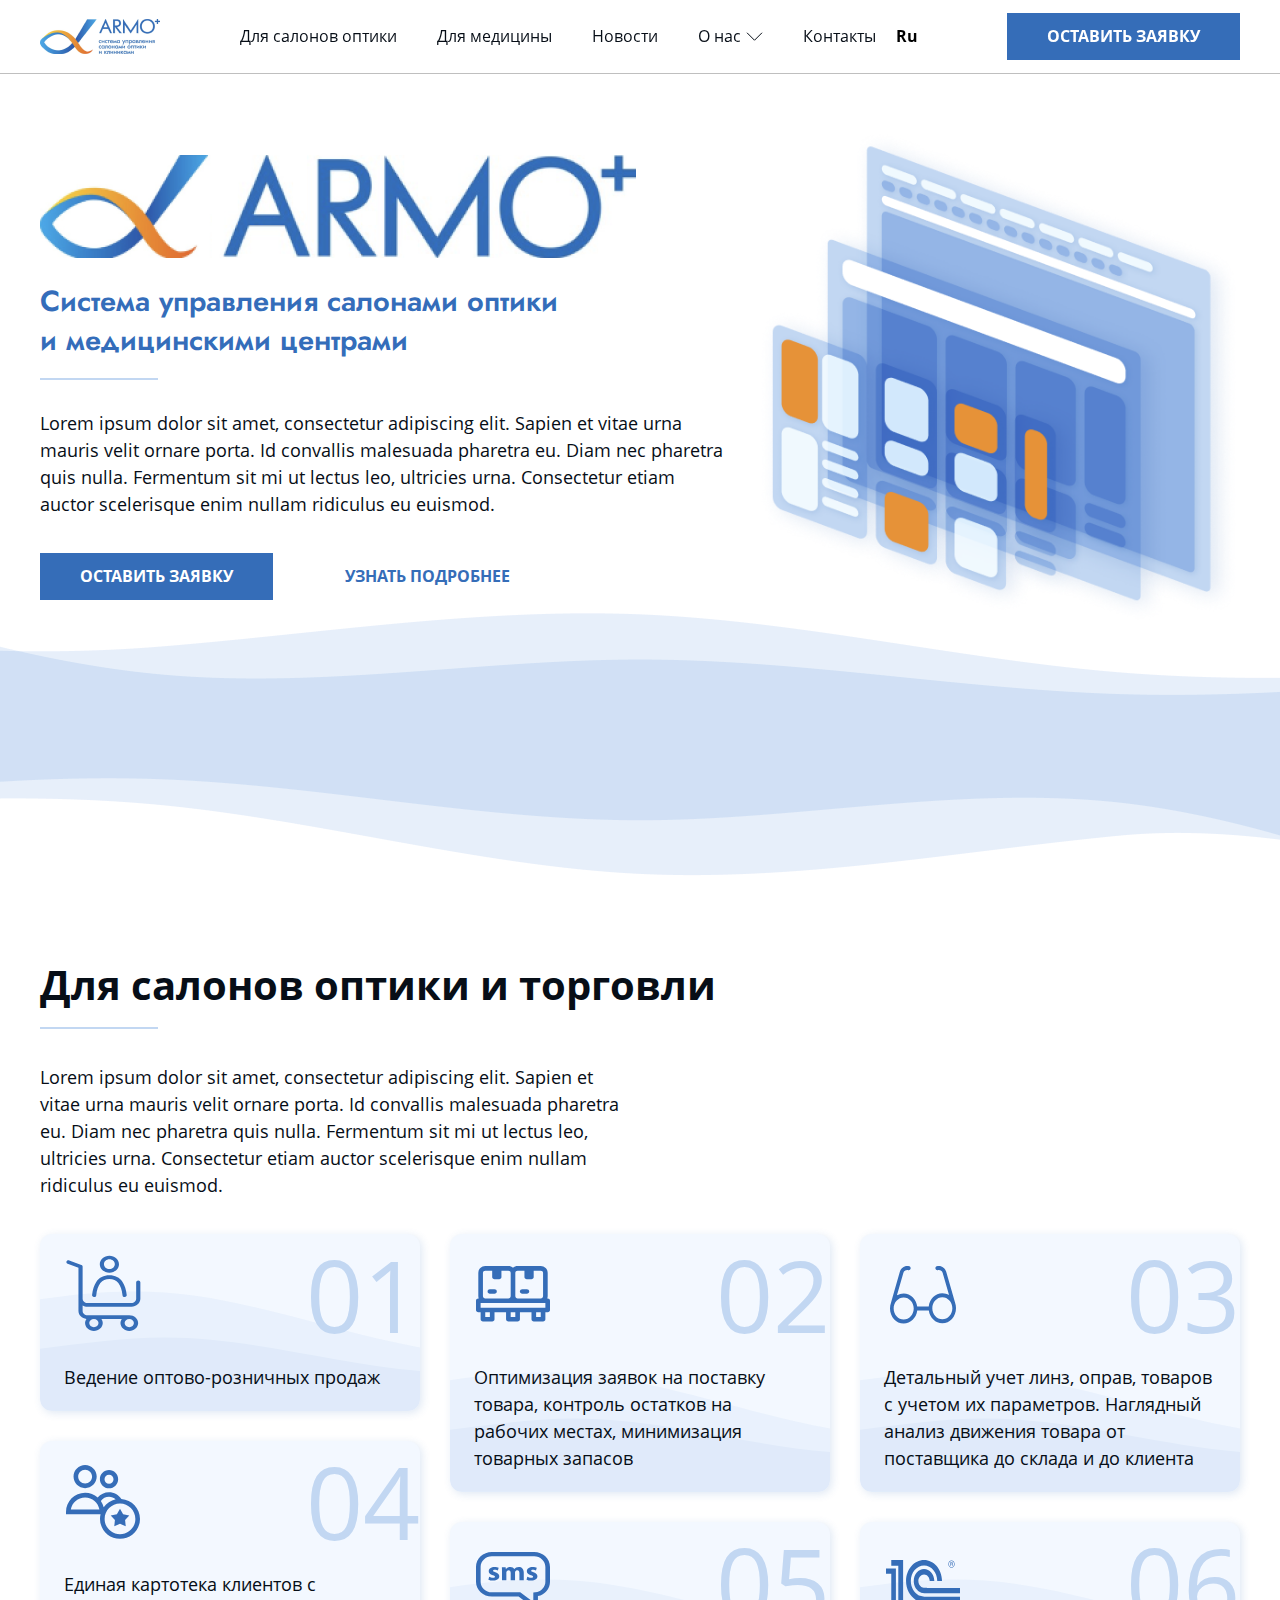
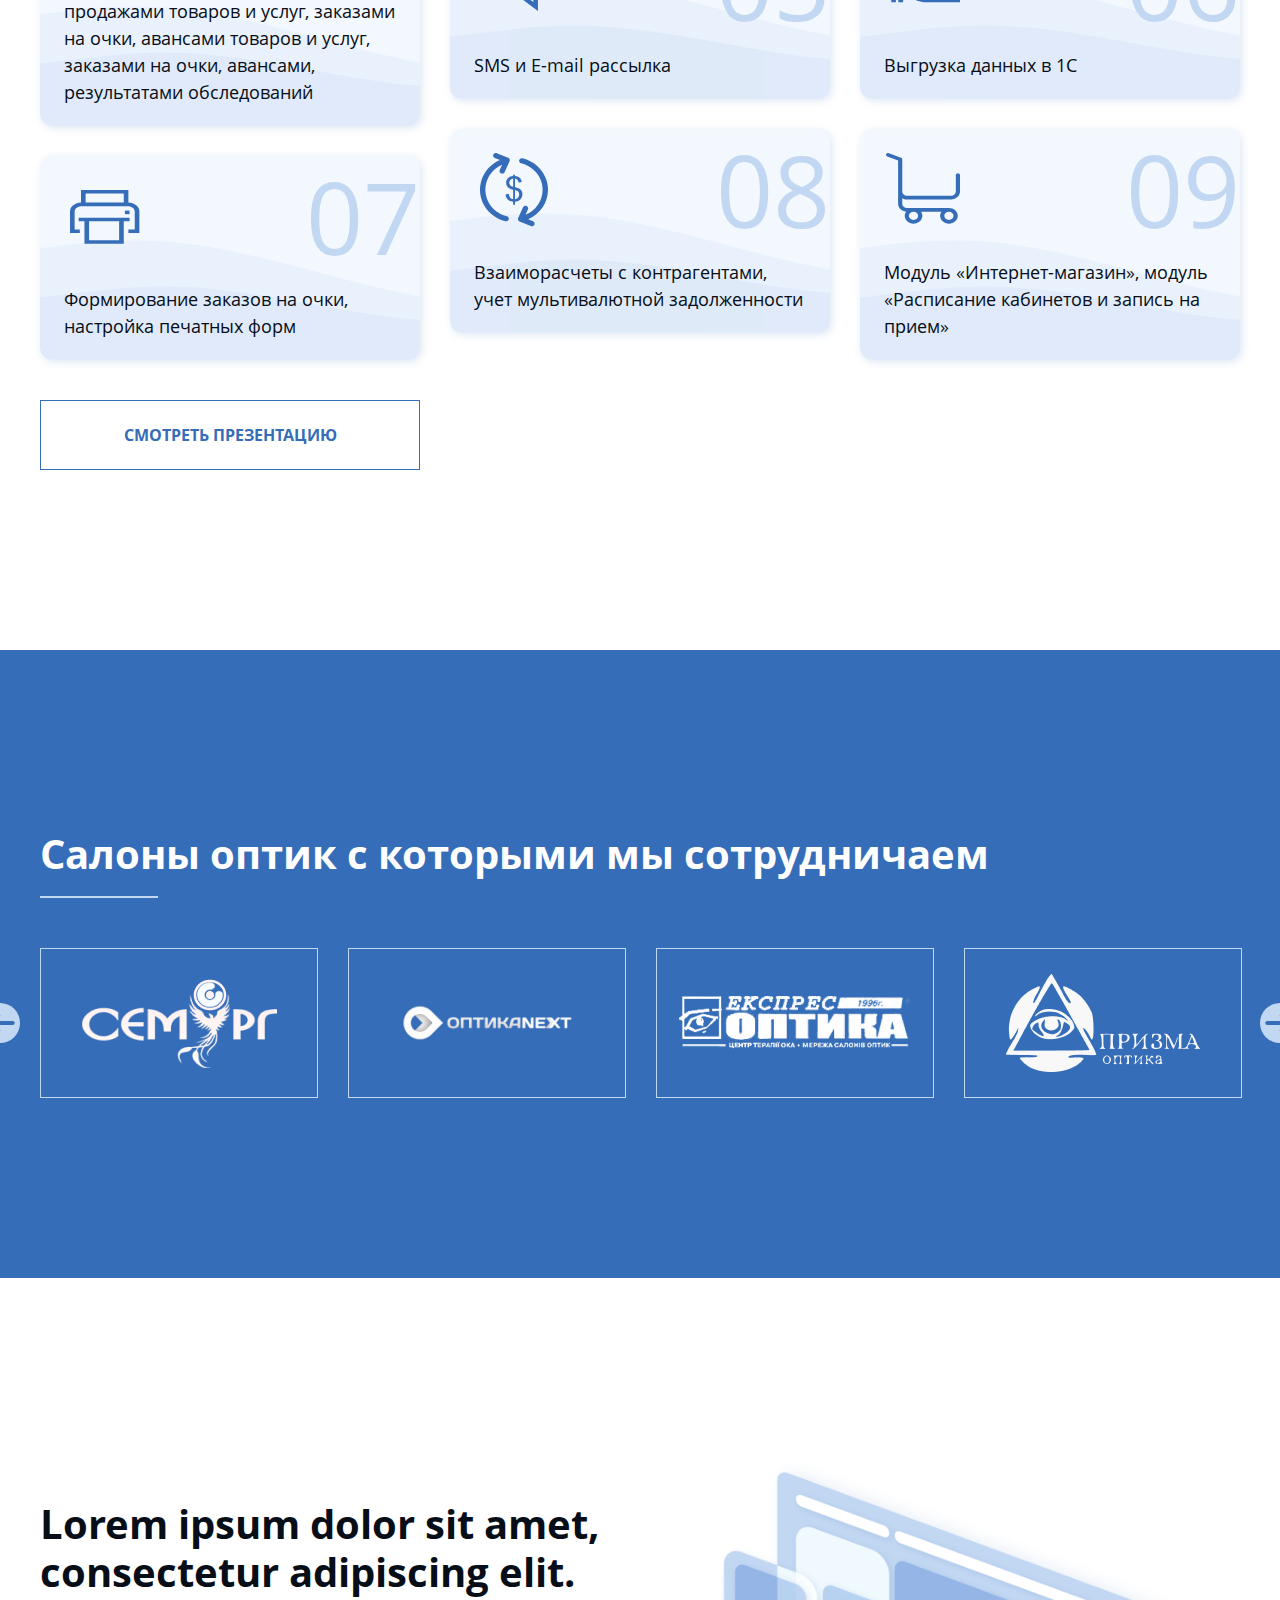
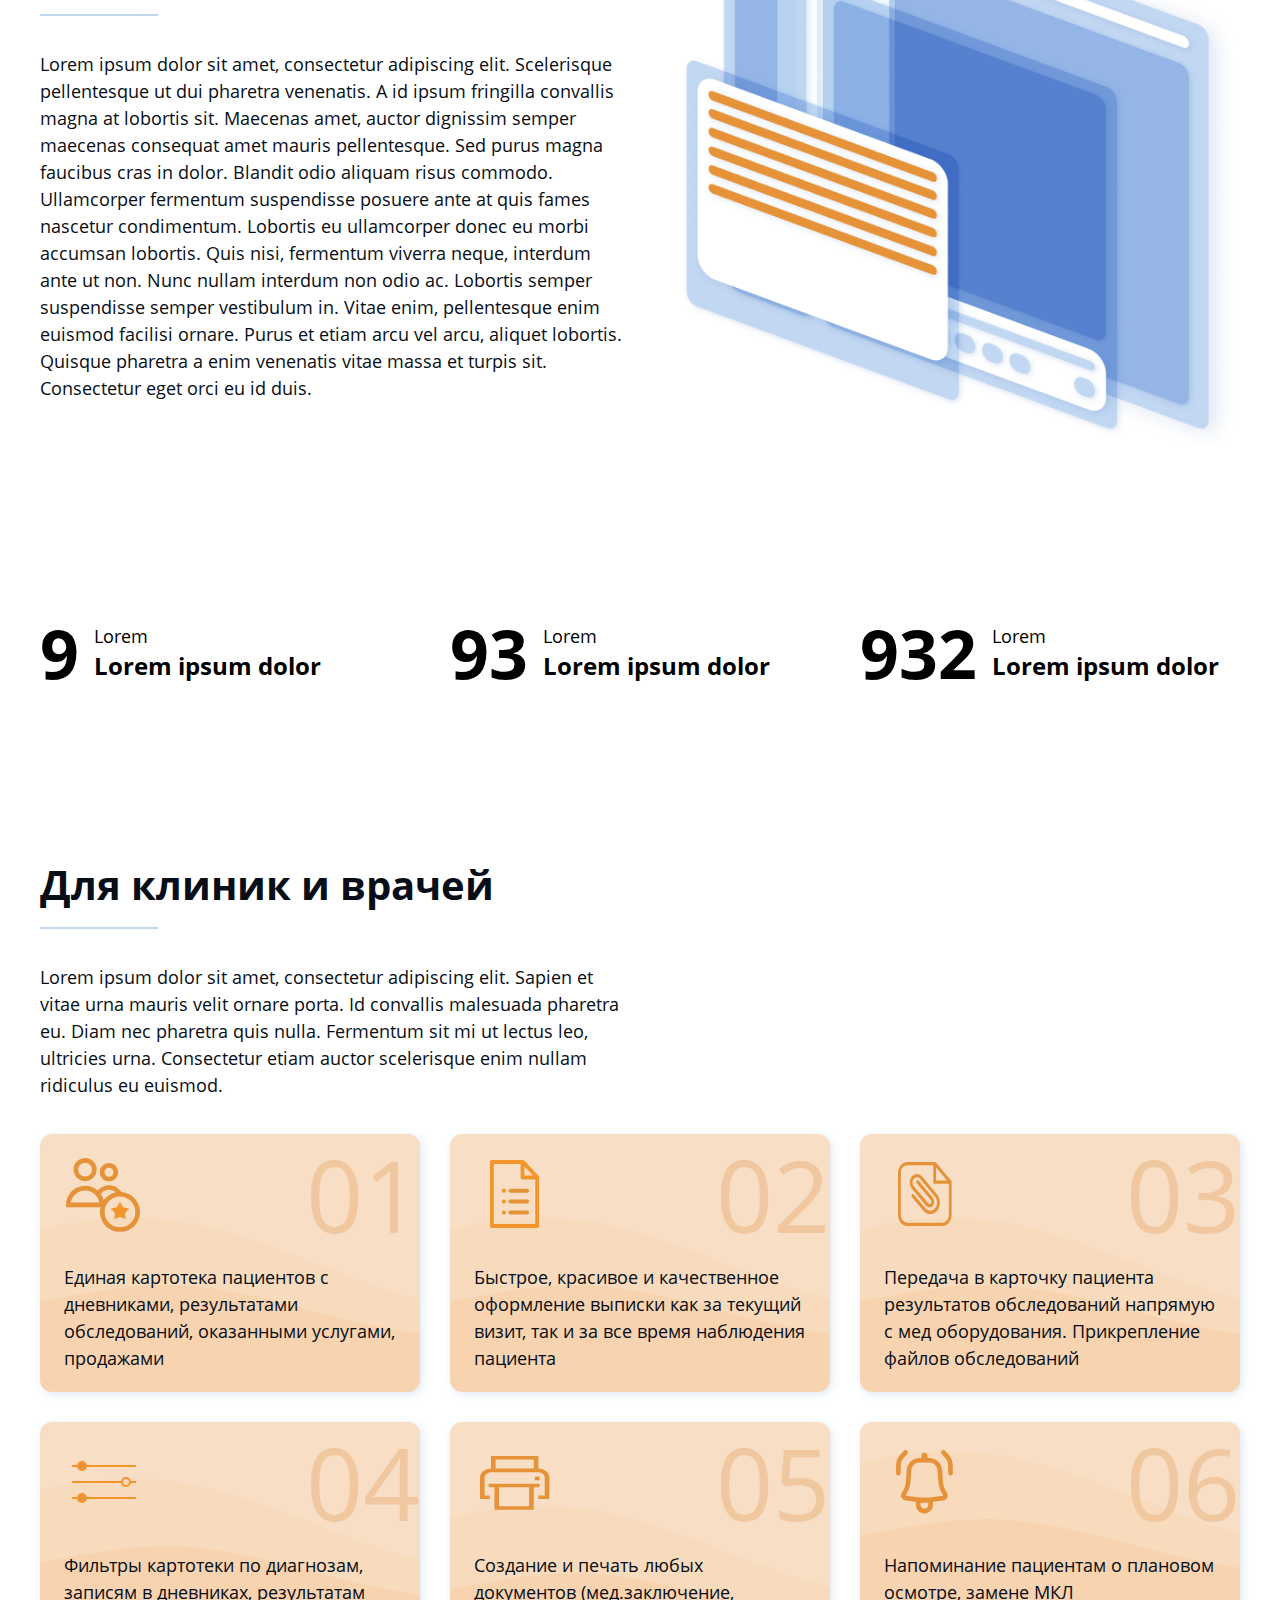
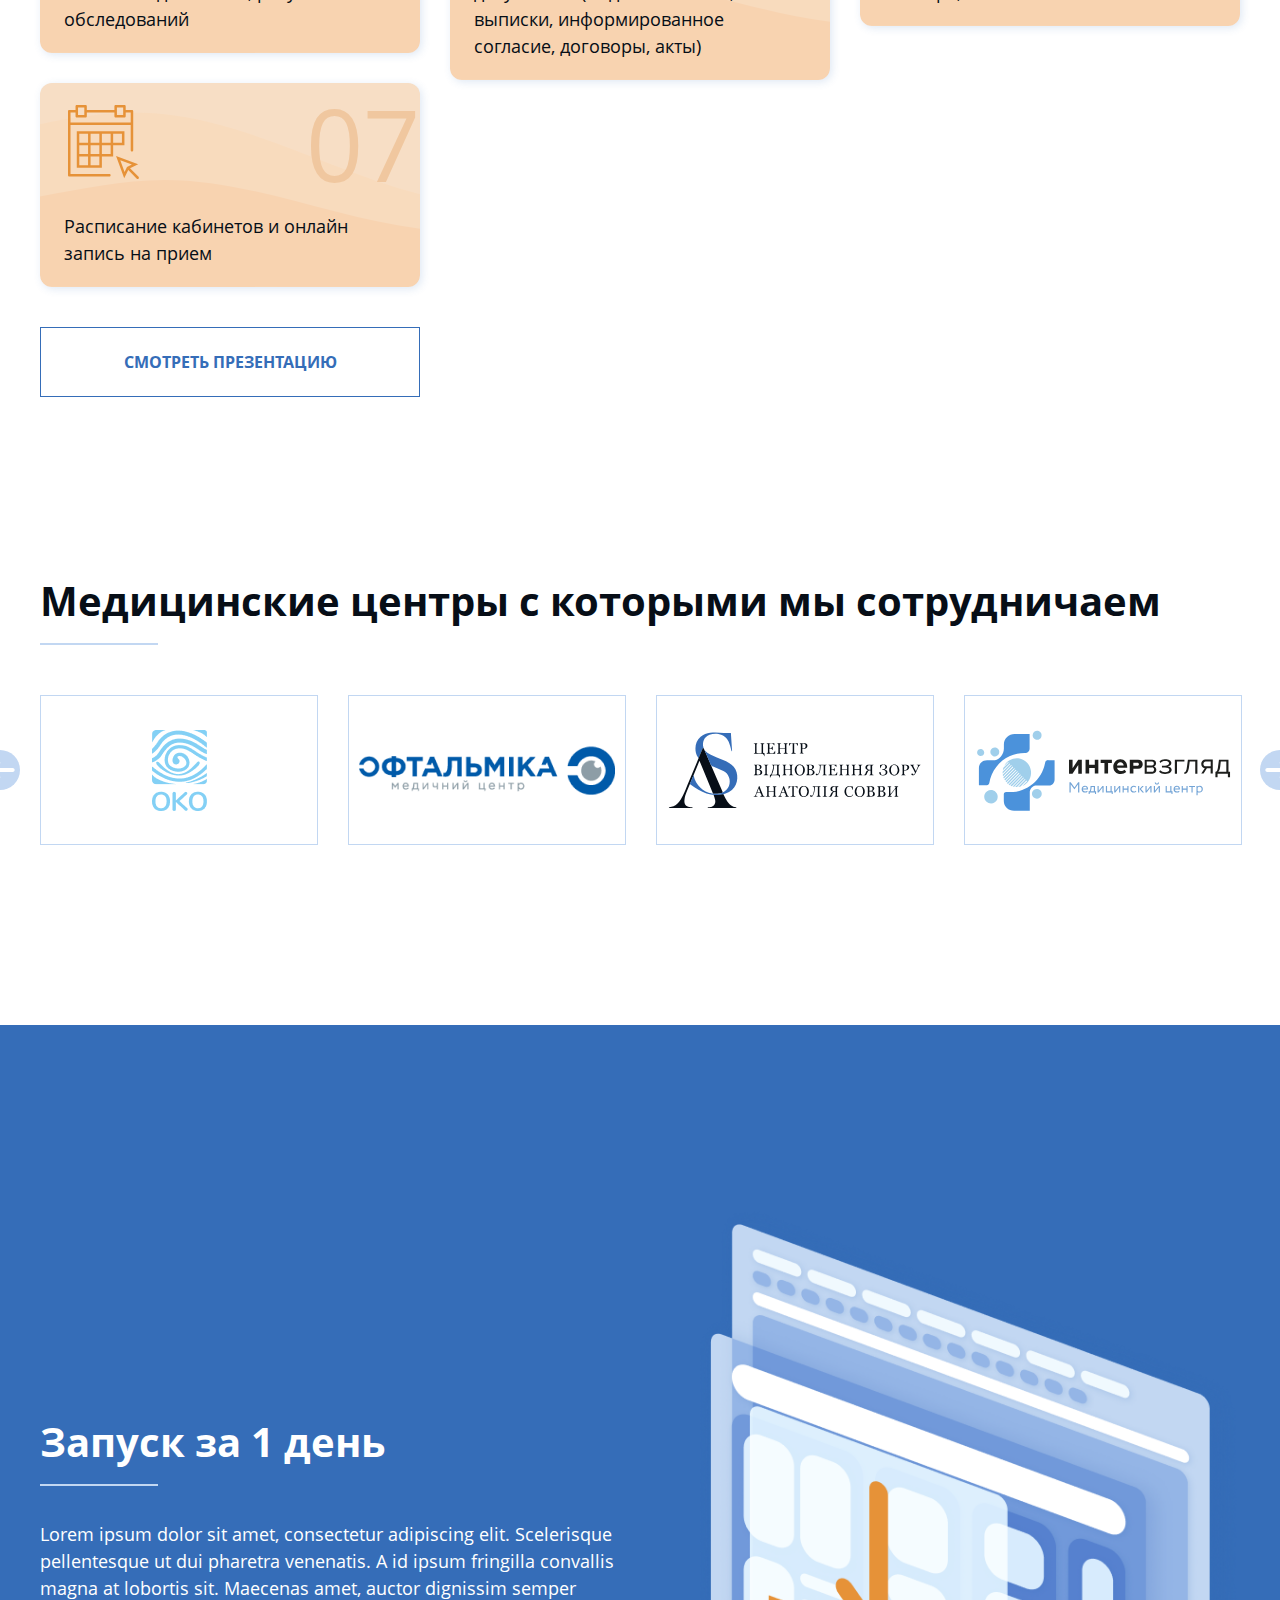
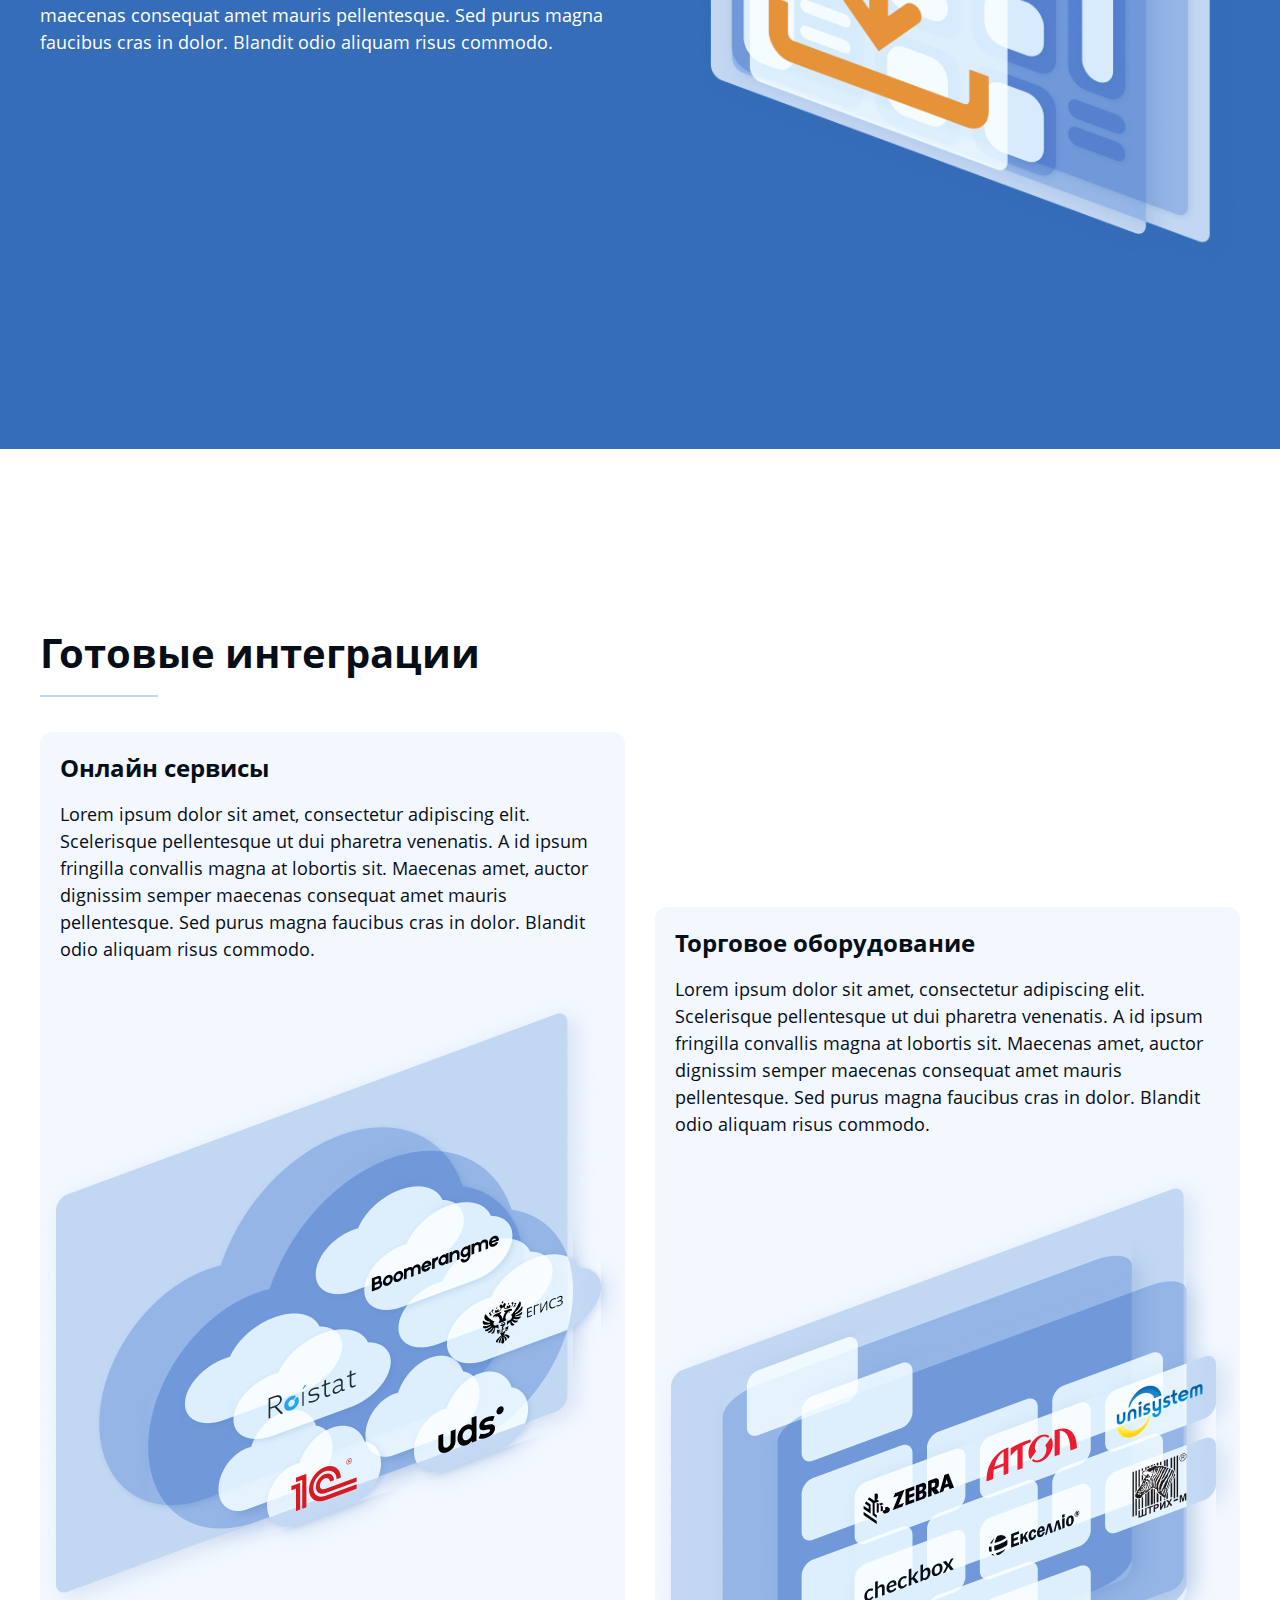
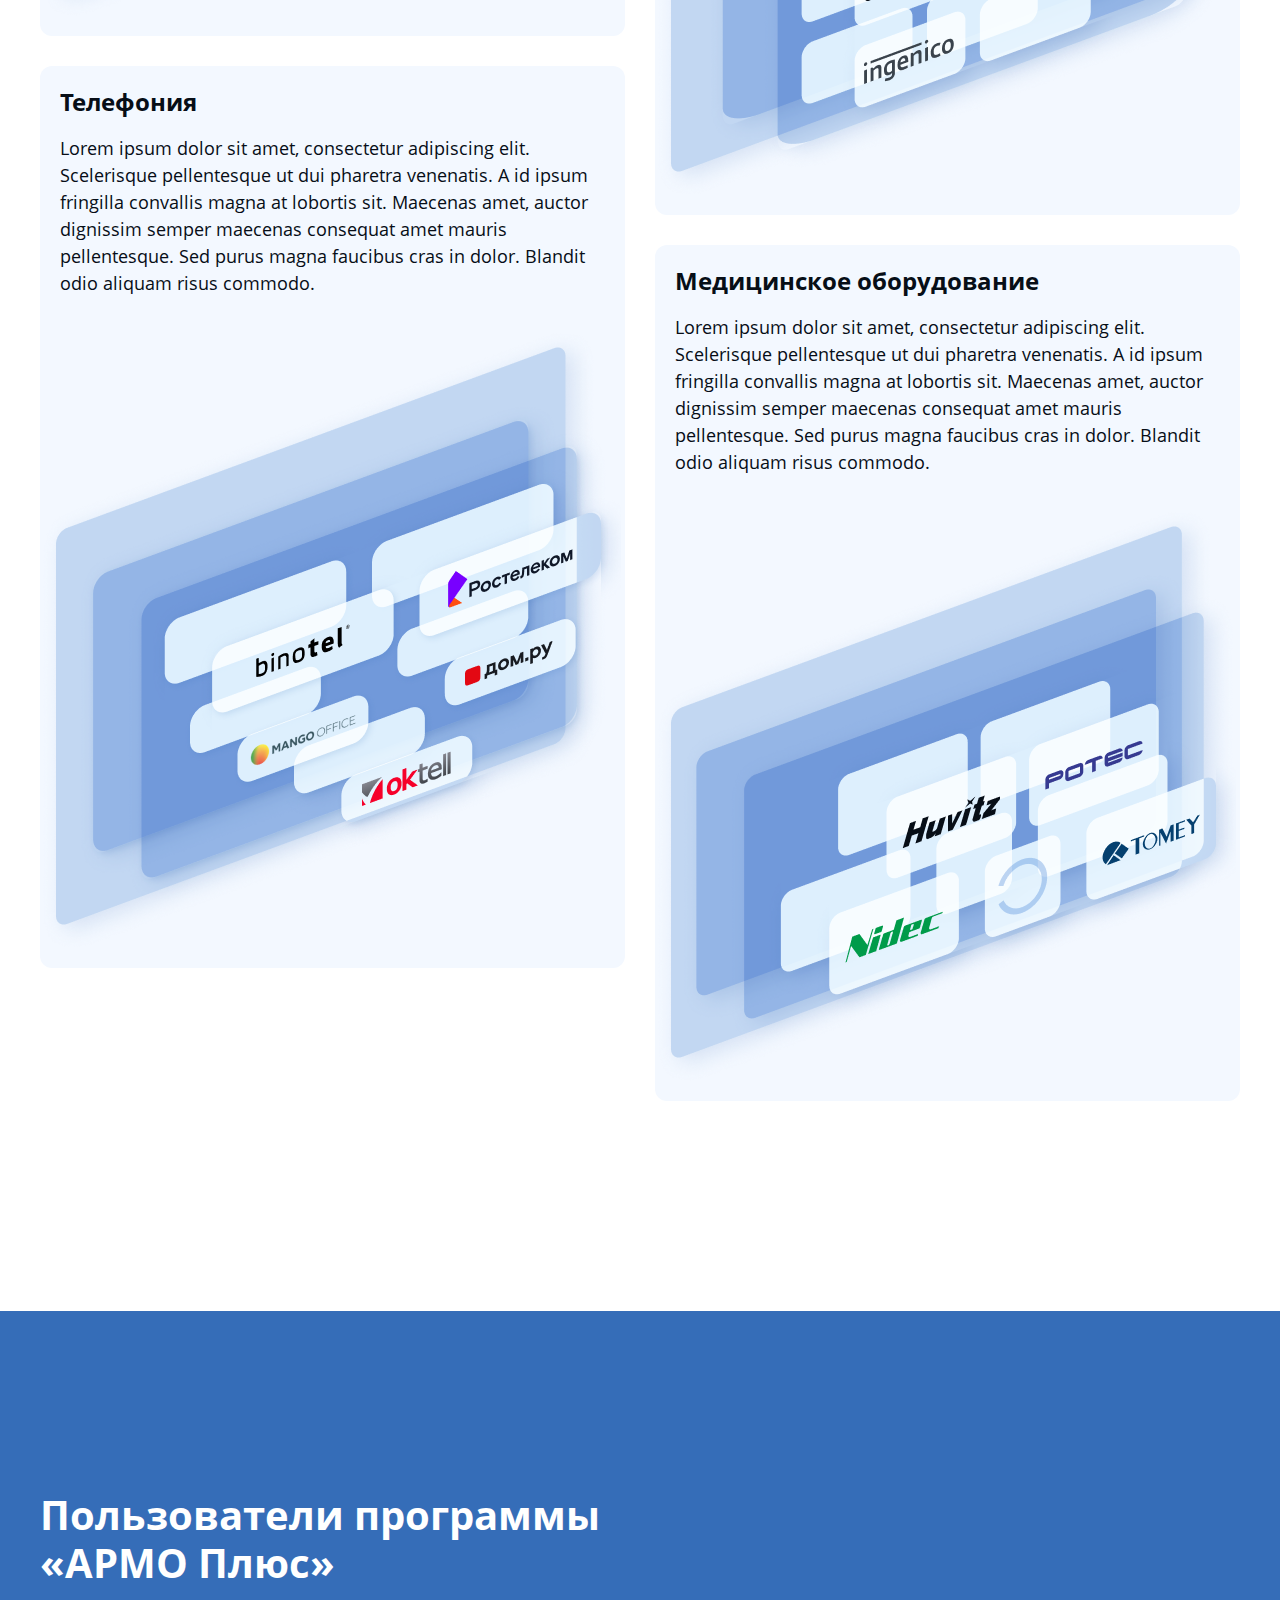
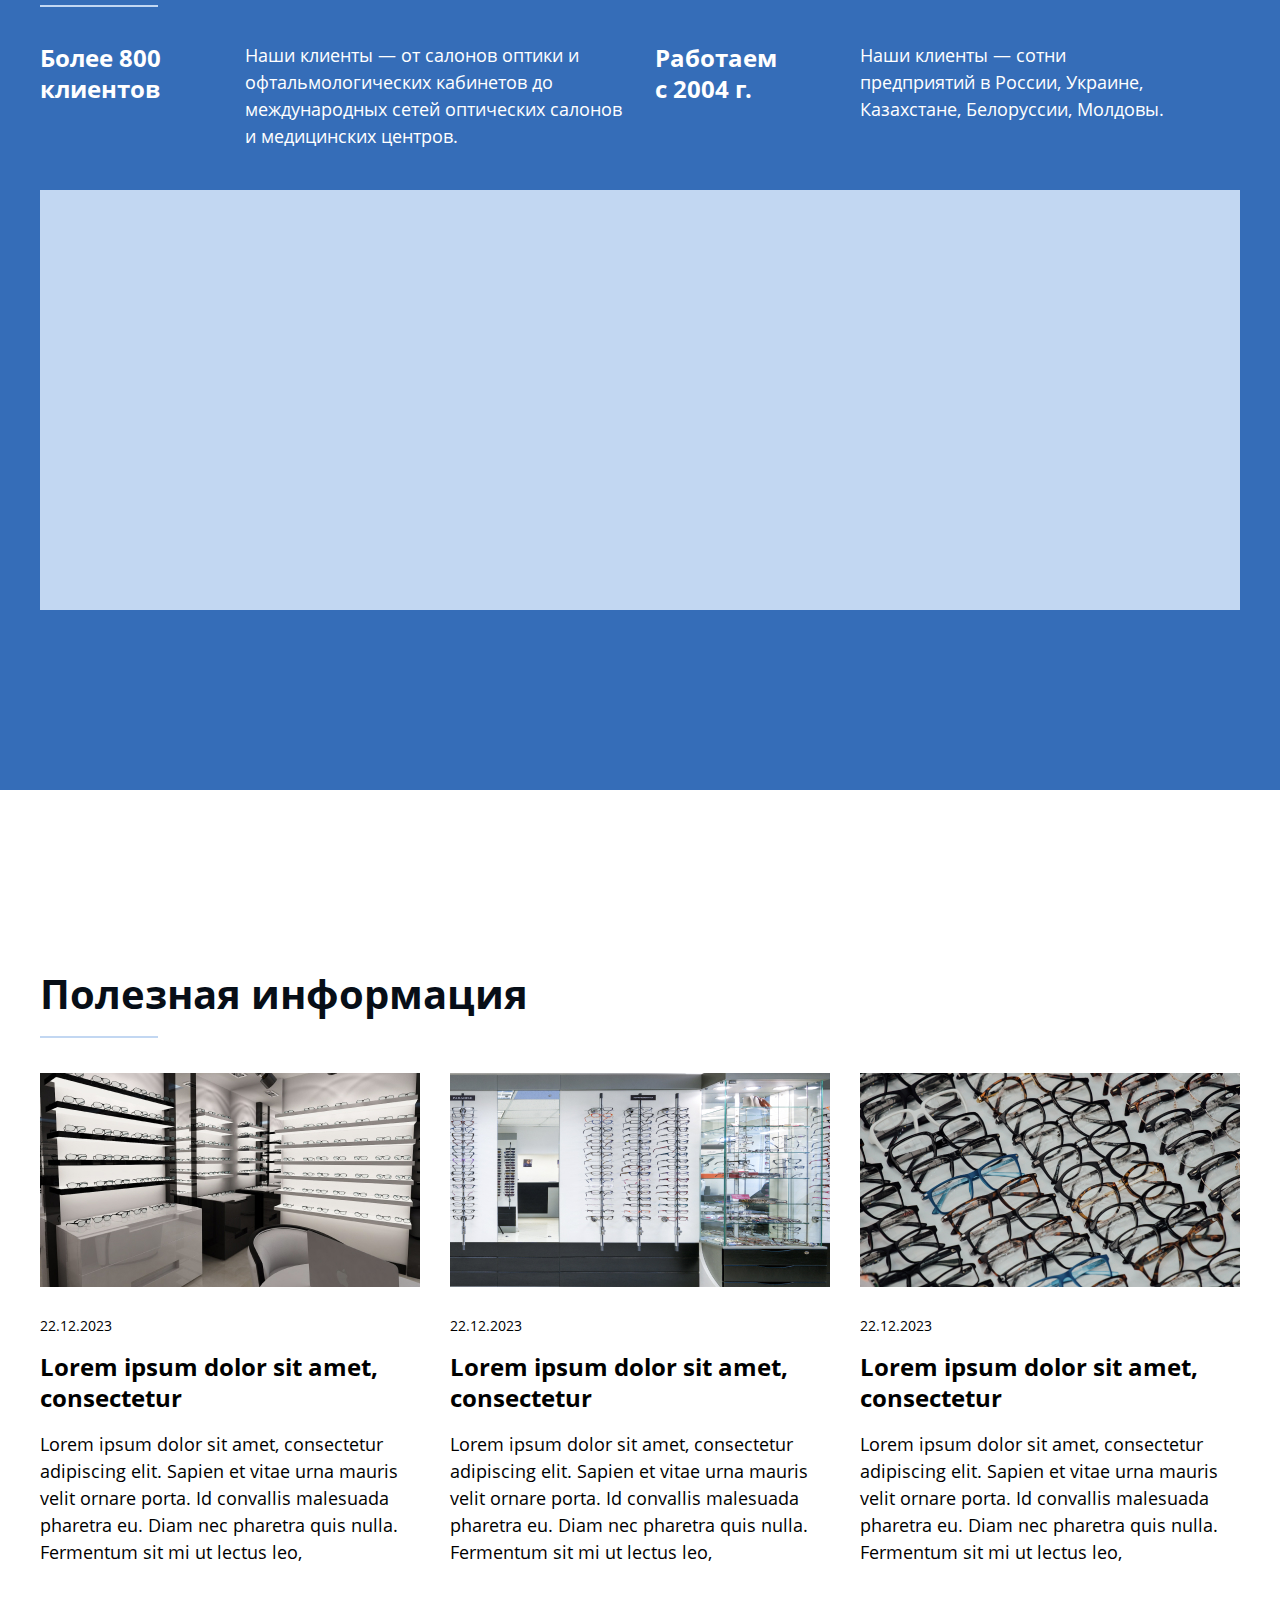
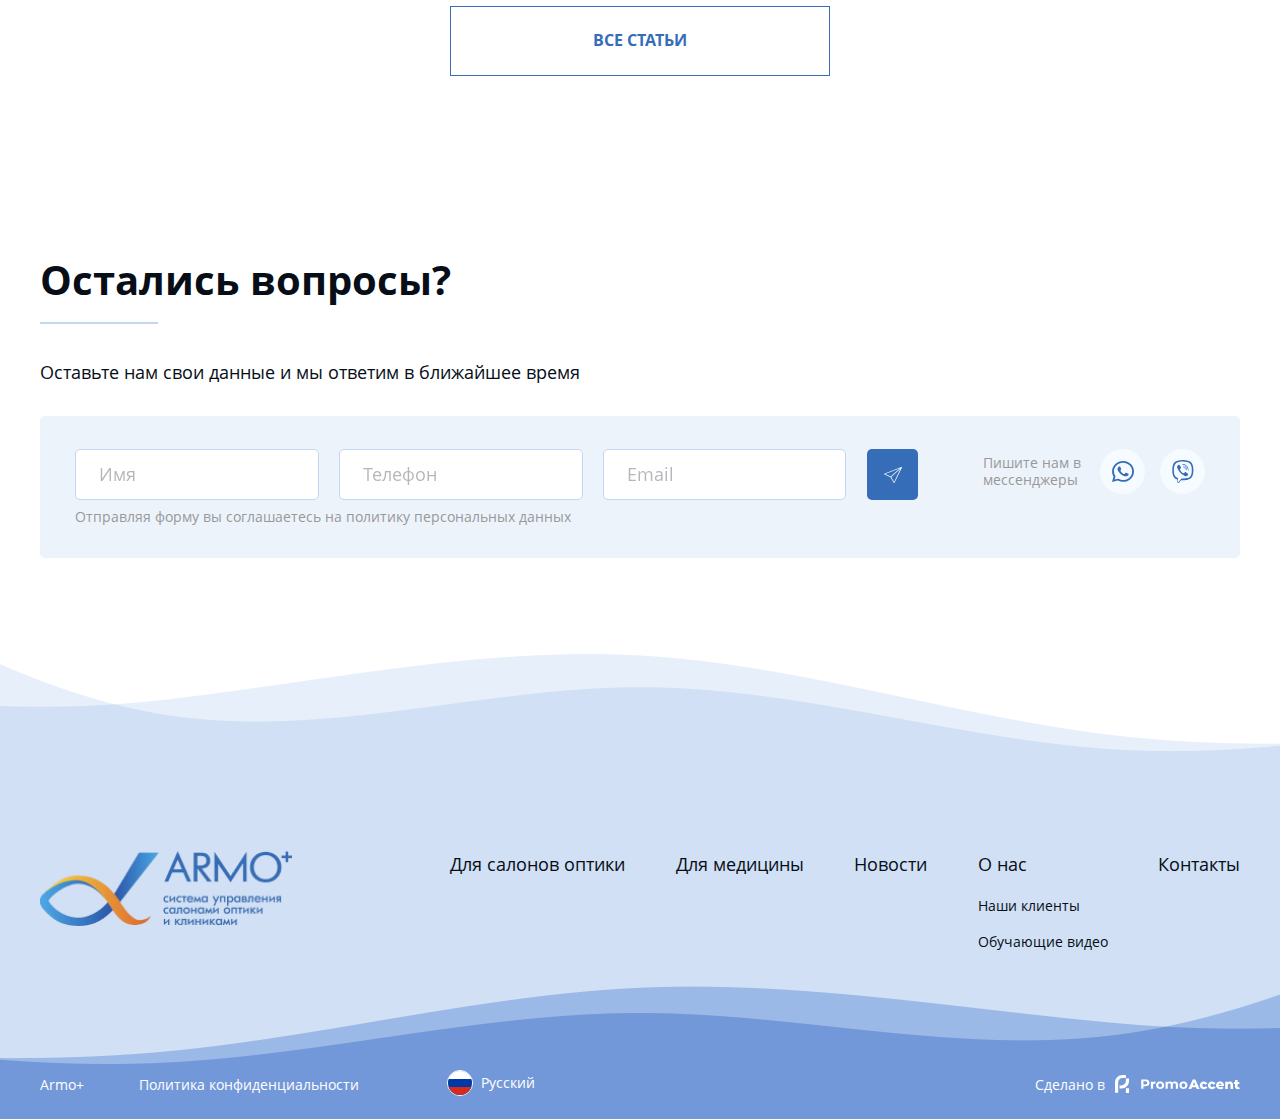
<file: index.html>
<!DOCTYPE html>
<!--[if lt IE 7]><html lang="ru" class="lt-ie9 lt-ie8 lt-ie7"><![endif]-->
<!--[if IE 7]><html lang="ru" class="lt-ie9 lt-ie8"><![endif]-->
<!--[if IE 8]><html lang="ru" class="lt-ie9"><![endif]-->
<!--[if gt IE 8]><!-->
<html lang="ru">
<!--<![endif]-->
<head>
	<meta charset="utf-8" />
	<title>Заголовок</title>
	<meta name="description" content="" />
	<meta http-equiv="X-UA-Compatible" content="IE=edge" />
	<meta name="viewport" content="width=device-width, initial-scale=1.0" />
	<meta name="format-detection" content="telephone=no" />
	<link rel="shortcut icon" href="favicon.png" />
	<link rel="stylesheet" href="libs/bootstrap/bootstrap-grid.css" />
	<link rel="stylesheet" href="libs/fontawesome-free-5.12.0-web/css/all.min.css" />
	<link rel="stylesheet" href="libs/fancybox/jquery.fancybox.css" />
	<link rel="stylesheet" href="libs/slick-1.5.9/slick/slick.css" />
	<link rel="stylesheet" href="libs/slick-1.5.9/slick/slick-theme.css" />
	<link rel="stylesheet" href="css/fonts.css" />
	<link rel="stylesheet" href="css/main.css?ver=1.4" />
	<link rel="stylesheet" href="css/media.css?ver=1.4" />
</head>
<body>

	<div class="wrapper">

		<header class="header">
			<div class="container">
				<div class="header__wrap">
					<a href="#" class="logo"> 
						<img src="img/logo.png" alt="alt">
					</a>
					<ul class="menu">
						<li><a href="#sect-step1">Для салонов оптики</a></li>
						<li><a href="#sect-step2">Для медицины</a></li>
						<li><a href="news.html">Новости</a></li>
						<li class="menu__haschild">
							<a href="about.html">О нас</a>
							<ul>
								<li><a href="clients.html">Наши клиенты</a></li>
								<li><a href="education.html">Обучающие видео</a></li>
							</ul>
						</li>
						<li><a href="contacts.html">Контакты</a></li>
					</ul>
					<div class="language-unit">
						<div class="language-unit__value">Ru</div>
					</div>
					<a href="#callback" class="btn-main fancybox">Оставить заявку</a>
					<span class="btn_nav">
						<span class='sandwich'>
							<span class='sw-topper'></span>
							<span class='sw-bottom'></span>
							<span class='sw-footer'></span>
						</span>
					</span>
				</div>
			</div>
			<div class="menu-mobile">
				<ul class="menu">
					<li><a href="#sect-step1">Для салонов оптики</a></li>
					<li><a href="#sect-step2">Для медицины</a></li>
					<li><a href="news.html">Новости</a></li>
					<li class="menu__haschild">
						<a href="about.html">О нас</a>
						<div class="menu__arrow"></div>
						<ul>
							<li><a href="clients.html">Наши клиенты</a></li>
							<li><a href="education.html">Обучающие видео</a></li>
						</ul>
					</li>
					<li><a href="contacts.html">Контакты</a></li>
				</ul>
				<div class="language-unit">
					<div class="language-unit__value">Ru</div>
				</div>
				<a href="#callback" class="btn-main fancybox">Оставить заявку</a>
			</div>
		</header>

		<section class="billbord">
			<div class="container">
				<div class="row align-items-center">
					<div class="col-lg-7">
						<div class="logo-big">
							<img src="img/logo_big.png" alt="alt">
						</div>
						<div class="title-middle">Система управления салонами оптики и медицинскими центрами</div>
						<p>Lorem ipsum dolor sit amet, consectetur adipiscing elit. Sapien et vitae urna mauris velit ornare porta. Id convallis malesuada pharetra eu. Diam nec pharetra quis nulla. Fermentum sit mi ut lectus leo, ultricies urna. Consectetur etiam auctor scelerisque enim nullam ridiculus eu euismod.</p>
						<div class="billbord__buttons">
							<a href="#callback" class="btn-main fancybox">оставить заявку</a>
							<a href="about.html" class="btn-main btn-main_white">Узнать подробнее</a>
						</div>
					</div>
					<div class="col-lg-5">
						<div class="billbord-image">
							<img src="img/billbord1.png" alt="alt">
						</div>
					</div>
				</div>
			</div>
		</section>

		<section class="steps section-main" id="sect-step1">
			<div class="container">
				<h2 class="title-section">Для салонов оптики и торговли</h2>
				<div class="row">
					<div class="col-lg-6">
						<p>Lorem ipsum dolor sit amet, consectetur adipiscing elit. Sapien et vitae urna mauris velit ornare porta. Id convallis malesuada pharetra eu. Diam nec pharetra quis nulla. Fermentum sit mi ut lectus leo, ultricies urna. Consectetur etiam auctor scelerisque enim nullam ridiculus eu euismod.</p>
					</div>
				</div>
				<div class="row row_steps">
					<div class="col-lg-4">
						<div class="item-step">
							<div class="item-step__head">
								<div class="item-step__icon">
									<img src="img/ic_step1.svg" alt="alt">
								</div>
								<div class="item-step__number">01</div>
							</div>
							<p>Ведение оптово-розничных продаж</p>
						</div>
						<div class="item-step">
							<div class="item-step__head">
								<div class="item-step__icon">
									<img src="img/ic_step4.svg" alt="alt">
								</div>
								<div class="item-step__number">04</div>
							</div>
							<p>Единая картотека клиентов с продажами товаров и услуг, заказами на очки, авансами товаров и услуг, заказами на очки, авансами, результатами обследований</p>
						</div>
						<div class="item-step">
							<div class="item-step__head">
								<div class="item-step__icon">
									<img src="img/ic_step7.svg" alt="alt">
								</div>
								<div class="item-step__number">07</div>
							</div>
							<p>Формирование заказов на очки, настройка печатных форм</p>
						</div>
					</div>
					<div class="col-lg-4">
						<div class="item-step">
							<div class="item-step__head">
								<div class="item-step__icon">
									<img src="img/ic_step2.svg" alt="alt">
								</div>
								<div class="item-step__number">02</div>
							</div>
							<p>Оптимизация заявок на поставку товара, контроль остатков на рабочих местах, минимизация товарных запасов</p>
						</div>
						<div class="item-step">
							<div class="item-step__head">
								<div class="item-step__icon">
									<img src="img/ic_step5.svg" alt="alt">
								</div>
								<div class="item-step__number">05</div>
							</div>
							<p>SMS и E-mail рассылка</p>
						</div>
						<div class="item-step">
							<div class="item-step__head">
								<div class="item-step__icon">
									<img src="img/ic_step8.svg" alt="alt">
								</div>
								<div class="item-step__number">08</div>
							</div>
							<p>Взаиморасчеты с контрагентами, учет мультивалютной задолженности</p>
						</div>
					</div>
					<div class="col-lg-4">
						<div class="item-step">
							<div class="item-step__head">
								<div class="item-step__icon">
									<img src="img/ic_step3.svg" alt="alt">
								</div>
								<div class="item-step__number">03</div>
							</div>
							<p>Детальный учет линз, оправ, товаров с учетом их параметров. Наглядный анализ движения товара от поставщика до склада и до клиента</p>
						</div>
						<div class="item-step">
							<div class="item-step__head">
								<div class="item-step__icon">
									<img src="img/ic_step6.svg" alt="alt">
								</div>
								<div class="item-step__number">06</div>
							</div>
							<p>Выгрузка данных в 1С</p>
						</div>
						<div class="item-step">
							<div class="item-step__head">
								<div class="item-step__icon">
									<img src="img/ic_step9.svg" alt="alt">
								</div>
								<div class="item-step__number">09</div>
							</div>
							<p>Модуль «Интернет-магазин», модуль «Расписание кабинетов и запись на прием»</p>
						</div>
					</div>
				</div>
				<div class="row">
					<div class="col-lg-4">
						<a href="https://www.youtube.com/embed/E8d_JvMpoY4" class="btn-main btn-main_page  fancybox fancybox.iframe">Смотреть презентацию</a>
					</div>
				</div>
			</div>
		</section>

		<section class="partners section-main_blue section-main">
			<div class="container">
				<h2 class="title-section">Салоны оптик с которыми мы сотрудничаем</h2>
				<ul class="slider-partners">
					<li>
						<div class="item-partner">
							<img src="img/partner1.png" alt="alt">
						</div>
					</li>
					<li>
						<div class="item-partner">
							<img src="img/partner2.png" alt="alt">
						</div>
					</li>
					<li>
						<div class="item-partner">
							<img src="img/partner3.png" alt="alt">
						</div>
					</li>
					<li>
						<div class="item-partner">
							<img src="img/partner4.png" alt="alt">
						</div>
					</li>
					<li>
						<div class="item-partner">
							<img src="img/partner1.png" alt="alt">
						</div>
					</li>
				</ul>
			</div>
		</section>

		<section class="section-main">
			<div class="container">
				<div class="row align-items-center">
					<div class="col-lg-6">
						<h2 class="title-section">Lorem ipsum dolor sit amet, consectetur adipiscing elit.</h2>
						<p>Lorem ipsum dolor sit amet, consectetur adipiscing elit. Scelerisque pellentesque ut dui pharetra venenatis. A id ipsum fringilla convallis magna at lobortis sit. Maecenas amet, auctor dignissim semper maecenas consequat amet mauris pellentesque. Sed purus magna faucibus cras in dolor. Blandit odio aliquam risus commodo. Ullamcorper fermentum suspendisse posuere ante at quis fames nascetur condimentum. Lobortis eu ullamcorper donec eu morbi accumsan lobortis. Quis nisi, fermentum viverra neque, interdum ante ut non. Nunc nullam interdum non odio ac. Lobortis semper suspendisse semper vestibulum in. Vitae enim, pellentesque enim euismod facilisi ornare. Purus et etiam arcu vel arcu, aliquet lobortis. Quisque pharetra a enim venenatis vitae massa et turpis sit. Consectetur eget orci eu id duis.</p>
					</div>
					<div class="col-lg-6">
						<div class="image">
							<img src="img/image1.png" alt="alt">
						</div>
					</div>
				</div>
			</div>
		</section>

		<section class="numbers section-main">
			<div class="container">
				<div class="row">
					<div class="col-lg-4">
						<div class="item-number">
							<div class="item-number__value">9</div>
							<div class="item-number__content">
								<p>Lorem</p>
								<div class="title-min">Lorem ipsum dolor</div>
							</div>
						</div>
					</div>
					<div class="col-lg-4">
						<div class="item-number">
							<div class="item-number__value">93</div>
							<div class="item-number__content">
								<p>Lorem</p>
								<div class="title-min">Lorem ipsum dolor</div>
							</div>
						</div>
					</div>
					<div class="col-lg-4">
						<div class="item-number">
							<div class="item-number__value">932</div>
							<div class="item-number__content">
								<p>Lorem</p>
								<div class="title-min">Lorem ipsum dolor</div>
							</div>
						</div>
					</div>
				</div>
			</div>
		</section>

		<section class="steps steps_page section-main" id="sect-step2">
			<div class="container">
				<h2 class="title-section">Для клиник и врачей</h2>
				<div class="row">
					<div class="col-lg-6">
						<p>Lorem ipsum dolor sit amet, consectetur adipiscing elit. Sapien et vitae urna mauris velit ornare porta. Id convallis malesuada pharetra eu. Diam nec pharetra quis nulla. Fermentum sit mi ut lectus leo, ultricies urna. Consectetur etiam auctor scelerisque enim nullam ridiculus eu euismod.</p>
					</div>
				</div>
				<div class="row row_steps">
					<div class="col-lg-4">
						<div class="item-step item-step_page">
							<div class="item-step__head">
								<div class="item-step__icon">
									<img src="img/ic_step1_1.svg" alt="alt">
								</div>
								<div class="item-step__number">01</div>
							</div>
							<p>Единая картотека пациентов с дневниками, результатами обследований, оказанными услугами, продажами</p>
						</div>
						<div class="item-step item-step_page">
							<div class="item-step__head">
								<div class="item-step__icon">
									<img src="img/ic_step4_1.svg" alt="alt">
								</div>
								<div class="item-step__number">04</div>
							</div>
							<p>Фильтры картотеки по диагнозам, записям в дневниках, результатам обследований</p>
						</div>
						<div class="item-step item-step_page">
							<div class="item-step__head">
								<div class="item-step__icon">
									<img src="img/ic_step7_1.svg" alt="alt">
								</div>
								<div class="item-step__number">07</div>
							</div>
							<p>Расписание кабинетов и онлайн запись на прием</p>
						</div>
					</div>
					<div class="col-lg-4">
						<div class="item-step item-step_page">
							<div class="item-step__head">
								<div class="item-step__icon">
									<img src="img/ic_step2_1.svg" alt="alt">
								</div>
								<div class="item-step__number">02</div>
							</div>
							<p>Быстрое, красивое и качественное оформление выписки как за текущий визит, так и за все время наблюдения пациента</p>
						</div>
						<div class="item-step item-step_page">
							<div class="item-step__head">
								<div class="item-step__icon">
									<img src="img/ic_step5_1.svg" alt="alt">
								</div>
								<div class="item-step__number">05</div>
							</div>
							<p>Создание и печать любых документов (мед.заключение, выписки, информированное согласие, договоры, акты)</p>
						</div>
					</div>
					<div class="col-lg-4">
						<div class="item-step item-step_page">
							<div class="item-step__head">
								<div class="item-step__icon">
									<img src="img/ic_step3_1.svg" alt="alt">
								</div>
								<div class="item-step__number">03</div>
							</div>
							<p>Передача в карточку пациента результатов обследований напрямую с мед оборудования. Прикрепление файлов обследований</p>
						</div>
						<div class="item-step item-step_page">
							<div class="item-step__head">
								<div class="item-step__icon">
									<img src="img/ic_step6_1.svg" alt="alt">
								</div>
								<div class="item-step__number">06</div>
							</div>
							<p>Напоминание пациентам о плановом осмотре, замене МКЛ</p>
						</div>
					</div>
				</div>
				<div class="row">
					<div class="col-lg-4">
						<a href="https://www.youtube.com/embed/E8d_JvMpoY4" class="btn-main btn-main_page  fancybox fancybox.iframe">Смотреть презентацию</a>
					</div>
				</div>
			</div>
		</section>

		<section class="partners partners_page section-main">
			<div class="container">
				<h2 class="title-section">Медицинские центры с которыми мы сотрудничаем</h2>
				<ul class="slider-partners">
					<li>
						<div class="item-partner">
							<img src="img/partner1_1.png" alt="alt">
						</div>
					</li>
					<li>
						<div class="item-partner">
							<img src="img/partner2_1.png" alt="alt">
						</div>
					</li>
					<li>
						<div class="item-partner">
							<img src="img/partner3_1.svg" alt="alt">
						</div>
					</li>
					<li>
						<div class="item-partner">
							<img src="img/partner4_1.svg" alt="alt">
						</div>
					</li>
					<li>
						<div class="item-partner">
							<img src="img/partner1_1.png" alt="alt">
						</div>
					</li>
				</ul>
			</div>
		</section>

		<section class="section-main section-main_blue">
			<div class="container">
				<div class="row align-items-center">
					<div class="col-lg-6">
						<h2 class="title-section">Запуск за 1 день</h2>
						<p>Lorem ipsum dolor sit amet, consectetur adipiscing elit. Scelerisque pellentesque ut dui pharetra venenatis. A id ipsum fringilla convallis magna at lobortis sit. Maecenas amet, auctor dignissim semper maecenas consequat amet mauris pellentesque. Sed purus magna faucibus cras in dolor. Blandit odio aliquam risus commodo.</p>
					</div>
					<div class="col-lg-6">
						<div class="image">
							<img src="img/image2.png" alt="alt">
						</div>
					</div>
				</div>
			</div>
		</section>

		<section class="integrations section-main">
			<div class="container">
				<h2 class="title-section">Готовые интеграции</h2>
				<div class="row row_integrations">
					<div class="col-lg-6">
						<div class="item-integration">
							<div class="title-min">Онлайн сервисы</div>
							<p>Lorem ipsum dolor sit amet, consectetur adipiscing elit. Scelerisque pellentesque ut dui pharetra venenatis. A id ipsum fringilla convallis magna at lobortis sit. Maecenas amet, auctor dignissim semper maecenas consequat amet mauris pellentesque. Sed purus magna faucibus cras in dolor. Blandit odio aliquam risus commodo.</p>
							<div class="item-integration__image">
								<img src="img/integration1.png" alt="alt">
							</div>
						</div>
						<div class="item-integration">
							<div class="title-min">Телефония</div>
							<p>Lorem ipsum dolor sit amet, consectetur adipiscing elit. Scelerisque pellentesque ut dui pharetra venenatis. A id ipsum fringilla convallis magna at lobortis sit. Maecenas amet, auctor dignissim semper maecenas consequat amet mauris pellentesque. Sed purus magna faucibus cras in dolor. Blandit odio aliquam risus commodo.</p>
							<div class="item-integration__image">
								<img src="img/integration2.png" alt="alt">
							</div>
						</div>
					</div>
					<div class="col-lg-6">
						<div class="item-integration">
							<div class="title-min">Торговое оборудование</div>
							<p>Lorem ipsum dolor sit amet, consectetur adipiscing elit. Scelerisque pellentesque ut dui pharetra venenatis. A id ipsum fringilla convallis magna at lobortis sit. Maecenas amet, auctor dignissim semper maecenas consequat amet mauris pellentesque. Sed purus magna faucibus cras in dolor. Blandit odio aliquam risus commodo.</p>
							<div class="item-integration__image">
								<img src="img/integration3.png" alt="alt">
							</div>
						</div>
						<div class="item-integration">
							<div class="title-min">Медицинское оборудование</div>
							<p>Lorem ipsum dolor sit amet, consectetur adipiscing elit. Scelerisque pellentesque ut dui pharetra venenatis. A id ipsum fringilla convallis magna at lobortis sit. Maecenas amet, auctor dignissim semper maecenas consequat amet mauris pellentesque. Sed purus magna faucibus cras in dolor. Blandit odio aliquam risus commodo.</p>
							<div class="item-integration__image">
								<img src="img/integration4.png" alt="alt">
							</div>
						</div>
					</div>
				</div>
			</div>
		</section>

		<section class="clients section-main section-main_blue">
			<div class="container">
				<h2 class="title-section">Пользователи программы «АРМО Плюс»</h2>
				<div class="row">
					<div class="col-lg-2">
						<div class="title-min">Более 800 клиентов</div>
					</div>
					<div class="col-lg-4">
						<p>Наши клиенты — от салонов оптики и офтальмологических кабинетов до международных сетей оптических салонов и медицинских центров.</p>
					</div>
					<div class="col-lg-2">
						<div class="title-min">Работаем <br>с 2004 г.</div>
					</div>
					<div class="col-lg-4 clients__right">
						<p>Наши клиенты — сотни предприятий в России, Украине, Казахстане, Белоруссии, Молдовы.</p>
					</div>
				</div>
				<div id="map"></div>
			</div>
		</section>

		<section class="section-main">
			<div class="container">
				<h2 class="title-section">Полезная информация</h2>
				<div class="row row_news">
					<div class="col-lg-4 col-md-6">
						<div class="item-news">
							<div class="item-news__image">
								<img src="img/news1.jpg" alt="alt">
							</div>
							<div class="item-news__date">22.12.2023</div>
							<a href="#" class="title-min">Lorem ipsum dolor sit amet, consectetur</a>
							<p>Lorem ipsum dolor sit amet, consectetur adipiscing elit. Sapien et vitae urna mauris velit ornare porta. Id convallis malesuada pharetra eu. Diam nec pharetra quis nulla. Fermentum sit mi ut lectus leo, </p>
						</div>
					</div>
					<div class="col-lg-4 col-md-6">
						<div class="item-news">
							<div class="item-news__image">
								<img src="img/news2.jpg" alt="alt">
							</div>
							<div class="item-news__date">22.12.2023</div>
							<a href="#" class="title-min">Lorem ipsum dolor sit amet, consectetur</a>
							<p>Lorem ipsum dolor sit amet, consectetur adipiscing elit. Sapien et vitae urna mauris velit ornare porta. Id convallis malesuada pharetra eu. Diam nec pharetra quis nulla. Fermentum sit mi ut lectus leo, </p>
						</div>
					</div>
					<div class="col-lg-4 col-md-6">
						<div class="item-news">
							<div class="item-news__image">
								<img src="img/news3.jpg" alt="alt">
							</div>
							<div class="item-news__date">22.12.2023</div>
							<a href="#" class="title-min">Lorem ipsum dolor sit amet, consectetur</a>
							<p>Lorem ipsum dolor sit amet, consectetur adipiscing elit. Sapien et vitae urna mauris velit ornare porta. Id convallis malesuada pharetra eu. Diam nec pharetra quis nulla. Fermentum sit mi ut lectus leo, </p>
						</div>
					</div>
				</div>
				<div class="bottom-button">
					<a href="news.html" class="btn-main btn-main_page">Все статьи</a>
				</div>
			</div>
		</section>

		<section class="consultation section-main">
			<div class="container">
				<h2 class="title-section">Остались вопросы?</h2>
				<p>Оставьте нам свои данные и мы ответим в ближайшее время</p>
				<div class="consultation-block">
					<div class="row">
						<div class="col-lg-9">
							<form>
								<div class="consultation-block__form">
									<div class="row">
										<div class="col-md-4">
											<div class="item-form">
												<input type="text" placeholder="Имя" required="required">
											</div>
										</div>
										<div class="col-md-4">
											<div class="item-form">
												<input type="text" placeholder="Телефон" class="input-phone" required="required">
											</div>
										</div>
										<div class="col-md-4">
											<div class="item-form">
												<input type="email" placeholder="Email" required="required">
											</div>
										</div>
									</div>
									<button class="btn-icon"><img src="img/ic_send.svg" alt="alt"></button>
								</div>
								<div class="text-min">Отправляя форму вы соглашаетесь на политику персональных данных</div>
							</form>
						</div>
						<div class="col-lg-3">
							<div class="social-wrap">
								<div class="text-min">Пишите нам в мессенджеры</div>
								<ul class="social-list">
									<li><a href="#"><img src="img/ic_soc1.svg" alt="alt"></a></li>
									<li><a href="#"><img src="img/ic_soc2.svg" alt="alt"></a></li>
								</ul>
							</div>
						</div>
					</div>
				</div>
			</div>
		</section>

		<footer class="footer">
			<div class="container">
				<div class="row">
					<div class="col-lg-4">
						<a href="#" class="logo">
							<img src="img/logo2.png" alt="alt">
						</a>
					</div>
					<div class="col-lg-8">
						<ul class="menu-footer">
							<li><a href="#sect-step1">Для салонов оптики</a></li>
							<li><a href="#sect-step2">Для медицины</a></li>
							<li><a href="news.html">Новости</a></li>
							<li>
								<a href="about.html">О нас</a>
								<ul>
									<li><a href="clients.html">Наши клиенты</a></li>
									<li><a href="education.html">Обучающие видео</a></li>
								</ul>
							</li>
							<li><a href="contacts.html">Контакты</a></li>
						</ul>
					</div>
				</div>
				<div class="footer__bottom">
					<p>Armo+</p>
					<a href="#" class="footer__policy">Политика конфиденциальности</a>
					<div class="language-unit">
						<div class="language-unit__value"><img src="img/ic_ru.svg" alt="alt">Русский</div>
					</div>
					<div class="copyright">Сделано в <a href="#"><img src="img/copy.svg" alt="alt"></a></div>
				</div>
			</div>
		</footer>
		
	</div>

	<div id="callback" class="modal-block">
		<div class="modal-wrap">
			<div class="title-min">Оставить заявку</div>
			<form>
				<div class="item-form">
					<input type="text" placeholder="Имя" required="required">
				</div>
				<div class="item-form">
					<input type="text" placeholder="Телефон" class="input-phone" required="required">
				</div>
				<div class="align-center">
					<button class="btn-main">Отправить</button>
				</div>
				<div class="text-min">Отправляя форму вы соглашаетесь на политику персональных данных</div>
			</form>
		</div>
	</div>

	<!--[if lt IE 9]>
	<script src="libs/html5shiv/es5-shim.min.js"></script>
	<script src="libs/html5shiv/html5shiv.min.js"></script>
	<script src="libs/html5shiv/html5shiv-printshiv.min.js"></script>
	<script src="libs/respond/respond.min.js"></script>
<![endif]-->
<script src="libs/jquery/jquery-1.11.1.min.js"></script>
<script src="libs/jquery-mousewheel/jquery.mousewheel.min.js"></script>
<script src="libs/fancybox/jquery.fancybox.pack.js"></script>
<script src="libs/slick-1.5.9/slick/slick.min.js"></script>
<script src="libs/scroll2id/PageScroll2id.min.js"></script>
<script src="libs/mask/jquery.maskedinput.js"></script>
<script src="libs/jQueryFormStyler-master/jquery.formstyler.min.js"></script>
<script src="js/common.js?ver=1.4"></script>
<script src="https://api-maps.yandex.ru/2.1/?lang=ru_RU"></script>
<script>
	$(document).ready(function() {
		ymaps.ready(init);

		function init() {
			var myMap = new ymaps.Map('map', {
				center: [55.783266, 37.597899],
				zoom: 5
			}, {
				searchControlProvider: 'yandex#search'
			});		

			myPlacemark1 = new ymaps.Placemark([55.783266, 37.597899]);
			myPlacemark2 = new ymaps.Placemark([56.299944, 34.514333]);
			myPlacemark3 = new ymaps.Placemark([56.469697, 28.945199]);
			myPlacemark4 = new ymaps.Placemark([54.310538, 26.803225]);
			myPlacemark5 = new ymaps.Placemark([51.038969, 26.252431]);
			myPlacemark6 = new ymaps.Placemark([53.296255, 32.739554]);
			myPlacemark7 = new ymaps.Placemark([51.000369, 31.882764]);
			myPlacemark8 = new ymaps.Placemark([55.195433, 42.164241]);
			myPlacemark9 = new ymaps.Placemark([56.806929, 38.614684]);
			myPlacemark10 = new ymaps.Placemark([55.647930, 39.532673]);
			myMap.controls.remove('searchControl');
			myMap.behaviors.disable('scrollZoom');
			myMap.geoObjects.add(myPlacemark1);
			myMap.geoObjects.add(myPlacemark2);
			myMap.geoObjects.add(myPlacemark3);
			myMap.geoObjects.add(myPlacemark4);
			myMap.geoObjects.add(myPlacemark5);
			myMap.geoObjects.add(myPlacemark6);
			myMap.geoObjects.add(myPlacemark7);
			myMap.geoObjects.add(myPlacemark8);
			myMap.geoObjects.add(myPlacemark9);
			myMap.geoObjects.add(myPlacemark10);
		}
	});
</script>
<!-- Yandex.Metrika counter --><!-- /Yandex.Metrika counter -->
<!-- Google Analytics counter --><!-- /Google Analytics counter -->
</body>
</html>
</file>
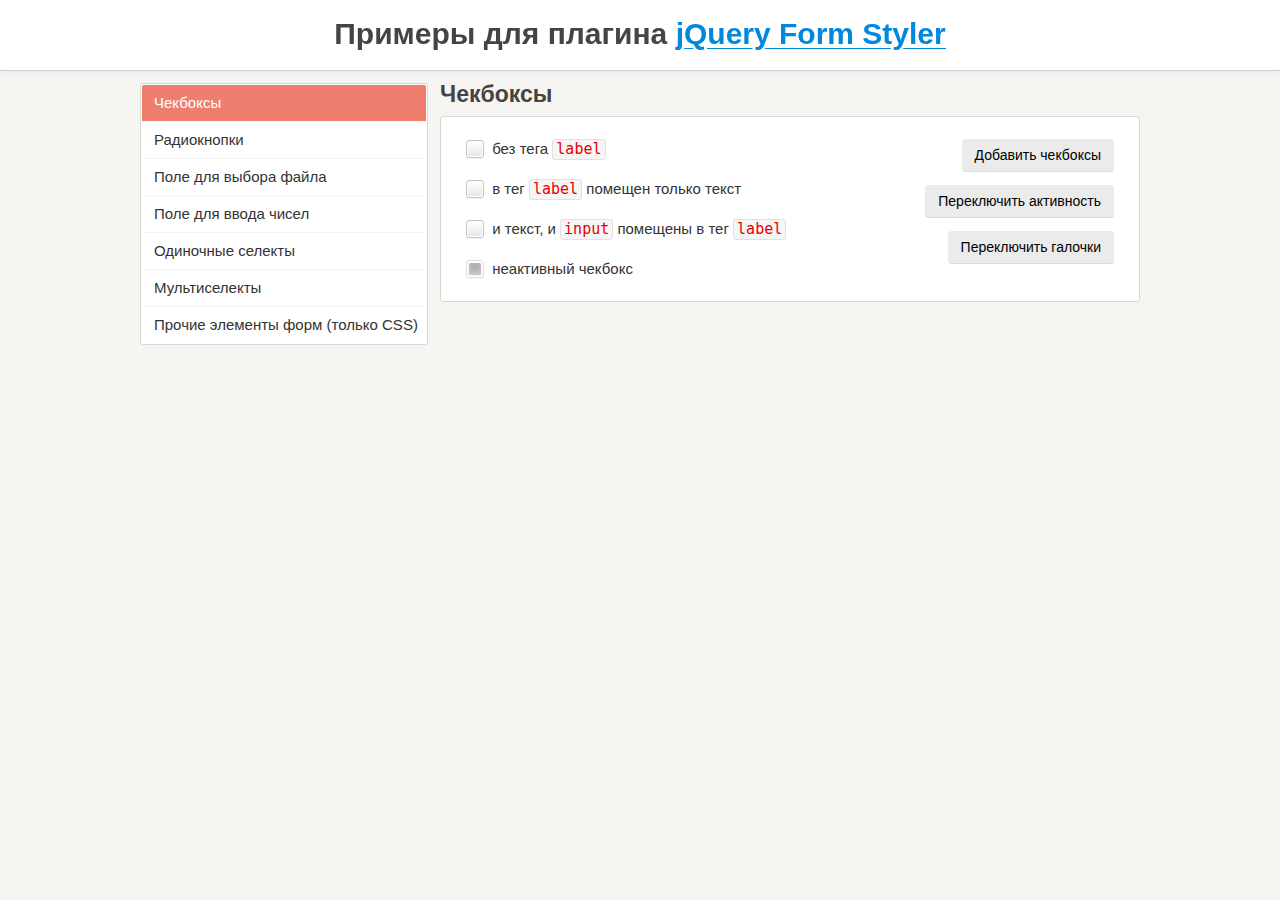
<file: libs/jQueryFormStyler-master/demo/index.html>
<!DOCTYPE html>
<html>
<head>
	<meta charset="utf-8" />
	<meta name="viewport" content="width=device-width, initial-scale=1.0" />
	<title>Примеры для плагина jQuery Form Styler</title>
	<link href="demo.css" rel="stylesheet" />
	<link href="../jquery.formstyler.css" rel="stylesheet" />
	<script src="http://ajax.googleapis.com/ajax/libs/jquery/1.11.3/jquery.min.js"></script>
	<script src="../jquery.formstyler.js"></script>
	<script>
		(function($) {
		$(function() {
			$('input, select').styler({
				selectSearch: true
			});
		});
		})(jQuery);
	</script>
	<script src="demo.js"></script>
</head>

<body>

<h1>Примеры для плагина <a href="http://dimox.name/jquery-form-styler/">jQuery Form Styler</a></h1>

<form method="post">
<div class="wrapper">

	<ul class="menu">
		<li class="current" data-hash="checkbox">Чекбоксы</li>
		<li data-hash="radio">Радиокнопки</li>
		<li data-hash="file">Поле для выбора файла</li>
		<li data-hash="number">Поле для ввода чисел</li>
		<li data-hash="select">Одиночные селекты</li>
		<li data-hash="multiselect">Мультиселекты</li>
		<li data-hash="css">Прочие элементы форм (только CSS)</li>
	</ul>

	<div class="content">

		<div class="box visible">
			<h2>Чекбоксы</h2>

			<div class="section lh">
				<div class="buttons">
					<button type="submit" class="button  add-checkbox">Добавить чекбоксы</button>
					<button type="submit" class="button  disable-input">Переключить активность</button>
					<button type="submit" class="button  check">Переключить галочки</button>
				</div>
				<input type="checkbox" /> без тега <code>label</code><br />
				<span id="r"><input type="checkbox" id="checkbox1" /></span> <label for="checkbox1"> в тег <code>label</code> помещен только текст</label><br />
				<label><input type="checkbox" /> и текст, и <code>input</code> помещены в тег <code>label</code></label><br />
				<label><input type="checkbox" disabled checked /> неактивный чекбокс</label>
			</div><!-- .section -->
		</div><!-- .box -->

		<div class="box">
			<h2>Радиокнопки</h2>

			<div class="section lh">
				<div class="buttons">
					<button type="submit" class="button  add-radio">Добавить радиокнопки</button>
					<button type="submit" class="button  disable-input">Переключить активность</button>
				</div>
				<input type="radio" name="radio" /> без тега <code>label</code><br />
				<input type="radio" name="radio" id="radio1" /> <label for="radio1"> в тег <code>label</code> помещен только текст</label><br />
				<label><input type="radio" name="radio" /> и текст, и <code>input</code> помещены в тег <code>label</code></label><br />
				<label><input type="radio" name="radio" disabled /> неактивная радиокнопка</label>
			</div><!-- .section -->
		</div><!-- .box -->

		<div class="box">
			<h2>Поле для выбора файла</h2>

			<div class="section">
				<div class="buttons">
					<button type="submit" class="button  add-file">Добавить поле</button>
					<button type="submit" class="button  disable-input">Переключить активность</button>
				</div>
				<input type="file" />
			</div><!-- .section -->
		</div><!-- .box -->

		<div class="box">
			<h2>Поле для ввода чисел</h2>

			<div class="section">
				<div class="buttons">
					<button type="submit" class="button  add-number">Добавить поле</button>
					<button type="submit" class="button  disable-input">Переключить активность</button>
				</div>
				<p>Поле без атрибутов.</p>
				<input type="number" />
			</div><!-- .section -->

			<div class="section">
				<p>Поле с атрибутами <code>min="0" max="100" step="5"</code>.</p>
				<input type="number" min="0" max="100" step="5" />
			</div><!-- .section -->

			<div class="section  number-plus-minus">
			<p>Другой вид переключателей.</p>
				<input type="number" />
			</div><!-- .section -->
		</div><!-- .box -->

		<div class="box">

			<h2>Одиночные селекты</h2>

			<p style="color: #43C617">По умолчанию ширина селекта на этой странице установлена 250 пикселей.</p>

			<div class="section">
				<div class="buttons">
					<button type="submit" class="button  add-select">Добавить селект</button>
					<button type="submit" class="button  add-options">Добавить пункты в список</button>
					<button type="submit" class="button  disable-select">Переключить активность селекта</button>
					<button type="submit" class="button  disable-options">Переключить активность пунктов</button>
				</div>
				<p><strong>Простой селект</strong> с несколькими пунктами, <br />один из них неактивный.</p>
				<select>
					<option>-- Выберите --</option>
					<option>Пункт 1</option>
					<option>Пункт 2</option>
					<option disabled>Пункт 3</option>
					<option>Пункт 4</option>
					<option>Пункт 5</option>
				</select>
			</div><!-- .section -->

			<div class="section">

				<p>Селект <strong>без заданной ширины</strong>, имеющий пункт <strong>с длинным текстом</strong>.</p>
				<select class="width-auto">
					<option>-- Выберите --</option>
					<option>Пункт 1</option>
					<option>Пункт 2</option>
					<option>Какой-то пункт с очень-очень-очень длинным-длинным-длинным текстом</option>
					<option>Пункт 4</option>
					<option>Пункт 5</option>
				</select>

				<br /><br />

				<p>Селект <strong>с шириной 200 пикселей</strong>, имеющий пункт <strong>с длинным текстом</strong>.</p>
				<select class="width-200">
					<option>-- Выберите --</option>
					<option>Пункт 1</option>
					<option>Пункт 2</option>
					<option>Какой-то пункт с очень-очень-очень длинным-длинным-длинным текстом</option>
					<option>Пункт 4</option>
					<option>Пункт 5</option>
				</select>

			</div><!-- .section -->

			<div class="section">

				<div class="sec maxheight">
					<p>Выпадающий список этого селекта <br /><strong>органичен по высоте</strong>.</p>
					<select>
						<option>-- Выберите --</option>
						<option>Пункт 1</option>
						<option>Пункт 2</option>
						<option>Пункт 3</option>
						<option>Пункт 4</option>
						<option>Пункт 5</option>
						<option>Пункт 6</option>
						<option>Пункт 7</option>
						<option>Пункт 8</option>
						<option>Пункт 9</option>
						<option>Пункт 10</option>
						<option>Пункт 11</option>
						<option>Пункт 12</option>
						<option>Пункт 13</option>
						<option>Пункт 14</option>
						<option>Пункт 15</option>
						<option>Пункт 16</option>
						<option>Пункт 17</option>
						<option>Пункт 18</option>
						<option>Пункт 19</option>
						<option>Пункт 20</option>
						<option>Пункт 21</option>
						<option>Пункт 22</option>
						<option>Пункт 23</option>
						<option>Пункт 24</option>
						<option>Пункт 25</option>
						<option>Пункт 26</option>
						<option>Пункт 27</option>
						<option>Пункт 28</option>
						<option>Пункт 29</option>
						<option>Пункт 30</option>
					</select>
				</div><!-- .sec -->

				<div class="sec">
					<p>Селект <strong>с длинным списком</strong>, не ограниченным максимальной высотой.</p>
					<select>
						<option>-- Выберите --</option>
						<option>Пункт 1</option>
						<option>Пункт 2</option>
						<option>Пункт 3</option>
						<option>Пункт 4</option>
						<option>Пункт 5</option>
						<option>Пункт 6</option>
						<option>Пункт 7</option>
						<option>Пункт 8</option>
						<option>Пункт 9</option>
						<option>Пункт 10</option>
						<option>Пункт 11</option>
						<option>Пункт 12</option>
						<option>Пункт 13</option>
						<option>Пункт 14</option>
						<option>Пункт 15</option>
						<option>Пункт 16</option>
						<option>Пункт 17</option>
						<option>Пункт 18</option>
						<option>Пункт 19</option>
						<option>Пункт 20</option>
						<option>Пункт 21</option>
						<option>Пункт 22</option>
						<option>Пункт 23</option>
						<option>Пункт 24</option>
						<option>Пункт 25</option>
						<option>Пункт 26</option>
						<option>Пункт 27</option>
						<option>Пункт 28</option>
						<option>Пункт 29</option>
						<option>Пункт 30</option>
						<option>Пункт 31</option>
						<option>Пункт 32</option>
						<option>Пункт 33</option>
						<option>Пункт 34</option>
						<option>Пункт 35</option>
						<option>Пункт 36</option>
						<option>Пункт 37</option>
						<option>Пункт 38</option>
						<option>Пункт 39</option>
						<option>Пункт 40</option>
						<option>Пункт 41</option>
						<option>Пункт 42</option>
						<option>Пункт 43</option>
						<option>Пункт 44</option>
						<option>Пункт 45</option>
						<option>Пункт 46</option>
						<option>Пункт 47</option>
						<option>Пункт 48</option>
						<option>Пункт 49</option>
						<option>Пункт 50</option>
						<option>Пункт 51</option>
						<option>Пункт 52</option>
						<option>Пункт 53</option>
						<option>Пункт 54</option>
						<option>Пункт 55</option>
						<option>Пункт 56</option>
						<option>Пункт 57</option>
						<option>Пункт 58</option>
						<option>Пункт 59</option>
						<option>Пункт 60</option>
						<option>Пункт 61</option>
						<option>Пункт 62</option>
						<option>Пункт 63</option>
						<option>Пункт 64</option>
						<option>Пункт 65</option>
						<option>Пункт 66</option>
						<option>Пункт 67</option>
						<option>Пункт 68</option>
						<option>Пункт 69</option>
						<option>Пункт 70</option>
						<option>Пункт 71</option>
						<option>Пункт 72</option>
						<option>Пункт 73</option>
						<option>Пункт 74</option>
						<option>Пункт 75</option>
						<option>Пункт 76</option>
						<option>Пункт 77</option>
						<option>Пункт 78</option>
						<option>Пункт 79</option>
						<option>Пункт 80</option>
						<option>Пункт 81</option>
						<option>Пункт 82</option>
						<option>Пункт 83</option>
						<option>Пункт 84</option>
						<option>Пункт 85</option>
						<option>Пункт 86</option>
						<option>Пункт 87</option>
						<option>Пункт 88</option>
						<option>Пункт 89</option>
						<option>Пункт 90</option>
						<option>Пункт 91</option>
						<option>Пункт 92</option>
						<option>Пункт 93</option>
						<option>Пункт 94</option>
						<option>Пункт 95</option>
						<option>Пункт 96</option>
						<option>Пункт 97</option>
						<option>Пункт 98</option>
						<option>Пункт 99</option>
						<option>Пункт 100</option>
					</select>
				</div><!-- .sec -->

			</div><!-- .section -->

			<div class="section">

				<div class="sec">
					<p>Проверяем, правильное ли значение передается при изменении. У оригинального селекта прописано: <code>onchange="alert(this.value)"</code>.</p>
					<select onchange="alert(this.value)">
						<option>-- Выберите --</option>
						<option>Пункт 1</option>
						<option>Пункт 2</option>
						<option>Пункт 3</option>
						<option>Пункт 4</option>
						<option>Пункт 5</option>
					</select>
				</div><!-- .sec -->

				<div class="sec">
					<p>Селект <strong>с замещающим текстом</strong> (placeholder). Текст "-- Выберите --" задан не через тег <code>option</code>, а через атрибут <code>data-placeholder</code>.</p>
					<select data-placeholder="-- Выберите --">
						<option label="-"></option>
						<option>Пункт 1</option>
						<option>Пункт 2</option>
						<option>Пункт 3</option>
						<option>Пункт 4</option>
						<option>Пункт 5</option>
					</select>
				</div><!-- .sec -->

			</div><!-- .section -->

			<div class="section">

				<div class="sec">
					<p>Селект <strong>с группировкой пунктов</strong> <br />(используется тег <code>optgroup</code>), один из них неактивный.</p>
					<select>
						<option>-- Выберите --</option>
						<optgroup label="Группа 1">
							<option>Пункт 1.1</option>
							<option>Пункт 1.2</option>
							<option>Пункт 1.3</option>
						</optgroup>
						<optgroup label="Группа 2">
							<option>Пункт 2.1</option>
							<option disabled>Пункт 2.2</option>
							<option>Пункт 2.3</option>
						</optgroup>
					</select>
				</div><!-- .sec -->

				<div class="sec">
					<p>Селект с выделением групп <strong>разными цветами</strong> (указаны классы <code>.color1</code> и <code>.color2</code> для <code>optgroup</code>).</p>
					<select>
						<option>-- Выберите --</option>
						<optgroup label="Группа 1" class="color1">
							<option>Пункт 1.1</option>
							<option>Пункт 1.2</option>
							<option>Пункт 1.3</option>
						</optgroup>
						<optgroup label="Группа 2" class="color2">
							<option>Пункт 2.1</option>
							<option>Пункт 2.2</option>
							<option>Пункт 2.3</option>
						</optgroup>
					</select>
				</div><!-- .sec -->

			</div><!-- .section -->

			<div class="section">

				<div class="sec showChanged">
					<p>Показываем, что селект изменен, используя класс <code>.changed</code> (появляется зеленая обводка).</p>
					<select>
						<option>-- Выберите --</option>
						<option>Пункт 1</option>
						<option>Пункт 2</option>
						<option>Пункт 3</option>
						<option>Пункт 4</option>
						<option>Пункт 5</option>
					</select>
				</div><!-- .sec -->

				<div class="sec lang">
					<p>Класс, указаннный для <code>option</code>, передается свернутом селекту, благодаря чему мы в нем видим флаг.</p>
					<select>
						<option>-- Выберите язык --</option>
						<option class="lang-en">Английский</option>
						<option class="lang-es">Испанский</option>
						<option class="lang-de">Немецкий</option>
						<option class="lang-ru">Русский</option>
						<option class="lang-fr">Французский</option>
					</select>
				</div><!-- .sec -->

			</div><!-- .section -->

			<br /><br /><br /><br /><br /><br /><br /><br /><br /><br />

		</div><!-- .box -->

		<div class="box">

			<h2>Мультиселекты</h2>

			<div class="section">
				<div class="buttons">
					<button type="submit" class="button  add-select  multiple">Добавить селект</button>
					<button type="submit" class="button  add-options">Добавить пункты в список</button>
					<button type="submit" class="button  disable-select">Переключить активность селекта</button>
					<button type="submit" class="button  disable-options">Переключить активность пунктов</button>
				</div>
				<p><strong>Мультиселект</strong>, один из пунктов неактивный, <br />параметр <code>size</code> не указан.</p>
				<select multiple>
					<option>-- Выберите --</option>
					<option>Пункт 1</option>
					<option>Пункт 2</option>
					<option disabled>Пункт 3</option>
					<option>Пункт 4</option>
					<option>Пункт 5</option>
				</select>
			</div><!-- .section -->

			<div class="section">
				<p>Мультиселект <strong>с параметром</strong> <code>size</code> <strong>равным</strong> <code>6</code> и <strong>с заданной шириной</strong> (400 пикселей).</p>
				<select multiple size="6" class="width-400">
					<option>-- Выберите один или несколько пунктов --</option>
					<option>Пункт 1</option>
					<option>Пункт 2</option>
					<option>Пункт 3</option>
					<option>Пункт 4</option>
					<option>Пункт 5</option>
				</select>
			</div><!-- .section -->

			<div class="section">

				<div class="sec">
					<p>Мультиселект <strong>с группировкой пунктов</strong> (используется тег <code>optgroup</code>), один из них неактивный.</p>
					<select multiple size="9">
						<option>-- Выберите --</option>
						<optgroup label="Группа 1">
							<option>Пункт 1.1</option>
							<option>Пункт 1.2</option>
							<option>Пункт 1.3</option>
						</optgroup>
						<optgroup label="Группа 2">
							<option>Пункт 2.1</option>
							<option disabled>Пункт 2.2</option>
							<option>Пункт 2.3</option>
						</optgroup>
					</select>
				</div><!-- .sec -->

				<div class="sec">
					<p>Мультиселект с выделением групп <strong>разными цветами</strong> (указаны классы <code>.color1</code> и <code>.color2</code> для <code>optgroup</code>).</p>
					<select multiple size="9">
						<option>-- Выберите --</option>
						<optgroup label="Группа 1" class="color1">
							<option>Пункт 1.1</option>
							<option>Пункт 1.2</option>
							<option>Пункт 1.3</option>
						</optgroup>
						<optgroup label="Группа 2" class="color2">
							<option>Пункт 2.1</option>
							<option>Пункт 2.2</option>
							<option>Пункт 2.3</option>
						</optgroup>
					</select>
				</div><!-- .sec -->

			</div><!-- .section -->

		</div><!-- .box -->

		<div class="box">

			<h2>Прочие элементы форм (только CSS)</h2>

			<div class="section css">
				<p>Стилизация данных элементов <strong>не требует наличия плагина</strong>.</p>

				<input class="styler" type="text" size="60" placeholder="Однострочное текстовое поле..." /> <code>&lt;input type="text"></code>

				<input class="styler" type="password" size="60" placeholder="Поле для ввода пароля..." /> <code>&lt;input type="password"></code>

				<textarea class="styler" cols="60" rows="5" placeholder="Многострочное текстовое поле..."></textarea> <code>&lt;textarea>&lt;/textarea></code><br />

				<input class="styler" type="button" value="Кнопка" /> <code>&lt;input type="button"></code><br />

				<button class="styler" type="submit">Кнопка</button> <code>&lt;button>&lt;/button></code><br />

				<input class="styler" type="reset" value="Сброс" /> <code>&lt;input type="reset"></code><br />

				<input class="styler" type="button" value="Кнопка неактивная" disabled /> <code>&lt;input type="button" disabled></code><br />
				<button class="styler" type="submit" disabled>Кнопка неактивная</button> <code>&lt;button disabled>&lt;/button></code>

			</div><!-- .section -->

		</div><!-- .box -->

	</div><!-- .content -->

</div><!-- .wrapper -->
</form>

</body>
</html>
</file>
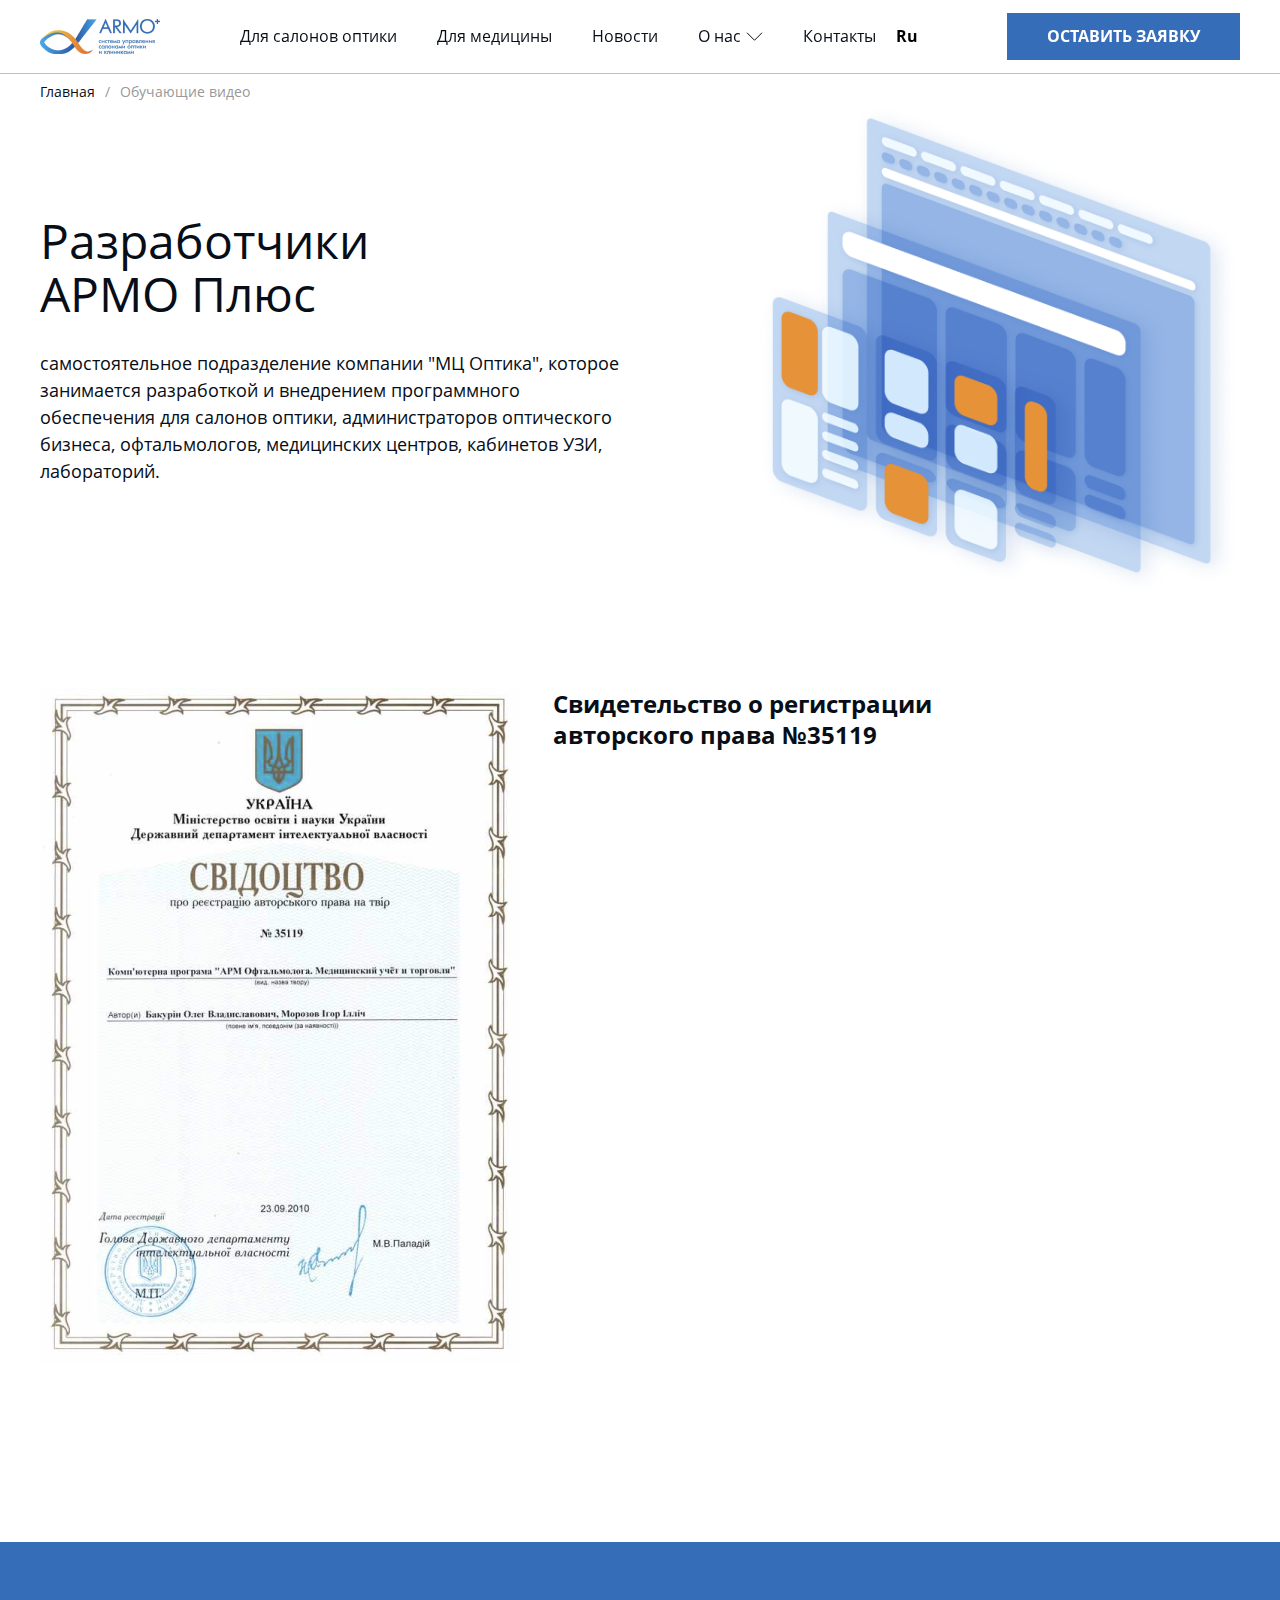
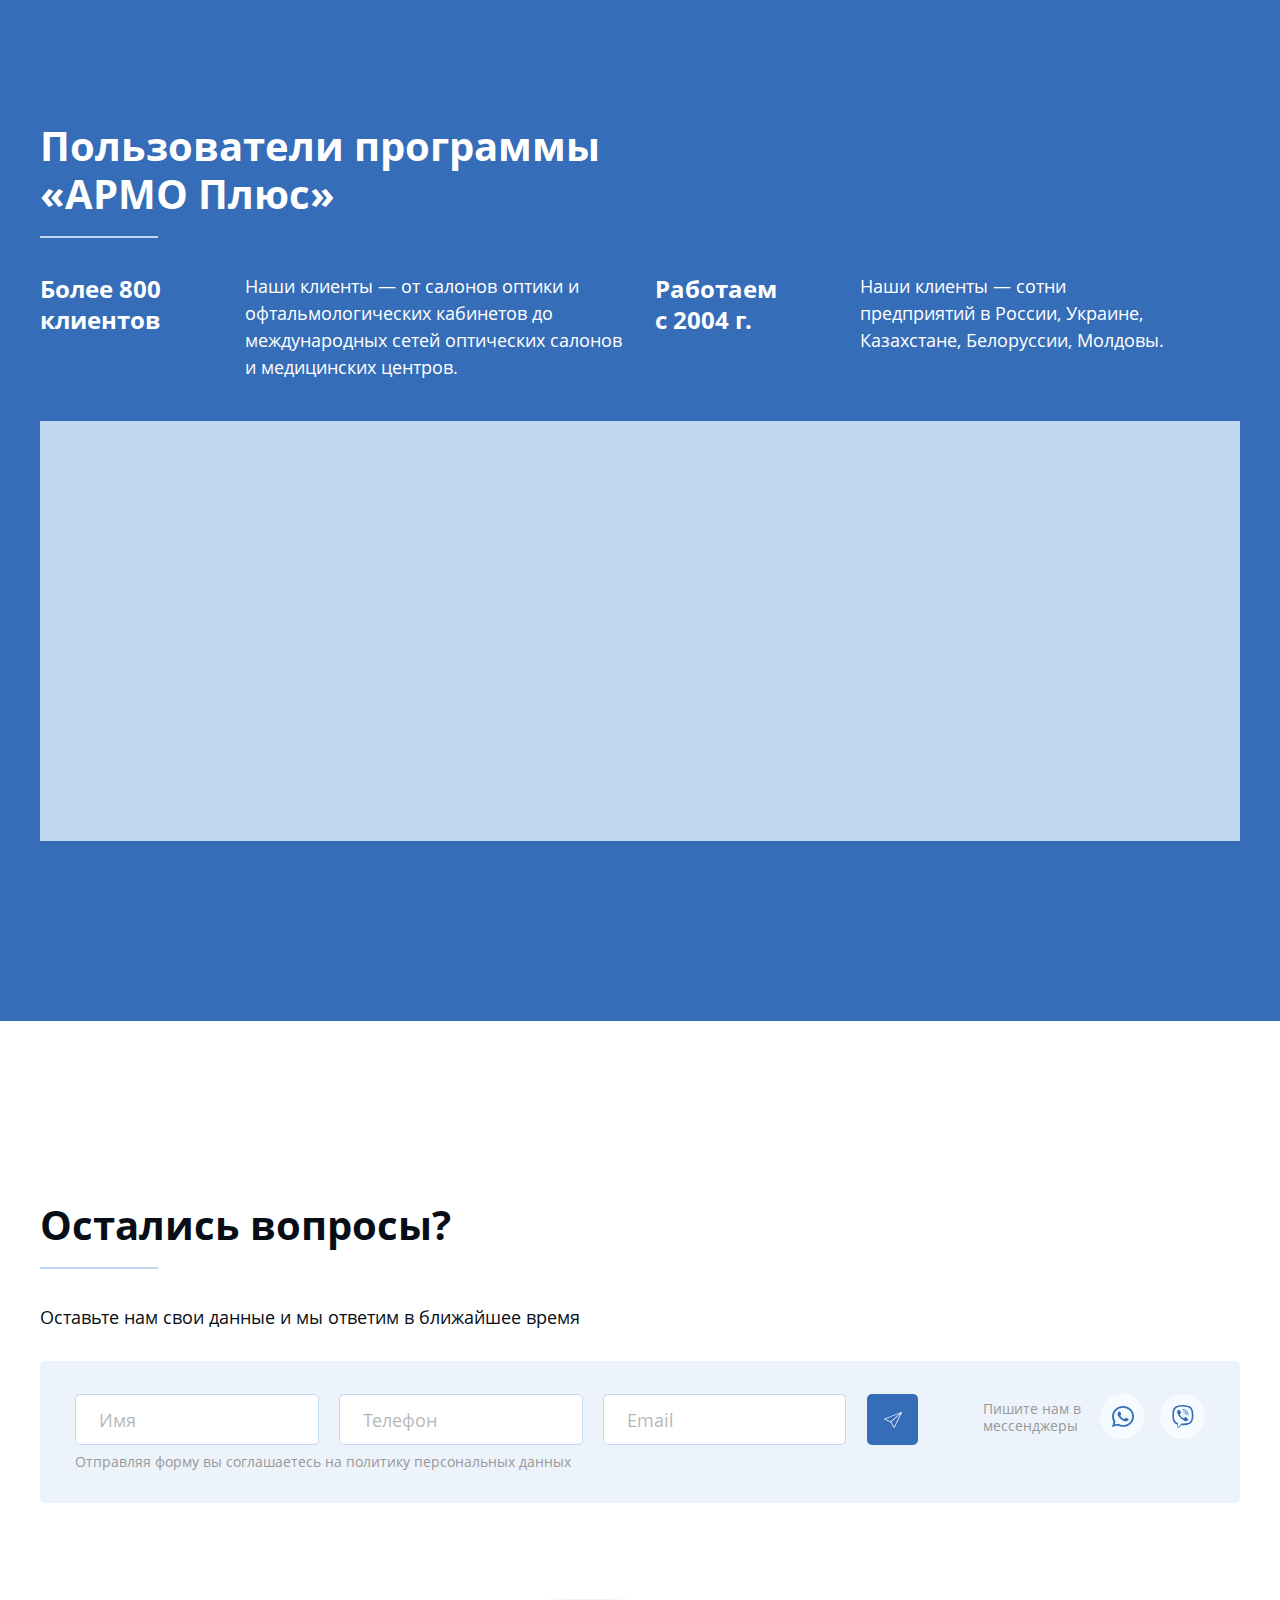
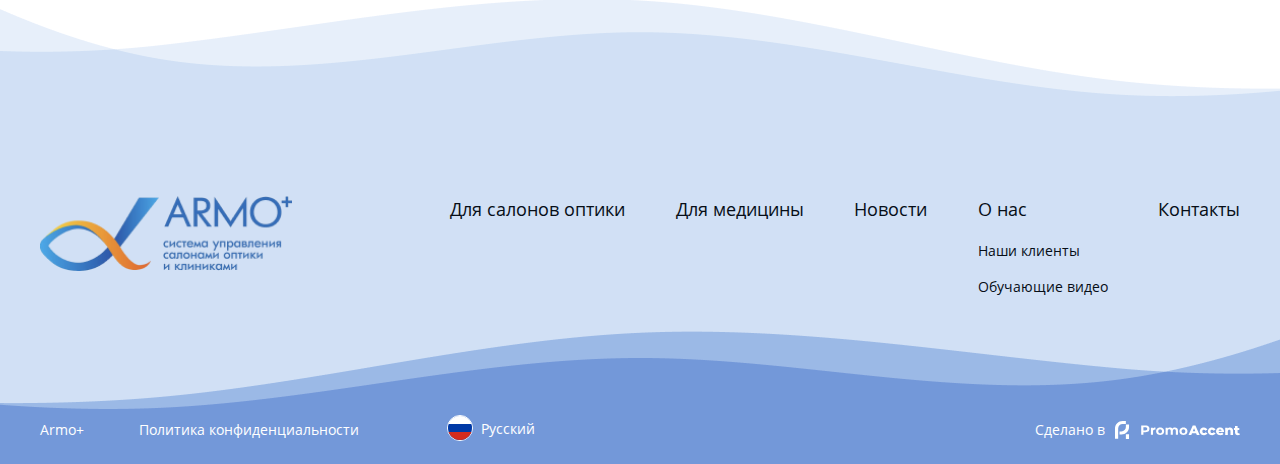
<file: about.html>
<!DOCTYPE html>
<!--[if lt IE 7]><html lang="ru" class="lt-ie9 lt-ie8 lt-ie7"><![endif]-->
<!--[if IE 7]><html lang="ru" class="lt-ie9 lt-ie8"><![endif]-->
<!--[if IE 8]><html lang="ru" class="lt-ie9"><![endif]-->
<!--[if gt IE 8]><!-->
<html lang="ru">
<!--<![endif]-->
<head>
	<meta charset="utf-8" />
	<title>Заголовок</title>
	<meta name="description" content="" />
	<meta http-equiv="X-UA-Compatible" content="IE=edge" />
	<meta name="viewport" content="width=device-width, initial-scale=1.0" />
	<meta name="format-detection" content="telephone=no" />
	<link rel="shortcut icon" href="favicon.png" />
	<link rel="stylesheet" href="libs/bootstrap/bootstrap-grid.css" />
	<link rel="stylesheet" href="libs/fontawesome-free-5.12.0-web/css/all.min.css" />
	<link rel="stylesheet" href="libs/fancybox/jquery.fancybox.css" />
	<link rel="stylesheet" href="libs/slick-1.5.9/slick/slick.css" />
	<link rel="stylesheet" href="libs/slick-1.5.9/slick/slick-theme.css" />
	<link rel="stylesheet" href="css/fonts.css" />
	<link rel="stylesheet" href="css/main.css?ver=1.4" />
	<link rel="stylesheet" href="css/media.css?ver=1.4" />
</head>
<body>

	<div class="wrapper"> 

		<header class="header">
			<div class="container">
				<div class="header__wrap">
					<a href="#" class="logo"> 
						<img src="img/logo.png" alt="alt">
					</a>
					<ul class="menu">
						<li><a href="index.html#sect-step1">Для салонов оптики</a></li>
						<li><a href="index.html#sect-step2">Для медицины</a></li>
						<li><a href="news.html">Новости</a></li>
						<li class="menu__haschild">
							<a href="about.html">О нас</a>
							<ul>
								<li><a href="clients.html">Наши клиенты</a></li>
								<li><a href="education.html">Обучающие видео</a></li>
							</ul>
						</li>
						<li><a href="contacts.html">Контакты</a></li>
					</ul>
					<div class="language-unit">
						<div class="language-unit__value">Ru</div>
					</div>
					<a href="#callback" class="btn-main fancybox">Оставить заявку</a>
					<span class="btn_nav">
						<span class='sandwich'>
							<span class='sw-topper'></span>
							<span class='sw-bottom'></span>
							<span class='sw-footer'></span>
						</span>
					</span>
				</div>
			</div>
			<div class="menu-mobile">
				<ul class="menu">
					<li><a href="index.html#sect-step1">Для салонов оптики</a></li>
					<li><a href="index.html#sect-step2">Для медицины</a></li>
					<li><a href="news.html">Новости</a></li>
					<li class="menu__haschild">
						<a href="about.html">О нас</a>
						<div class="menu__arrow"></div>
						<ul>
							<li><a href="clients.html">Наши клиенты</a></li>
							<li><a href="education.html">Обучающие видео</a></li>
						</ul>
					</li>
					<li><a href="contacts.html">Контакты</a></li>
				</ul>
				<div class="language-unit">
					<div class="language-unit__value">Ru</div>
				</div>
				<a href="#callback" class="btn-main fancybox">Оставить заявку</a>
			</div>
		</header>

		<div class="about">
			<div class="container">
				<ul class="breadcrumbs">
					<li><a href="index.html">Главная</a><span>/</span></li>
					<li>Обучающие видео</li>
				</ul>
				<div class="row align-items-center">
					<div class="col-lg-6">
						<h1 class="title-page">Разработчики <br>АРМО Плюс</h1>
						<p>самостоятельное подразделение компании "МЦ Оптика", которое занимается разработкой и внедрением программного обеспечения для салонов оптики, администраторов оптического бизнеса, офтальмологов, медицинских центров, кабинетов УЗИ, лабораторий.</p>
					</div>
					<div class="col-xl-5 offset-xl-1 col-lg-6">
						<div class="image">
							<img src="img/billbord1.png" alt="alt">
						</div>
					</div>
				</div>
				<div class="row row_sertificat">
					<div class="col-lg-5">
						<div class="image">
							<img src="img/sertificat.jpg" alt="alt">
						</div>
					</div>
					<div class="col-lg-4">
						<div class="title-min">Свидетельство о регистрации авторского права №35119</div>
					</div>
				</div>
			</div>
		</div>

		<section class="clients section-main section-main_blue">
			<div class="container">
				<h2 class="title-section">Пользователи программы «АРМО Плюс»</h2>
				<div class="row">
					<div class="col-lg-2">
						<div class="title-min">Более 800 клиентов</div>
					</div>
					<div class="col-lg-4">
						<p>Наши клиенты — от салонов оптики и офтальмологических кабинетов до международных сетей оптических салонов и медицинских центров.</p>
					</div>
					<div class="col-lg-2">
						<div class="title-min">Работаем <br>с 2004 г.</div>
					</div>
					<div class="col-lg-4 clients__right">
						<p>Наши клиенты — сотни предприятий в России, Украине, Казахстане, Белоруссии, Молдовы.</p>
					</div>
				</div>
				<div id="map"></div>
			</div>
		</section>

		<section class="consultation section-main">
			<div class="container">
				<h2 class="title-section">Остались вопросы?</h2>
				<p>Оставьте нам свои данные и мы ответим в ближайшее время</p>
				<div class="consultation-block">
					<div class="row">
						<div class="col-lg-9">
							<form>
								<div class="consultation-block__form">
									<div class="row">
										<div class="col-md-4">
											<div class="item-form">
												<input type="text" placeholder="Имя" required="required">
											</div>
										</div>
										<div class="col-md-4">
											<div class="item-form">
												<input type="text" placeholder="Телефон" class="input-phone" required="required">
											</div>
										</div>
										<div class="col-md-4">
											<div class="item-form">
												<input type="email" placeholder="Email" required="required">
											</div>
										</div>
									</div>
									<button class="btn-icon"><img src="img/ic_send.svg" alt="alt"></button>
								</div>
								<div class="text-min">Отправляя форму вы соглашаетесь на политику персональных данных</div>
							</form>
						</div>
						<div class="col-lg-3">
							<div class="social-wrap">
								<div class="text-min">Пишите нам в мессенджеры</div>
								<ul class="social-list">
									<li><a href="#"><img src="img/ic_soc1.svg" alt="alt"></a></li>
									<li><a href="#"><img src="img/ic_soc2.svg" alt="alt"></a></li>
								</ul>
							</div>
						</div>
					</div>
				</div>
			</div>
		</section>

		<footer class="footer">
			<div class="container">
				<div class="row">
					<div class="col-lg-4">
						<a href="#" class="logo">
							<img src="img/logo2.png" alt="alt">
						</a>
					</div>
					<div class="col-lg-8">
						<ul class="menu-footer">
							<li><a href="index.html#sect-step1">Для салонов оптики</a></li>
							<li><a href="index.html#sect-step2">Для медицины</a></li>
							<li><a href="news.html">Новости</a></li>
							<li>
								<a href="about.html">О нас</a>
								<ul>
									<li><a href="clients.html">Наши клиенты</a></li>
									<li><a href="education.html">Обучающие видео</a></li>
								</ul>
							</li>
							<li><a href="contacts.html">Контакты</a></li>
						</ul>
					</div>
				</div>
				<div class="footer__bottom">
					<p>Armo+</p>
					<a href="#" class="footer__policy">Политика конфиденциальности</a>
					<div class="language-unit">
						<div class="language-unit__value"><img src="img/ic_ru.svg" alt="alt">Русский</div>
					</div>
					<div class="copyright">Сделано в <a href="#"><img src="img/copy.svg" alt="alt"></a></div>
				</div>
			</div>
		</footer>
		
	</div>

	<div id="callback" class="modal-block">
		<div class="modal-wrap">
			<div class="title-min">Оставить заявку</div>
			<form>
				<div class="item-form">
					<input type="text" placeholder="Имя" required="required">
				</div>
				<div class="item-form">
					<input type="text" placeholder="Телефон" class="input-phone" required="required">
				</div>
				<div class="align-center">
					<button class="btn-main">Отправить</button>
				</div>
				<div class="text-min">Отправляя форму вы соглашаетесь на политику персональных данных</div>
			</form>
		</div>
	</div>

	<!--[if lt IE 9]>
	<script src="libs/html5shiv/es5-shim.min.js"></script>
	<script src="libs/html5shiv/html5shiv.min.js"></script>
	<script src="libs/html5shiv/html5shiv-printshiv.min.js"></script>
	<script src="libs/respond/respond.min.js"></script>
<![endif]-->
<script src="libs/jquery/jquery-1.11.1.min.js"></script>
<script src="libs/jquery-mousewheel/jquery.mousewheel.min.js"></script>
<script src="libs/fancybox/jquery.fancybox.pack.js"></script>
<script src="libs/slick-1.5.9/slick/slick.min.js"></script>
<script src="libs/scroll2id/PageScroll2id.min.js"></script>
<script src="libs/mask/jquery.maskedinput.js"></script>
<script src="libs/jQueryFormStyler-master/jquery.formstyler.min.js"></script>
<script src="js/common.js?ver=1.4"></script>
<script src="https://api-maps.yandex.ru/2.1/?lang=ru_RU"></script>
<script>
	$(document).ready(function() {
		ymaps.ready(init);

		function init() {
			var myMap = new ymaps.Map('map', {
				center: [55.783266, 37.597899],
				zoom: 5
			}, {
				searchControlProvider: 'yandex#search'
			});		

			myPlacemark1 = new ymaps.Placemark([55.783266, 37.597899]);
			myPlacemark2 = new ymaps.Placemark([56.299944, 34.514333]);
			myPlacemark3 = new ymaps.Placemark([56.469697, 28.945199]);
			myPlacemark4 = new ymaps.Placemark([54.310538, 26.803225]);
			myPlacemark5 = new ymaps.Placemark([51.038969, 26.252431]);
			myPlacemark6 = new ymaps.Placemark([53.296255, 32.739554]);
			myPlacemark7 = new ymaps.Placemark([51.000369, 31.882764]);
			myPlacemark8 = new ymaps.Placemark([55.195433, 42.164241]);
			myPlacemark9 = new ymaps.Placemark([56.806929, 38.614684]);
			myPlacemark10 = new ymaps.Placemark([55.647930, 39.532673]);
			myMap.controls.remove('searchControl');
			myMap.behaviors.disable('scrollZoom');
			myMap.geoObjects.add(myPlacemark1);
			myMap.geoObjects.add(myPlacemark2);
			myMap.geoObjects.add(myPlacemark3);
			myMap.geoObjects.add(myPlacemark4);
			myMap.geoObjects.add(myPlacemark5);
			myMap.geoObjects.add(myPlacemark6);
			myMap.geoObjects.add(myPlacemark7);
			myMap.geoObjects.add(myPlacemark8);
			myMap.geoObjects.add(myPlacemark9);
			myMap.geoObjects.add(myPlacemark10);
		}
	});
</script>
<!-- Yandex.Metrika counter --><!-- /Yandex.Metrika counter -->
<!-- Google Analytics counter --><!-- /Google Analytics counter -->
</body>
</html>
</file>
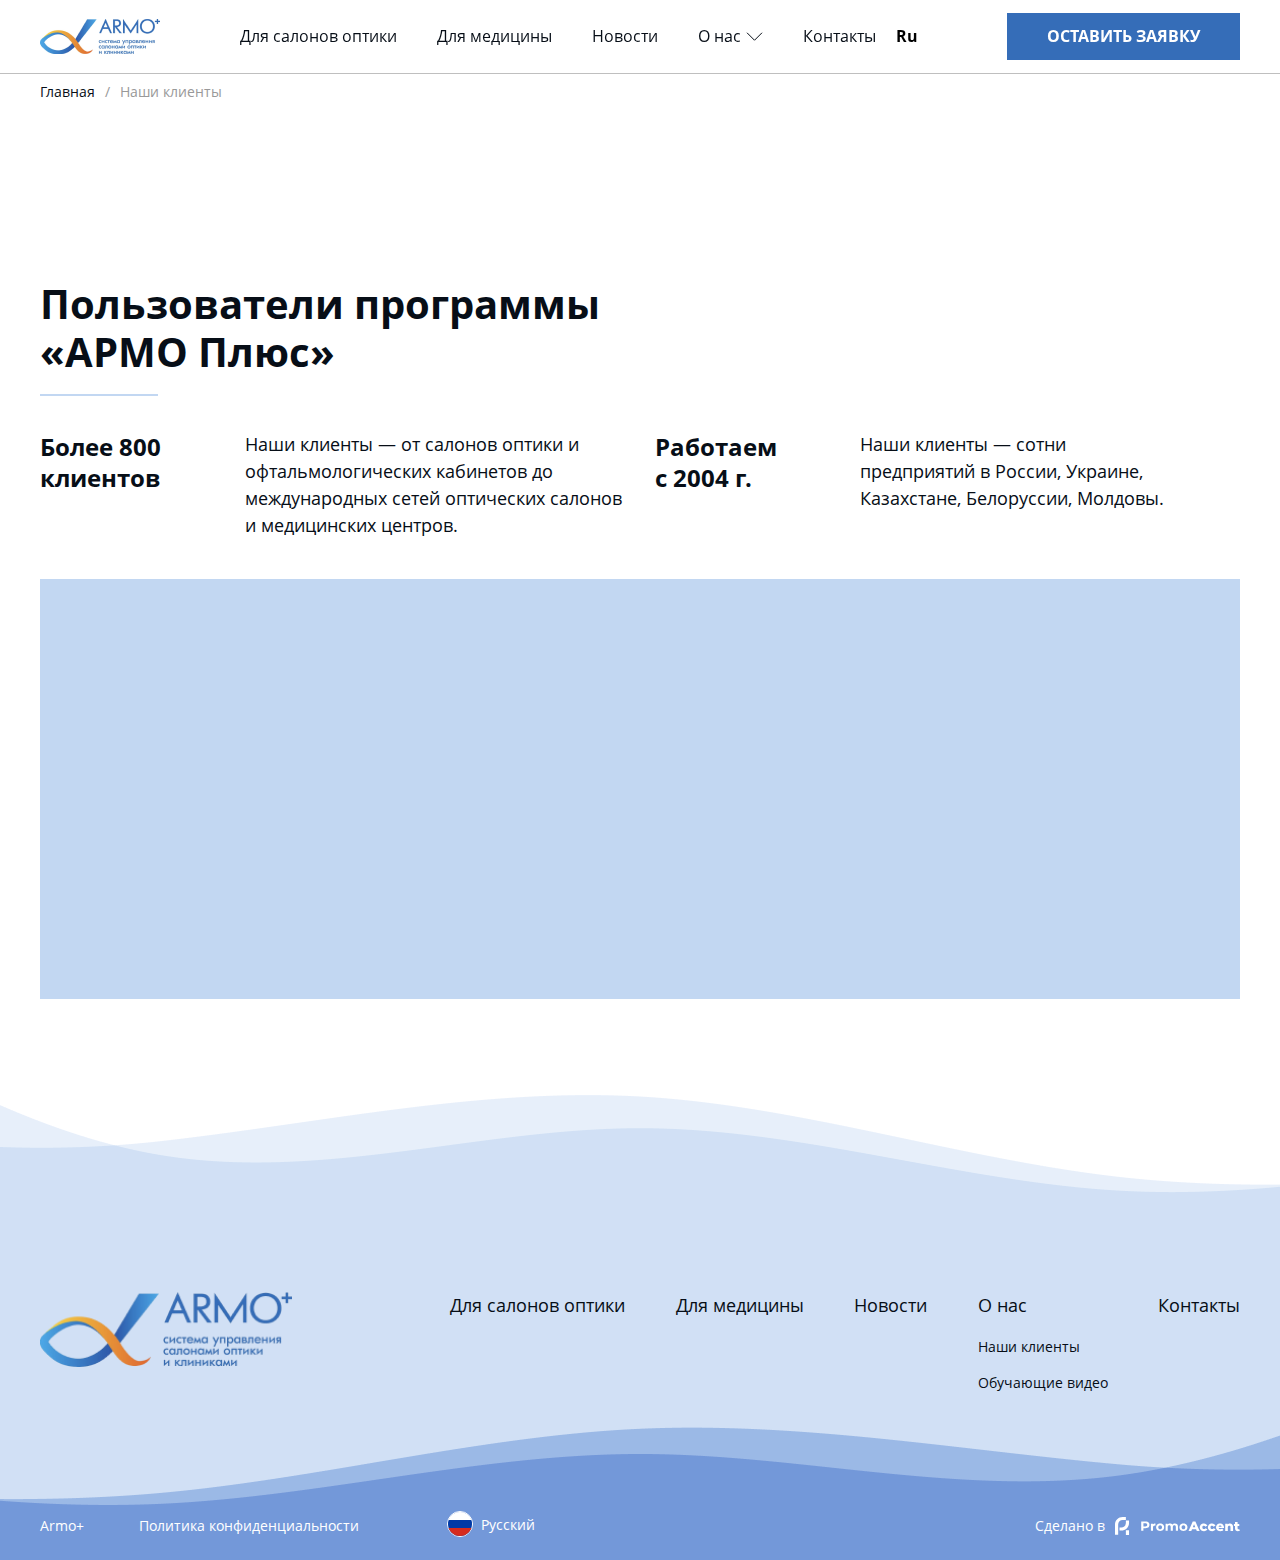
<file: clients.html>
<!DOCTYPE html>
<!--[if lt IE 7]><html lang="ru" class="lt-ie9 lt-ie8 lt-ie7"><![endif]-->
<!--[if IE 7]><html lang="ru" class="lt-ie9 lt-ie8"><![endif]-->
<!--[if IE 8]><html lang="ru" class="lt-ie9"><![endif]-->
<!--[if gt IE 8]><!-->
<html lang="ru">
<!--<![endif]-->
<head>
	<meta charset="utf-8" />
	<title>Заголовок</title>
	<meta name="description" content="" />
	<meta http-equiv="X-UA-Compatible" content="IE=edge" />
	<meta name="viewport" content="width=device-width, initial-scale=1.0" />
	<meta name="format-detection" content="telephone=no" />
	<link rel="shortcut icon" href="favicon.png" />
	<link rel="stylesheet" href="libs/bootstrap/bootstrap-grid.css" />
	<link rel="stylesheet" href="libs/fontawesome-free-5.12.0-web/css/all.min.css" />
	<link rel="stylesheet" href="libs/fancybox/jquery.fancybox.css" />
	<link rel="stylesheet" href="libs/slick-1.5.9/slick/slick.css" />
	<link rel="stylesheet" href="libs/slick-1.5.9/slick/slick-theme.css" />
	<link rel="stylesheet" href="css/fonts.css" />
	<link rel="stylesheet" href="css/main.css?ver=1.4" />
	<link rel="stylesheet" href="css/media.css?ver=1.4" />
</head>
<body>

	<div class="wrapper"> 

		<header class="header">
			<div class="container">
				<div class="header__wrap">
					<a href="#" class="logo"> 
						<img src="img/logo.png" alt="alt">
					</a>
					<ul class="menu">
						<li><a href="index.html#sect-step1">Для салонов оптики</a></li>
						<li><a href="index.html#sect-step2">Для медицины</a></li>
						<li><a href="news.html">Новости</a></li>
						<li class="menu__haschild">
							<a href="about.html">О нас</a>
							<ul>
								<li><a href="clients.html">Наши клиенты</a></li>
								<li><a href="education.html">Обучающие видео</a></li>
							</ul>
						</li>
						<li><a href="contacts.html">Контакты</a></li>
					</ul>
					<div class="language-unit">
						<div class="language-unit__value">Ru</div>
					</div>
					<a href="#callback" class="btn-main fancybox">Оставить заявку</a>
					<span class="btn_nav">
						<span class='sandwich'>
							<span class='sw-topper'></span>
							<span class='sw-bottom'></span>
							<span class='sw-footer'></span>
						</span>
					</span>
				</div>
			</div>
			<div class="menu-mobile">
				<ul class="menu">
					<li><a href="index.html#sect-step1">Для салонов оптики</a></li>
					<li><a href="index.html#sect-step2">Для медицины</a></li>
					<li><a href="news.html">Новости</a></li>
					<li class="menu__haschild">
						<a href="about.html">О нас</a>
						<div class="menu__arrow"></div>
						<ul>
							<li><a href="clients.html">Наши клиенты</a></li>
							<li><a href="education.html">Обучающие видео</a></li>
						</ul>
					</li>
					<li><a href="contacts.html">Контакты</a></li>
				</ul>
				<div class="language-unit">
					<div class="language-unit__value">Ru</div>
				</div>
				<a href="#callback" class="btn-main fancybox">Оставить заявку</a>
			</div>
		</header>

		<div class="container">
			<ul class="breadcrumbs">
				<li><a href="index.html">Главная</a><span>/</span></li>
				<li>Наши клиенты</li>
			</ul>
		</div>

		<section class="clients clients_page section-main">
			<div class="container">
				<h2 class="title-section">Пользователи программы «АРМО Плюс»</h2>
				<div class="row">
					<div class="col-lg-2">
						<div class="title-min">Более 800 клиентов</div>
					</div>
					<div class="col-lg-4">
						<p>Наши клиенты — от салонов оптики и офтальмологических кабинетов до международных сетей оптических салонов и медицинских центров.</p>
					</div>
					<div class="col-lg-2">
						<div class="title-min">Работаем <br>с 2004 г.</div>
					</div>
					<div class="col-lg-4 clients__right">
						<p>Наши клиенты — сотни предприятий в России, Украине, Казахстане, Белоруссии, Молдовы.</p>
					</div>
				</div>
				<div id="map"></div>
			</div>
		</section>

		<footer class="footer">
			<div class="container">
				<div class="row">
					<div class="col-lg-4">
						<a href="#" class="logo">
							<img src="img/logo2.png" alt="alt">
						</a>
					</div>
					<div class="col-lg-8">
						<ul class="menu-footer">
							<li><a href="index.html#sect-step1">Для салонов оптики</a></li>
							<li><a href="index.html#sect-step2">Для медицины</a></li>
							<li><a href="news.html">Новости</a></li>
							<li>
								<a href="about.html">О нас</a>
								<ul>
									<li><a href="clients.html">Наши клиенты</a></li>
									<li><a href="education.html">Обучающие видео</a></li>
								</ul>
							</li>
							<li><a href="contacts.html">Контакты</a></li>
						</ul>
					</div>
				</div>
				<div class="footer__bottom">
					<p>Armo+</p>
					<a href="#" class="footer__policy">Политика конфиденциальности</a>
					<div class="language-unit">
						<div class="language-unit__value"><img src="img/ic_ru.svg" alt="alt">Русский</div>
					</div>
					<div class="copyright">Сделано в <a href="#"><img src="img/copy.svg" alt="alt"></a></div>
				</div>
			</div>
		</footer>
		
	</div>

	<div id="callback" class="modal-block">
		<div class="modal-wrap">
			<div class="title-min">Оставить заявку</div>
			<form>
				<div class="item-form">
					<input type="text" placeholder="Имя" required="required">
				</div>
				<div class="item-form">
					<input type="text" placeholder="Телефон" class="input-phone" required="required">
				</div>
				<div class="align-center">
					<button class="btn-main">Отправить</button>
				</div>
				<div class="text-min">Отправляя форму вы соглашаетесь на политику персональных данных</div>
			</form>
		</div>
	</div>

	<!--[if lt IE 9]>
	<script src="libs/html5shiv/es5-shim.min.js"></script>
	<script src="libs/html5shiv/html5shiv.min.js"></script>
	<script src="libs/html5shiv/html5shiv-printshiv.min.js"></script>
	<script src="libs/respond/respond.min.js"></script>
<![endif]-->
<script src="libs/jquery/jquery-1.11.1.min.js"></script>
<script src="libs/jquery-mousewheel/jquery.mousewheel.min.js"></script>
<script src="libs/fancybox/jquery.fancybox.pack.js"></script>
<script src="libs/slick-1.5.9/slick/slick.min.js"></script>
<script src="libs/scroll2id/PageScroll2id.min.js"></script>
<script src="libs/mask/jquery.maskedinput.js"></script>
<script src="libs/jQueryFormStyler-master/jquery.formstyler.min.js"></script>
<script src="js/common.js?ver=1.4"></script>
<script src="https://api-maps.yandex.ru/2.1/?lang=ru_RU"></script>
<script>
	$(document).ready(function() {
		ymaps.ready(init);

		function init() {
			var myMap = new ymaps.Map('map', {
				center: [55.783266, 37.597899],
				zoom: 5
			}, {
				searchControlProvider: 'yandex#search'
			});		

			myPlacemark1 = new ymaps.Placemark([55.783266, 37.597899]);
			myPlacemark2 = new ymaps.Placemark([56.299944, 34.514333]);
			myPlacemark3 = new ymaps.Placemark([56.469697, 28.945199]);
			myPlacemark4 = new ymaps.Placemark([54.310538, 26.803225]);
			myPlacemark5 = new ymaps.Placemark([51.038969, 26.252431]);
			myPlacemark6 = new ymaps.Placemark([53.296255, 32.739554]);
			myPlacemark7 = new ymaps.Placemark([51.000369, 31.882764]);
			myPlacemark8 = new ymaps.Placemark([55.195433, 42.164241]);
			myPlacemark9 = new ymaps.Placemark([56.806929, 38.614684]);
			myPlacemark10 = new ymaps.Placemark([55.647930, 39.532673]);
			myMap.controls.remove('searchControl');
			myMap.behaviors.disable('scrollZoom');
			myMap.geoObjects.add(myPlacemark1);
			myMap.geoObjects.add(myPlacemark2);
			myMap.geoObjects.add(myPlacemark3);
			myMap.geoObjects.add(myPlacemark4);
			myMap.geoObjects.add(myPlacemark5);
			myMap.geoObjects.add(myPlacemark6);
			myMap.geoObjects.add(myPlacemark7);
			myMap.geoObjects.add(myPlacemark8);
			myMap.geoObjects.add(myPlacemark9);
			myMap.geoObjects.add(myPlacemark10);
		}
	});
</script>
<!-- Yandex.Metrika counter --><!-- /Yandex.Metrika counter -->
<!-- Google Analytics counter --><!-- /Google Analytics counter -->
</body>
</html>
</file>
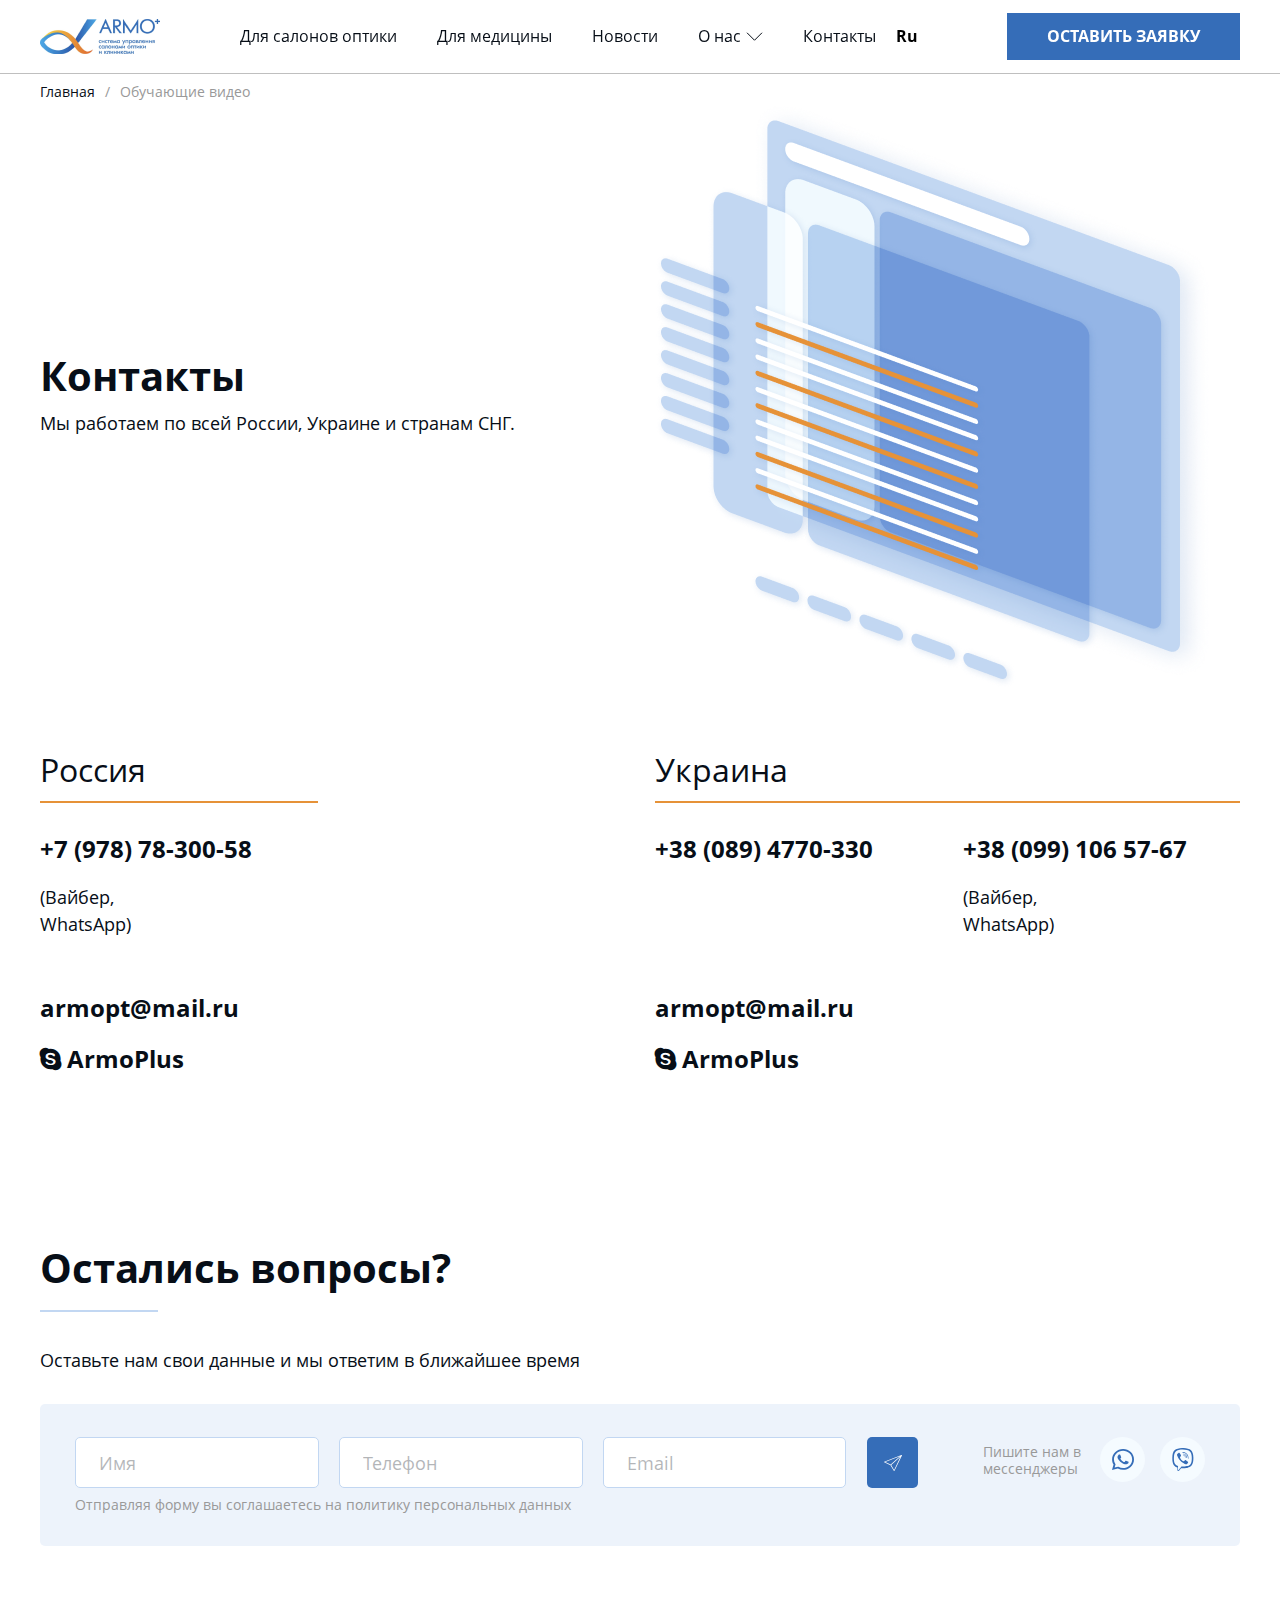
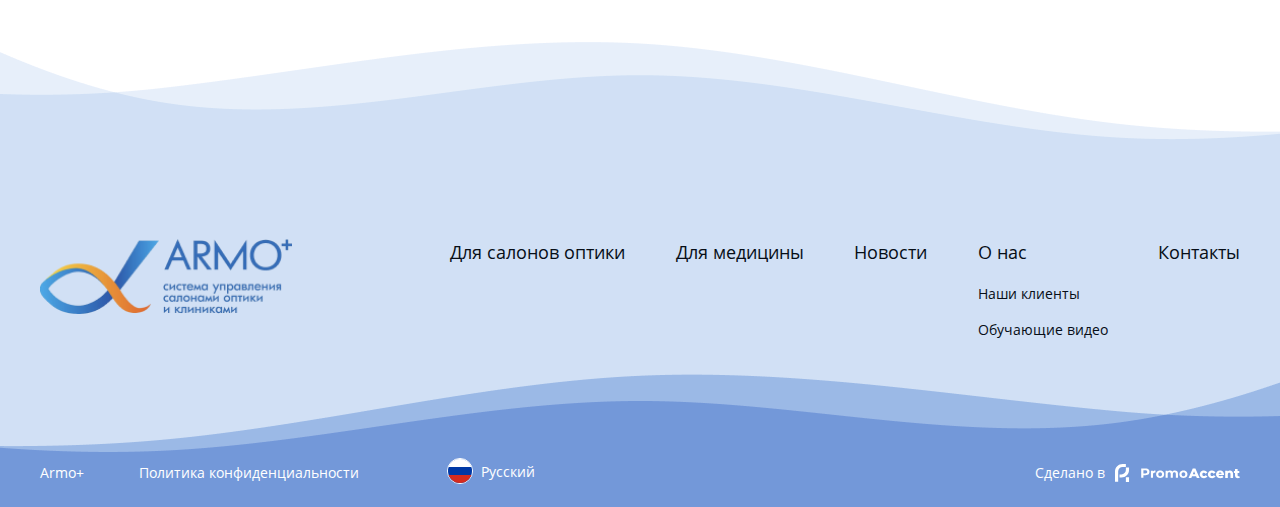
<file: contacts.html>
<!DOCTYPE html>
<!--[if lt IE 7]><html lang="ru" class="lt-ie9 lt-ie8 lt-ie7"><![endif]-->
<!--[if IE 7]><html lang="ru" class="lt-ie9 lt-ie8"><![endif]-->
<!--[if IE 8]><html lang="ru" class="lt-ie9"><![endif]-->
<!--[if gt IE 8]><!-->
<html lang="ru">
<!--<![endif]-->
<head>
	<meta charset="utf-8" />
	<title>Заголовок</title>
	<meta name="description" content="" />
	<meta http-equiv="X-UA-Compatible" content="IE=edge" />
	<meta name="viewport" content="width=device-width, initial-scale=1.0" />
	<meta name="format-detection" content="telephone=no" />
	<link rel="shortcut icon" href="favicon.png" />
	<link rel="stylesheet" href="libs/bootstrap/bootstrap-grid.css" />
	<link rel="stylesheet" href="libs/fontawesome-free-5.12.0-web/css/all.min.css" />
	<link rel="stylesheet" href="libs/fancybox/jquery.fancybox.css" />
	<link rel="stylesheet" href="libs/slick-1.5.9/slick/slick.css" />
	<link rel="stylesheet" href="libs/slick-1.5.9/slick/slick-theme.css" />
	<link rel="stylesheet" href="css/fonts.css" />
	<link rel="stylesheet" href="css/main.css?ver=1.4" />
	<link rel="stylesheet" href="css/media.css?ver=1.4" />
</head>
<body>

	<div class="wrapper">

		<header class="header">
			<div class="container">
				<div class="header__wrap">
					<a href="#" class="logo"> 
						<img src="img/logo.png" alt="alt">
					</a>
					<ul class="menu">
						<li><a href="index.html#sect-step1">Для салонов оптики</a></li>
						<li><a href="index.html#sect-step2">Для медицины</a></li>
						<li><a href="news.html">Новости</a></li>
						<li class="menu__haschild">
							<a href="about.html">О нас</a>
							<ul>
								<li><a href="clients.html">Наши клиенты</a></li>
								<li><a href="education.html">Обучающие видео</a></li>
							</ul>
						</li>
						<li><a href="contacts.html">Контакты</a></li>
					</ul>
					<div class="language-unit">
						<div class="language-unit__value">Ru</div>
					</div>
					<a href="#callback" class="btn-main fancybox">Оставить заявку</a>
					<span class="btn_nav">
						<span class='sandwich'>
							<span class='sw-topper'></span>
							<span class='sw-bottom'></span>
							<span class='sw-footer'></span>
						</span>
					</span>
				</div>
			</div>
			<div class="menu-mobile">
				<ul class="menu">
					<li><a href="index.html#sect-step1">Для салонов оптики</a></li>
					<li><a href="index.html#sect-step2">Для медицины</a></li>
					<li><a href="news.html">Новости</a></li>
					<li class="menu__haschild">
						<a href="about.html">О нас</a>
						<div class="menu__arrow"></div>
						<ul>
							<li><a href="clients.html">Наши клиенты</a></li>
							<li><a href="education.html">Обучающие видео</a></li>
						</ul>
					</li>
					<li><a href="contacts.html">Контакты</a></li>
				</ul>
				<div class="language-unit">
					<div class="language-unit__value">Ru</div>
				</div>
				<a href="#callback" class="btn-main fancybox">Оставить заявку</a>
			</div>
		</header>

		<div class="contacts">
			<div class="container">
				<ul class="breadcrumbs">
					<li><a href="index.html">Главная</a><span>/</span></li>
					<li>Обучающие видео</li>
				</ul>
				<div class="row align-items-center">
					<div class="col-lg-6">
						<h1 class="title-section">Контакты</h1>
						<p>Мы работаем по всей России, Украине и странам СНГ.</p>
					</div>
					<div class="col-lg-6">
						<div class="image">
							<img src="img/contacts.png" alt="alt">
						</div>
					</div>
				</div>
				<div class="row row_contacts">
					<div class="col-xl-3 col-lg-4">
						<div class="title-block">Россия</div>
						<a href="tel:+79787830058" class="title-min">+7 (978) 78-300-58</a>
						<p>(Вайбер, <br>WhatsApp)</p>
						<br>
						<br>
						<a href="mailto:armopt@mail.ru" class="title-min">armopt@mail.ru</a>
						<br>
						<a href="#" class="title-min"><i class="fab fa-skype"></i> ArmoPlus</a>
					</div>
					<div class="col-lg-6 offset-xl-3 offset-lg-2">
						<div class="title-block">Украина</div>
						<div class="row">
							<div class="col-sm-6">
								<a href="tel:+380894770330" class="title-min">+38 (089) 4770-330 </a>
							</div>
							<div class="col-sm-6">
								<a href="tel:++380991065767" class="title-min">+38 (099) 106 57-67</a>
								<p>(Вайбер, <br>WhatsApp)</p>
							</div>
						</div>
						<br>
						<br>
						<a href="mailto:armopt@mail.ru" class="title-min">armopt@mail.ru</a>
						<br>
						<a href="#" class="title-min"><i class="fab fa-skype"></i> ArmoPlus</a>
					</div>
				</div>
			</div>
		</div>

		<section class="consultation section-main">
			<div class="container">
				<h2 class="title-section">Остались вопросы?</h2>
				<p>Оставьте нам свои данные и мы ответим в ближайшее время</p>
				<div class="consultation-block">
					<div class="row">
						<div class="col-lg-9">
							<form>
								<div class="consultation-block__form">
									<div class="row">
										<div class="col-md-4">
											<div class="item-form">
												<input type="text" placeholder="Имя" required="required">
											</div>
										</div>
										<div class="col-md-4">
											<div class="item-form">
												<input type="text" placeholder="Телефон" class="input-phone" required="required">
											</div>
										</div>
										<div class="col-md-4">
											<div class="item-form">
												<input type="email" placeholder="Email" required="required">
											</div>
										</div>
									</div>
									<button class="btn-icon"><img src="img/ic_send.svg" alt="alt"></button>
								</div>
								<div class="text-min">Отправляя форму вы соглашаетесь на политику персональных данных</div>
							</form>
						</div>
						<div class="col-lg-3">
							<div class="social-wrap">
								<div class="text-min">Пишите нам в мессенджеры</div>
								<ul class="social-list">
									<li><a href="#"><img src="img/ic_soc1.svg" alt="alt"></a></li>
									<li><a href="#"><img src="img/ic_soc2.svg" alt="alt"></a></li>
								</ul>
							</div>
						</div>
					</div>
				</div>
			</div>
		</section>

		<footer class="footer">
			<div class="container">
				<div class="row">
					<div class="col-lg-4">
						<a href="#" class="logo">
							<img src="img/logo2.png" alt="alt">
						</a>
					</div>
					<div class="col-lg-8">
						<ul class="menu-footer">
							<li><a href="index.html#sect-step1">Для салонов оптики</a></li>
							<li><a href="index.html#sect-step2">Для медицины</a></li>
							<li><a href="news.html">Новости</a></li>
							<li>
								<a href="about.html">О нас</a>
								<ul>
									<li><a href="clients.html">Наши клиенты</a></li>
									<li><a href="education.html">Обучающие видео</a></li>
								</ul>
							</li>
							<li><a href="contacts.html">Контакты</a></li>
						</ul>
					</div>
				</div>
				<div class="footer__bottom">
					<p>Armo+</p>
					<a href="#" class="footer__policy">Политика конфиденциальности</a>
					<div class="language-unit">
						<div class="language-unit__value"><img src="img/ic_ru.svg" alt="alt">Русский</div>
					</div>
					<div class="copyright">Сделано в <a href="#"><img src="img/copy.svg" alt="alt"></a></div>
				</div>
			</div>
		</footer>
		
	</div>

	<div id="callback" class="modal-block">
		<div class="modal-wrap">
			<div class="title-min">Оставить заявку</div>
			<form>
				<div class="item-form">
					<input type="text" placeholder="Имя" required="required">
				</div>
				<div class="item-form">
					<input type="text" placeholder="Телефон" class="input-phone" required="required">
				</div>
				<div class="align-center">
					<button class="btn-main">Отправить</button>
				</div>
				<div class="text-min">Отправляя форму вы соглашаетесь на политику персональных данных</div>
			</form>
		</div>
	</div>

	<!--[if lt IE 9]>
	<script src="libs/html5shiv/es5-shim.min.js"></script>
	<script src="libs/html5shiv/html5shiv.min.js"></script>
	<script src="libs/html5shiv/html5shiv-printshiv.min.js"></script>
	<script src="libs/respond/respond.min.js"></script>
<![endif]-->
<script src="libs/jquery/jquery-1.11.1.min.js"></script>
<script src="libs/jquery-mousewheel/jquery.mousewheel.min.js"></script>
<script src="libs/fancybox/jquery.fancybox.pack.js"></script>
<script src="libs/slick-1.5.9/slick/slick.min.js"></script>
<script src="libs/scroll2id/PageScroll2id.min.js"></script>
<script src="libs/mask/jquery.maskedinput.js"></script>
<script src="libs/jQueryFormStyler-master/jquery.formstyler.min.js"></script>
<script src="js/common.js?ver=1.4"></script>
<!-- Yandex.Metrika counter --><!-- /Yandex.Metrika counter -->
<!-- Google Analytics counter --><!-- /Google Analytics counter -->
</body>
</html>
</file>
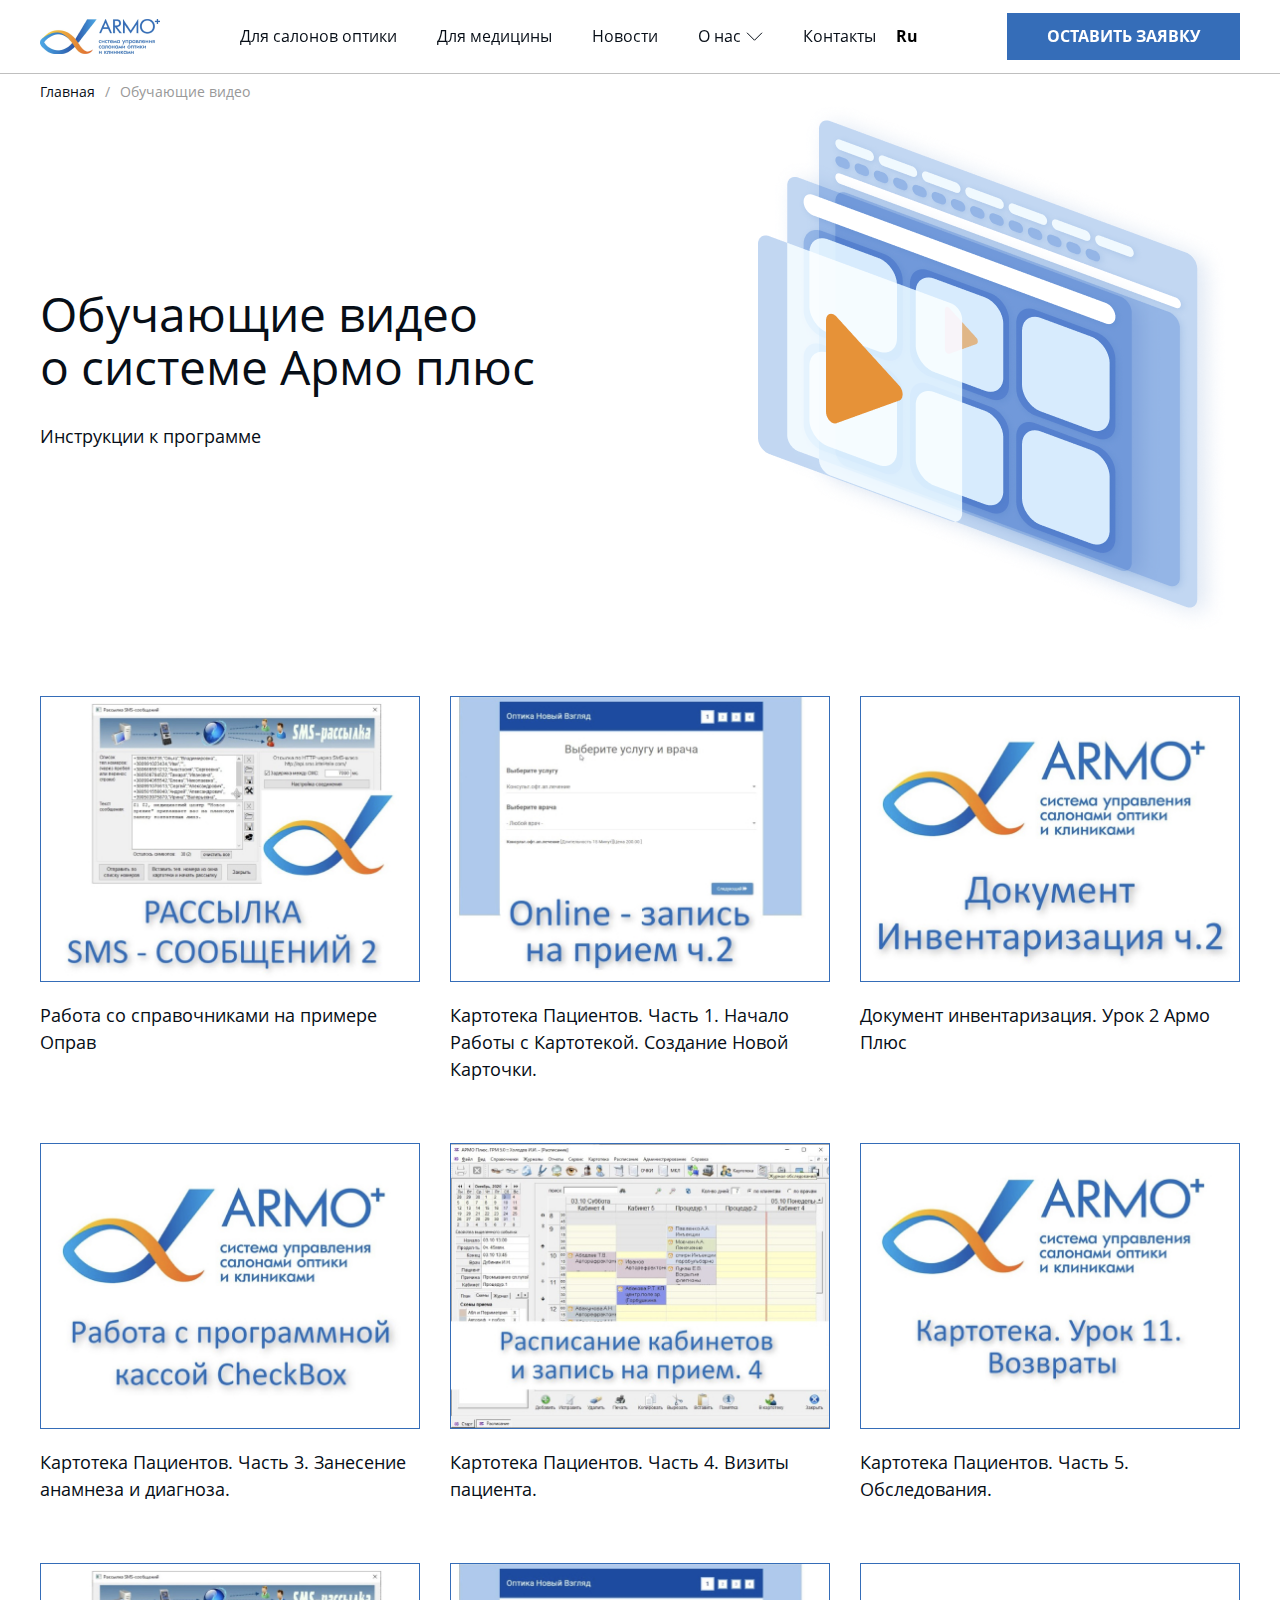
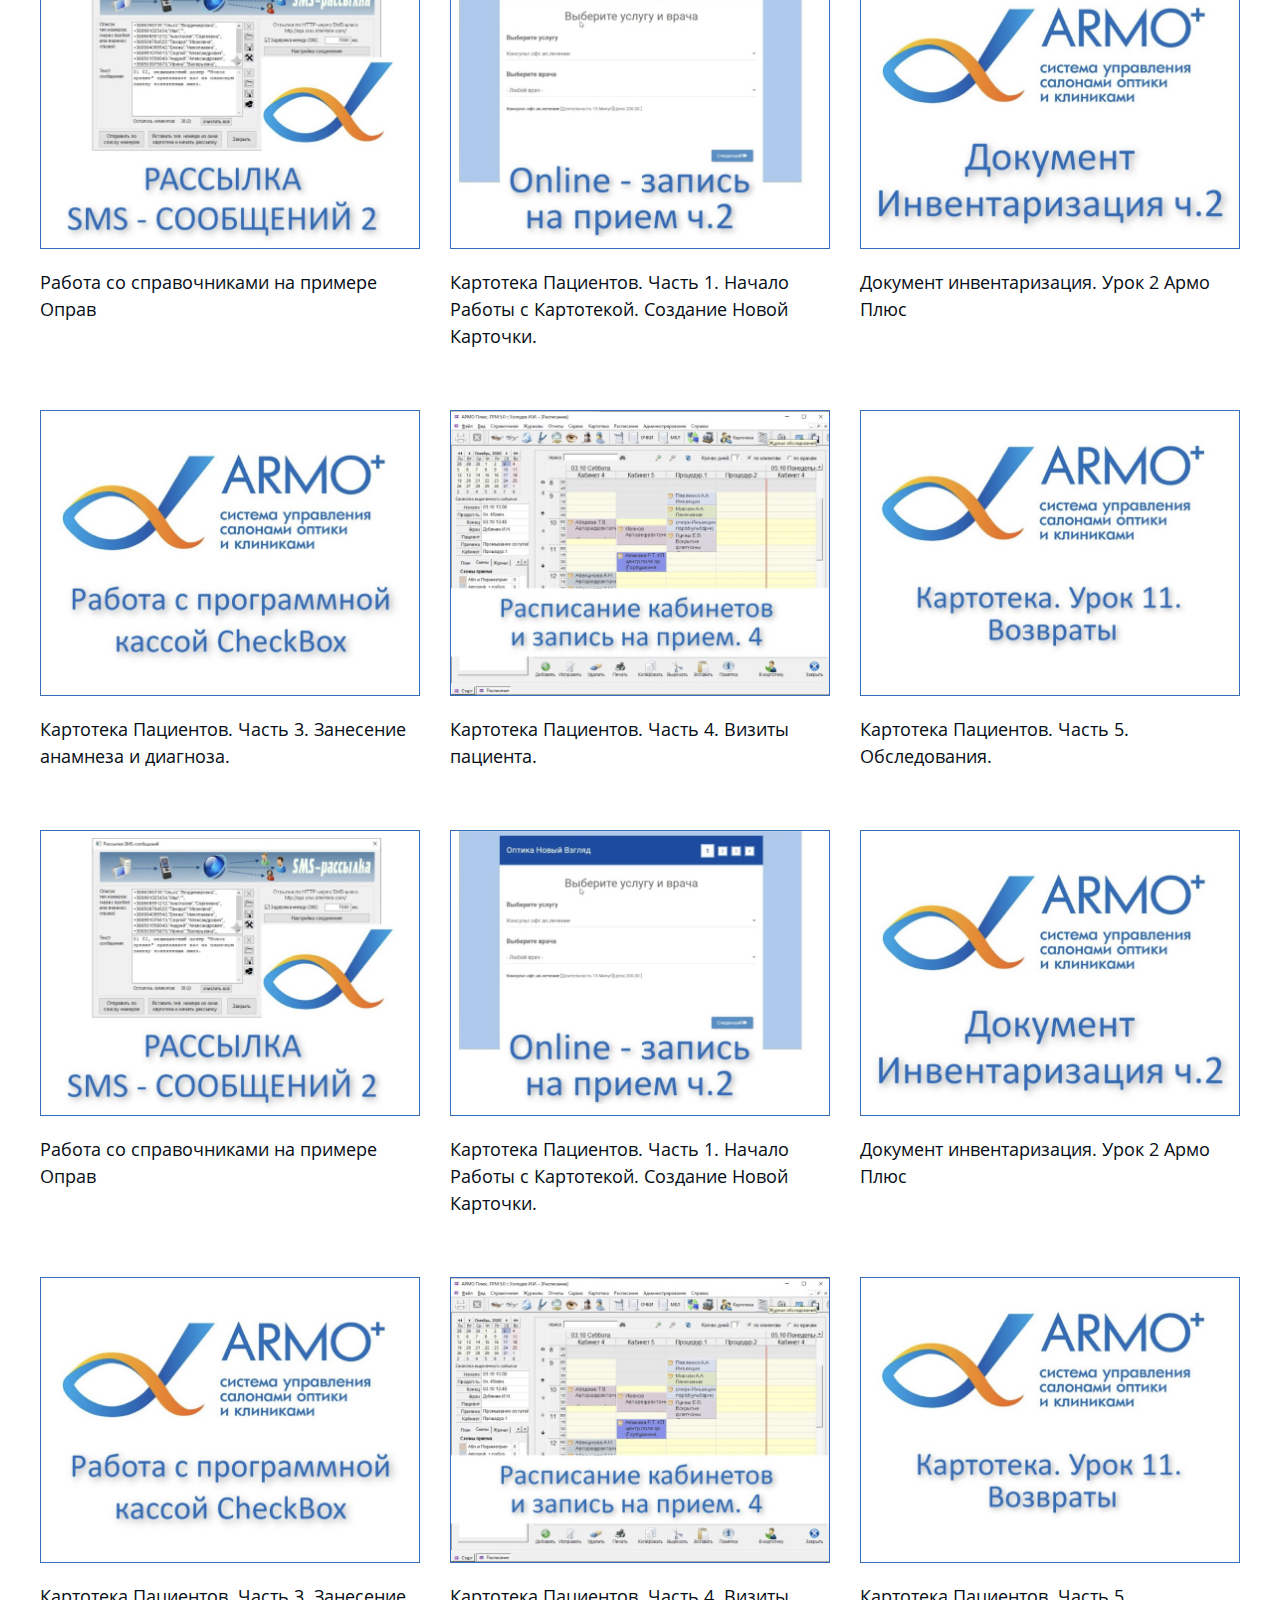
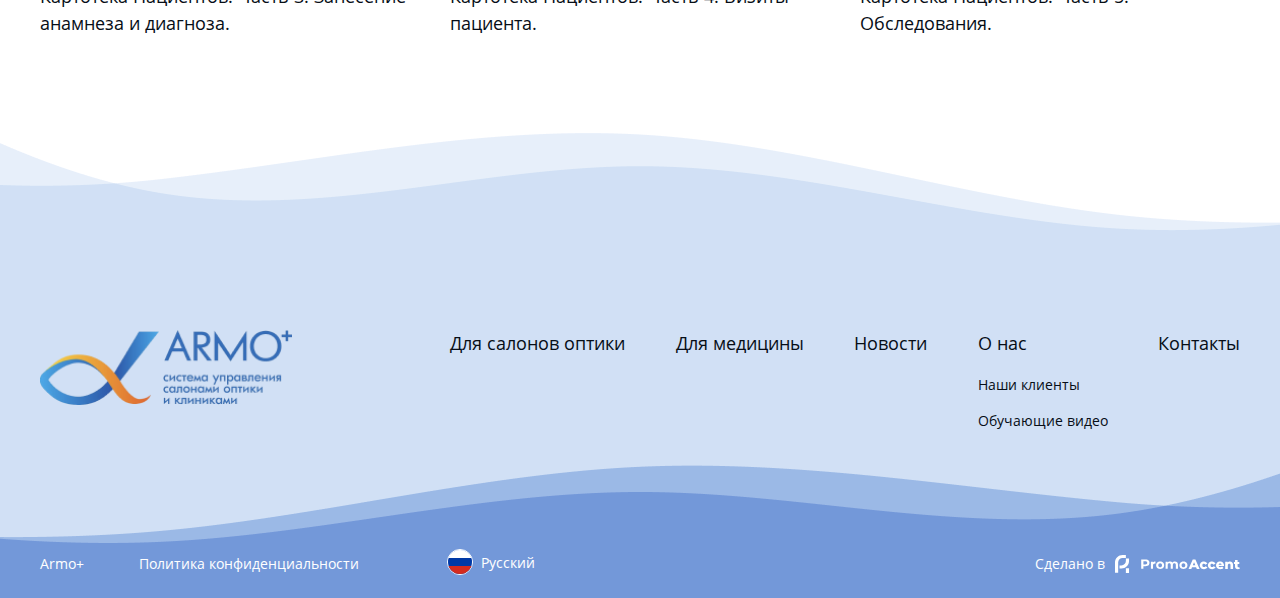
<file: education.html>
<!DOCTYPE html>
<!--[if lt IE 7]><html lang="ru" class="lt-ie9 lt-ie8 lt-ie7"><![endif]-->
<!--[if IE 7]><html lang="ru" class="lt-ie9 lt-ie8"><![endif]-->
<!--[if IE 8]><html lang="ru" class="lt-ie9"><![endif]-->
<!--[if gt IE 8]><!-->
<html lang="ru">
<!--<![endif]-->
<head>
	<meta charset="utf-8" />
	<title>Заголовок</title>
	<meta name="description" content="" />
	<meta http-equiv="X-UA-Compatible" content="IE=edge" />
	<meta name="viewport" content="width=device-width, initial-scale=1.0" />
	<meta name="format-detection" content="telephone=no" />
	<link rel="shortcut icon" href="favicon.png" />
	<link rel="stylesheet" href="libs/bootstrap/bootstrap-grid.css" />
	<link rel="stylesheet" href="libs/fontawesome-free-5.12.0-web/css/all.min.css" />
	<link rel="stylesheet" href="libs/fancybox/jquery.fancybox.css" />
	<link rel="stylesheet" href="libs/slick-1.5.9/slick/slick.css" />
	<link rel="stylesheet" href="libs/slick-1.5.9/slick/slick-theme.css" />
	<link rel="stylesheet" href="css/fonts.css" />
	<link rel="stylesheet" href="css/main.css?ver=1.4" />
	<link rel="stylesheet" href="css/media.css?ver=1.4" />
</head>
<body> 

	<div class="wrapper">

		<header class="header">
			<div class="container">
				<div class="header__wrap">
					<a href="#" class="logo"> 
						<img src="img/logo.png" alt="alt">
					</a>
					<ul class="menu">
						<li><a href="index.html#sect-step1">Для салонов оптики</a></li>
						<li><a href="index.html#sect-step2">Для медицины</a></li>
						<li><a href="news.html">Новости</a></li>
						<li class="menu__haschild">
							<a href="about.html">О нас</a>
							<ul>
								<li><a href="clients.html">Наши клиенты</a></li>
								<li><a href="education.html">Обучающие видео</a></li>
							</ul>
						</li>
						<li><a href="contacts.html">Контакты</a></li>
					</ul>
					<div class="language-unit">
						<div class="language-unit__value">Ru</div>
					</div>
					<a href="#callback" class="btn-main fancybox">Оставить заявку</a>
					<span class="btn_nav">
						<span class='sandwich'>
							<span class='sw-topper'></span>
							<span class='sw-bottom'></span>
							<span class='sw-footer'></span>
						</span>
					</span>
				</div>
			</div>
			<div class="menu-mobile">
				<ul class="menu">
					<li><a href="index.html#sect-step1">Для салонов оптики</a></li>
					<li><a href="index.html#sect-step2">Для медицины</a></li>
					<li><a href="news.html">Новости</a></li>
					<li class="menu__haschild">
						<a href="about.html">О нас</a>
						<div class="menu__arrow"></div>
						<ul>
							<li><a href="clients.html">Наши клиенты</a></li>
							<li><a href="education.html">Обучающие видео</a></li>
						</ul>
					</li>
					<li><a href="contacts.html">Контакты</a></li>
				</ul>
				<div class="language-unit">
					<div class="language-unit__value">Ru</div>
				</div>
				<a href="#callback" class="btn-main fancybox">Оставить заявку</a>
			</div>
		</header>

		<div class="education">
			<div class="container">
				<ul class="breadcrumbs">
					<li><a href="index.html">Главная</a><span>/</span></li>
					<li>Обучающие видео</li>
				</ul>
				<div class="row align-items-center">
					<div class="col-lg-6">
						<h1 class="title-page">Обучающие видео о системе Армо плюс</h1>
						<p>Инструкции к программе</p>
					</div>
					<div class="col-xl-5 offset-xl-1 col-lg-6">
						<div class="image">
							<img src="img/education.png" alt="alt">
						</div>
					</div>
				</div>
				<div class="row">
					<div class="col-lg-4 col-md-6">
						<a href="https://www.youtube.com/embed/E8d_JvMpoY4" class="item-education fancybox fancybox.iframe">
							<span class="item-education__image">
								<img src="img/item_education1.jpg" alt="alt">
							</span>
							<span class="item-education__title">Работа со справочниками на примере Оправ</span>
						</a>
					</div>
					<div class="col-lg-4 col-md-6">
						<a href="https://www.youtube.com/embed/E8d_JvMpoY4" class="item-education fancybox fancybox.iframe">
							<span class="item-education__image">
								<img src="img/item_education2.jpg" alt="alt">
							</span>
							<span class="item-education__title">Картотека Пациентов. Часть 1. Начало Работы с Картотекой. Создание Новой Карточки.</span>
						</a>
					</div>
					<div class="col-lg-4 col-md-6">
						<a href="https://www.youtube.com/embed/E8d_JvMpoY4" class="item-education fancybox fancybox.iframe">
							<span class="item-education__image">
								<img src="img/item_education3.jpg" alt="alt">
							</span>
							<span class="item-education__title">Документ инвентаризация. Урок 2 Армо Плюс</span>
						</a>
					</div>
					<div class="col-lg-4 col-md-6">
						<a href="https://www.youtube.com/embed/E8d_JvMpoY4" class="item-education fancybox fancybox.iframe">
							<span class="item-education__image">
								<img src="img/item_education4.jpg" alt="alt">
							</span>
							<span class="item-education__title">Картотека Пациентов. Часть 3. Занесение анамнеза и диагноза.</span>
						</a>
					</div>
					<div class="col-lg-4 col-md-6">
						<a href="https://www.youtube.com/embed/E8d_JvMpoY4" class="item-education fancybox fancybox.iframe">
							<span class="item-education__image">
								<img src="img/item_education5.jpg" alt="alt">
							</span>
							<span class="item-education__title">Картотека Пациентов. Часть 4. Визиты пациента.</span>
						</a>
					</div>
					<div class="col-lg-4 col-md-6">
						<a href="https://www.youtube.com/embed/E8d_JvMpoY4" class="item-education fancybox fancybox.iframe">
							<span class="item-education__image">
								<img src="img/item_education6.jpg" alt="alt">
							</span>
							<span class="item-education__title">Картотека Пациентов. Часть 5. Обследования.</span>
						</a>
					</div>
					<div class="col-lg-4 col-md-6">
						<a href="https://www.youtube.com/embed/E8d_JvMpoY4" class="item-education fancybox fancybox.iframe">
							<span class="item-education__image">
								<img src="img/item_education1.jpg" alt="alt">
							</span>
							<span class="item-education__title">Работа со справочниками на примере Оправ</span>
						</a>
					</div>
					<div class="col-lg-4 col-md-6">
						<a href="https://www.youtube.com/embed/E8d_JvMpoY4" class="item-education fancybox fancybox.iframe">
							<span class="item-education__image">
								<img src="img/item_education2.jpg" alt="alt">
							</span>
							<span class="item-education__title">Картотека Пациентов. Часть 1. Начало Работы с Картотекой. Создание Новой Карточки.</span>
						</a>
					</div>
					<div class="col-lg-4 col-md-6">
						<a href="https://www.youtube.com/embed/E8d_JvMpoY4" class="item-education fancybox fancybox.iframe">
							<span class="item-education__image">
								<img src="img/item_education3.jpg" alt="alt">
							</span>
							<span class="item-education__title">Документ инвентаризация. Урок 2 Армо Плюс</span>
						</a>
					</div>
					<div class="col-lg-4 col-md-6">
						<a href="https://www.youtube.com/embed/E8d_JvMpoY4" class="item-education fancybox fancybox.iframe">
							<span class="item-education__image">
								<img src="img/item_education4.jpg" alt="alt">
							</span>
							<span class="item-education__title">Картотека Пациентов. Часть 3. Занесение анамнеза и диагноза.</span>
						</a>
					</div>
					<div class="col-lg-4 col-md-6">
						<a href="https://www.youtube.com/embed/E8d_JvMpoY4" class="item-education fancybox fancybox.iframe">
							<span class="item-education__image">
								<img src="img/item_education5.jpg" alt="alt">
							</span>
							<span class="item-education__title">Картотека Пациентов. Часть 4. Визиты пациента.</span>
						</a>
					</div>
					<div class="col-lg-4 col-md-6">
						<a href="https://www.youtube.com/embed/E8d_JvMpoY4" class="item-education fancybox fancybox.iframe">
							<span class="item-education__image">
								<img src="img/item_education6.jpg" alt="alt">
							</span>
							<span class="item-education__title">Картотека Пациентов. Часть 5. Обследования.</span>
						</a>
					</div>
					<div class="col-lg-4 col-md-6">
						<a href="https://www.youtube.com/embed/E8d_JvMpoY4" class="item-education fancybox fancybox.iframe">
							<span class="item-education__image">
								<img src="img/item_education1.jpg" alt="alt">
							</span>
							<span class="item-education__title">Работа со справочниками на примере Оправ</span>
						</a>
					</div>
					<div class="col-lg-4 col-md-6">
						<a href="https://www.youtube.com/embed/E8d_JvMpoY4" class="item-education fancybox fancybox.iframe">
							<span class="item-education__image">
								<img src="img/item_education2.jpg" alt="alt">
							</span>
							<span class="item-education__title">Картотека Пациентов. Часть 1. Начало Работы с Картотекой. Создание Новой Карточки.</span>
						</a>
					</div>
					<div class="col-lg-4 col-md-6">
						<a href="https://www.youtube.com/embed/E8d_JvMpoY4" class="item-education fancybox fancybox.iframe">
							<span class="item-education__image">
								<img src="img/item_education3.jpg" alt="alt">
							</span>
							<span class="item-education__title">Документ инвентаризация. Урок 2 Армо Плюс</span>
						</a>
					</div>
					<div class="col-lg-4 col-md-6">
						<a href="https://www.youtube.com/embed/E8d_JvMpoY4" class="item-education fancybox fancybox.iframe">
							<span class="item-education__image">
								<img src="img/item_education4.jpg" alt="alt">
							</span>
							<span class="item-education__title">Картотека Пациентов. Часть 3. Занесение анамнеза и диагноза.</span>
						</a>
					</div>
					<div class="col-lg-4 col-md-6">
						<a href="https://www.youtube.com/embed/E8d_JvMpoY4" class="item-education fancybox fancybox.iframe">
							<span class="item-education__image">
								<img src="img/item_education5.jpg" alt="alt">
							</span>
							<span class="item-education__title">Картотека Пациентов. Часть 4. Визиты пациента.</span>
						</a>
					</div>
					<div class="col-lg-4 col-md-6">
						<a href="https://www.youtube.com/embed/E8d_JvMpoY4" class="item-education fancybox fancybox.iframe">
							<span class="item-education__image">
								<img src="img/item_education6.jpg" alt="alt">
							</span>
							<span class="item-education__title">Картотека Пациентов. Часть 5. Обследования.</span>
						</a>
					</div>
				</div>
			</div>
		</div>

		<footer class="footer">
			<div class="container">
				<div class="row">
					<div class="col-lg-4">
						<a href="#" class="logo">
							<img src="img/logo2.png" alt="alt">
						</a>
					</div>
					<div class="col-lg-8">
						<ul class="menu-footer">
							<li><a href="index.html#sect-step1">Для салонов оптики</a></li>
							<li><a href="index.html#sect-step2">Для медицины</a></li>
							<li><a href="news.html">Новости</a></li>
							<li>
								<a href="about.html">О нас</a>
								<ul>
									<li><a href="clients.html">Наши клиенты</a></li>
									<li><a href="education.html">Обучающие видео</a></li>
								</ul>
							</li>
							<li><a href="contacts.html">Контакты</a></li>
						</ul>
					</div>
				</div>
				<div class="footer__bottom">
					<p>Armo+</p>
					<a href="#" class="footer__policy">Политика конфиденциальности</a>
					<div class="language-unit">
						<div class="language-unit__value"><img src="img/ic_ru.svg" alt="alt">Русский</div>
					</div>
					<div class="copyright">Сделано в <a href="#"><img src="img/copy.svg" alt="alt"></a></div>
				</div>
			</div>
		</footer>
		
	</div>

	<div id="callback" class="modal-block">
		<div class="modal-wrap">
			<div class="title-min">Оставить заявку</div>
			<form>
				<div class="item-form">
					<input type="text" placeholder="Имя" required="required">
				</div>
				<div class="item-form">
					<input type="text" placeholder="Телефон" class="input-phone" required="required">
				</div>
				<div class="align-center">
					<button class="btn-main">Отправить</button>
				</div>
				<div class="text-min">Отправляя форму вы соглашаетесь на политику персональных данных</div>
			</form>
		</div>
	</div>

	<!--[if lt IE 9]>
	<script src="libs/html5shiv/es5-shim.min.js"></script>
	<script src="libs/html5shiv/html5shiv.min.js"></script>
	<script src="libs/html5shiv/html5shiv-printshiv.min.js"></script>
	<script src="libs/respond/respond.min.js"></script>
<![endif]-->
<script src="libs/jquery/jquery-1.11.1.min.js"></script>
<script src="libs/jquery-mousewheel/jquery.mousewheel.min.js"></script>
<script src="libs/fancybox/jquery.fancybox.pack.js"></script>
<script src="libs/slick-1.5.9/slick/slick.min.js"></script>
<script src="libs/scroll2id/PageScroll2id.min.js"></script>
<script src="libs/mask/jquery.maskedinput.js"></script>
<script src="libs/jQueryFormStyler-master/jquery.formstyler.min.js"></script>
<script src="js/common.js?ver=1.4"></script>
<!-- Yandex.Metrika counter --><!-- /Yandex.Metrika counter -->
<!-- Google Analytics counter --><!-- /Google Analytics counter -->
</body>
</html>
</file>
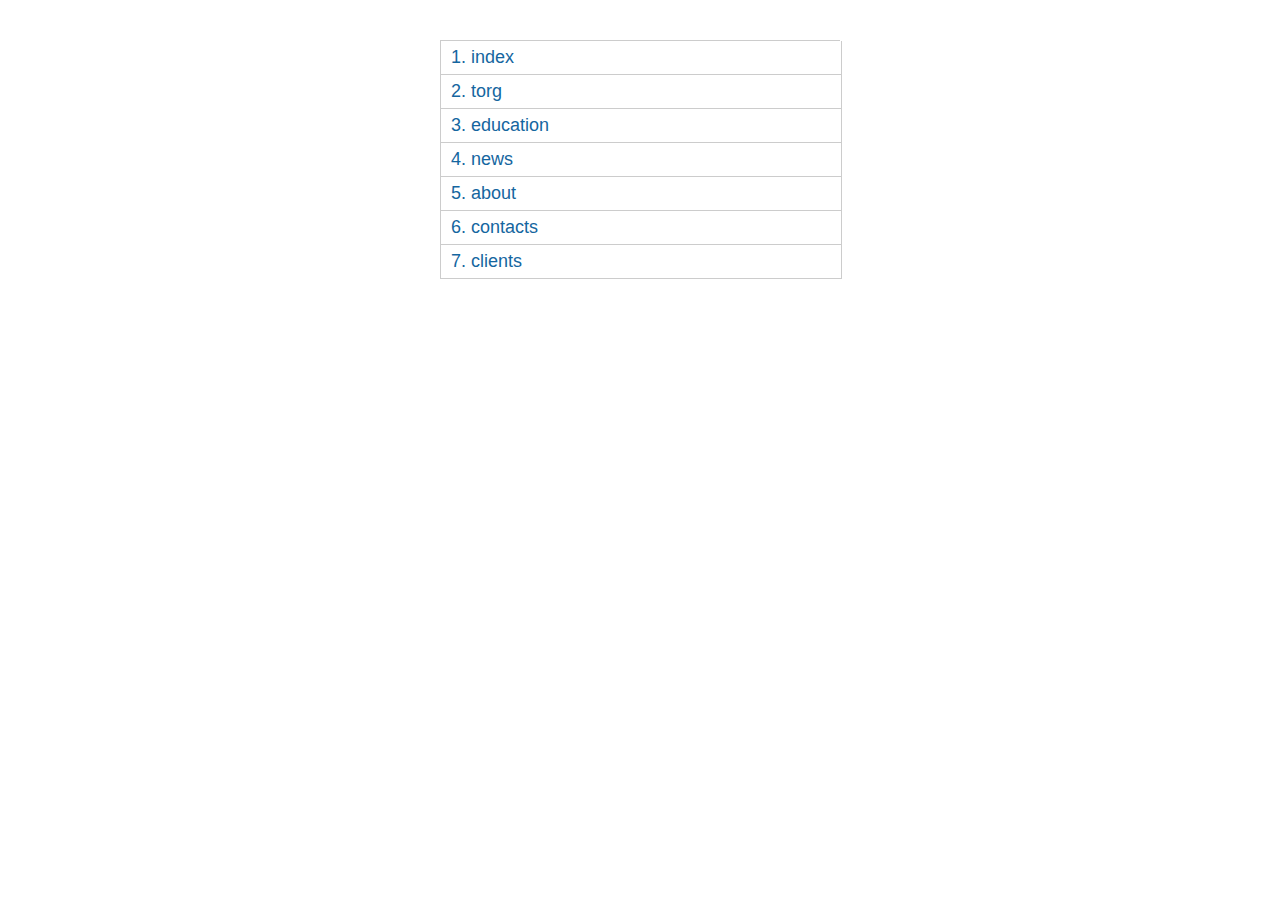
<file: map.html>
<!DOCTYPE html>
<!--[if lt IE 7]><html lang="ru" class="lt-ie9 lt-ie8 lt-ie7"><![endif]-->
<!--[if IE 7]><html lang="ru" class="lt-ie9 lt-ie8"><![endif]-->
<!--[if IE 8]><html lang="ru" class="lt-ie9"><![endif]-->
<!--[if gt IE 8]><!-->
<html lang="ru">
<!--<![endif]-->
<head>
	<meta charset="utf-8" />
	<title>Заголовок</title>
	<meta name="description" content="" />
	<meta http-equiv="X-UA-Compatible" content="IE=edge" />
	<meta name="viewport" content="width=device-width, initial-scale=1.0" />
</head>
<body>

	<div class="wrapper">
		<div class="count_pages">
			<ul> 
				<li><a href="index.html" target="_blanck">index</a></li>
				<li><a href="torg.html" target="_blanck">torg</a></li>
				<li><a href="education.html" target="_blanck">education</a></li>
				<li><a href="news.html" target="_blanck">news</a></li>
				<li><a href="about.html" target="_blanck">about</a></li>
				<li><a href="contacts.html" target="_blanck">contacts</a></li>
				<li><a href="clients.html" target="_blanck">clients</a></li>
			</ul> 
		</div> 
	</div>   
    
	<style>
		.count_pages a:before {
			counter-increment: list1;
			content: counter(list1) ". ";
		}
		.count_pages li {
			list-style: none;
			margin-bottom: 0px;
			border: 1px solid #ccc;
			border-top: none;
			width: 100%;
		}
		.count_pages {
			margin: 0;
			width: 400px;
			margin: auto;
			font-family: sans-serif;
			margin-top: 40px;
			max-width: 100%;
			border-top: 1px solid #ccc;
			counter-reset: list1;
			margin-bottom: 40px;
		}
		.count_pages ul {
			margin: 0;
			padding: 0;
		}
		.count_pages a {
			font-size: 18px;
			color: #15669F;
			text-decoration: none;
			display: block;
			padding: 6px 10px;
		}
	</style>
</body>
</html>
</file>
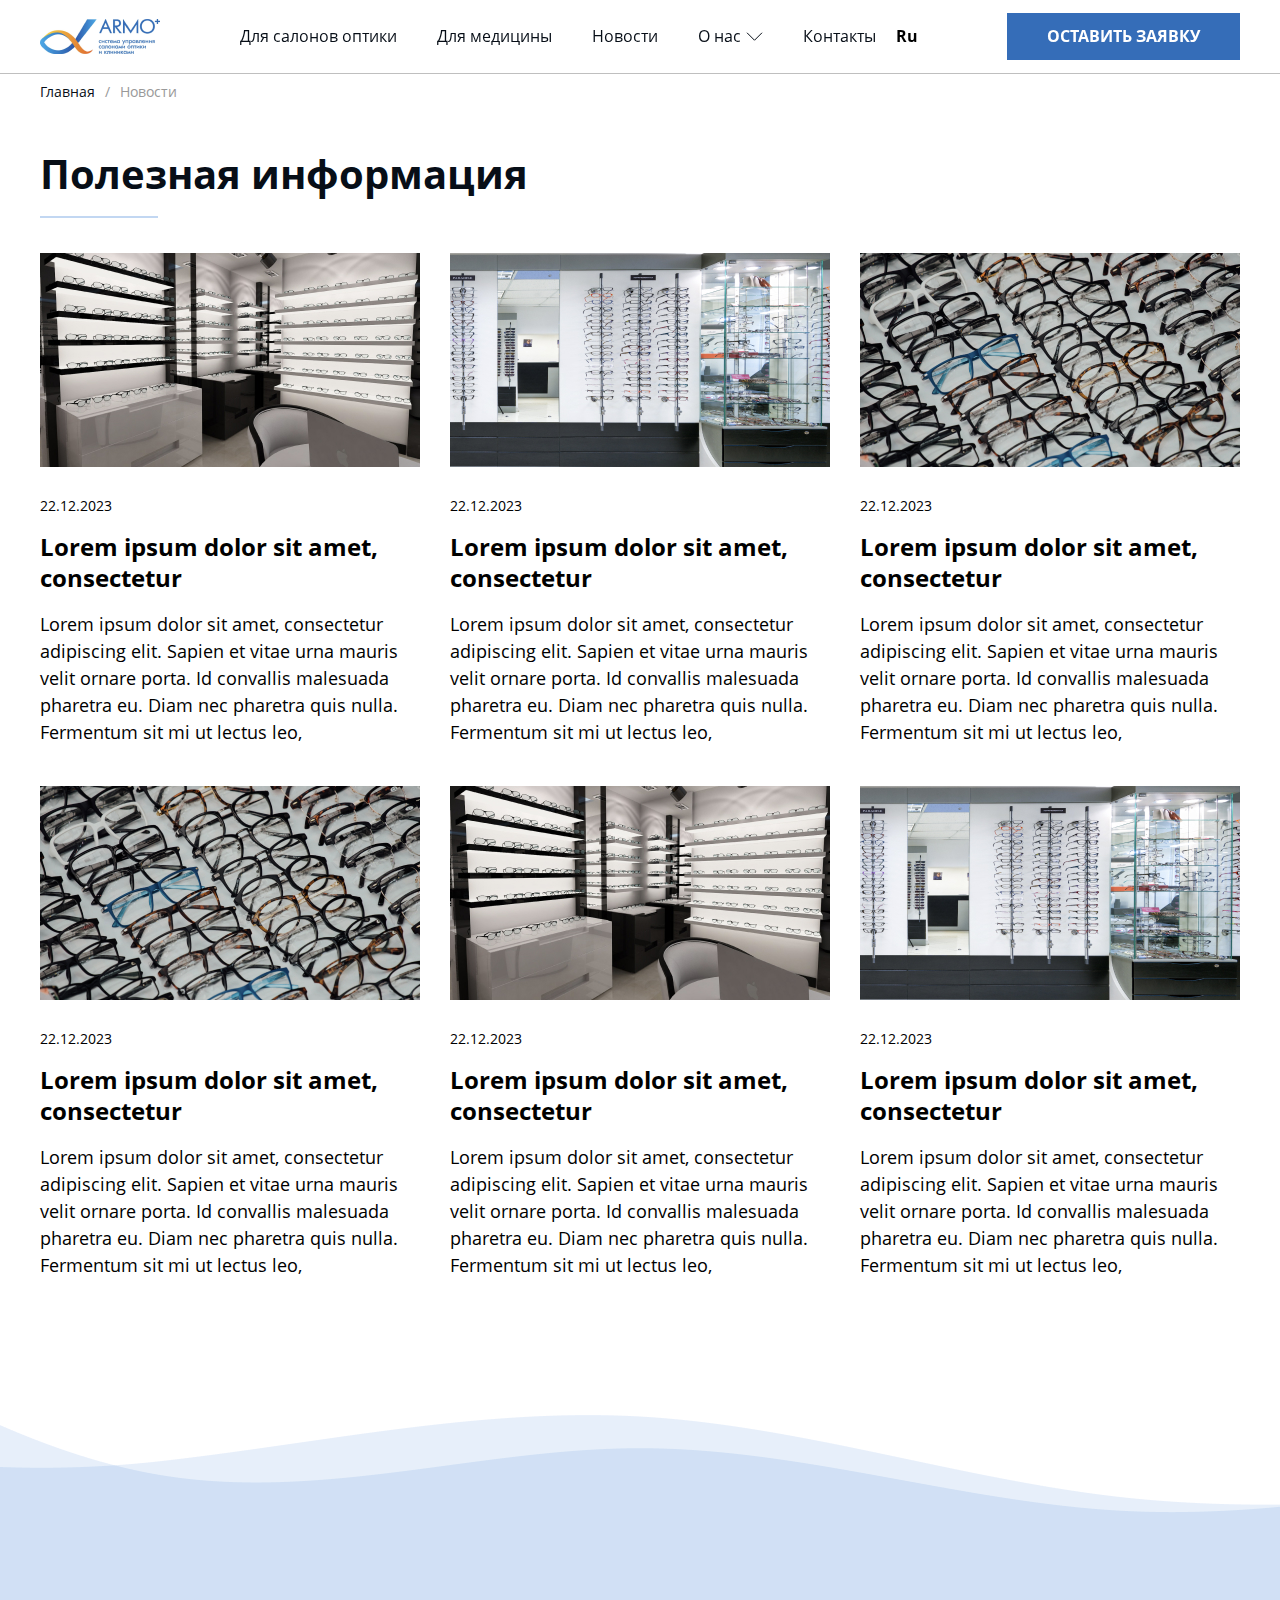
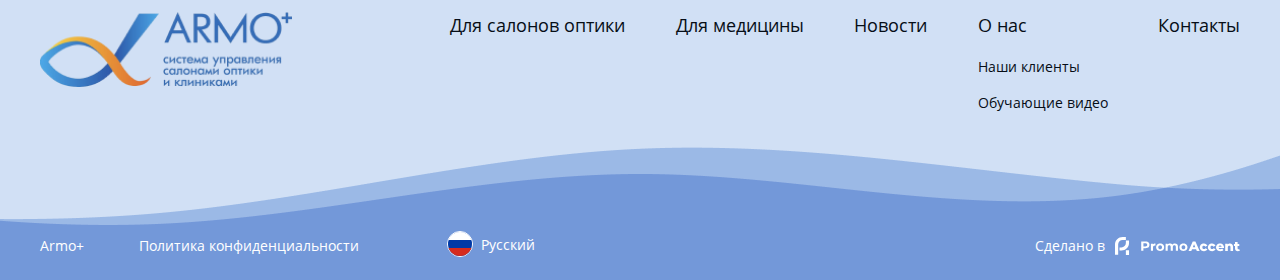
<file: news.html>
<!DOCTYPE html>
<!--[if lt IE 7]><html lang="ru" class="lt-ie9 lt-ie8 lt-ie7"><![endif]-->
<!--[if IE 7]><html lang="ru" class="lt-ie9 lt-ie8"><![endif]-->
<!--[if IE 8]><html lang="ru" class="lt-ie9"><![endif]-->
<!--[if gt IE 8]><!-->
<html lang="ru">
<!--<![endif]-->
<head>
	<meta charset="utf-8" />
	<title>Заголовок</title>
	<meta name="description" content="" />
	<meta http-equiv="X-UA-Compatible" content="IE=edge" />
	<meta name="viewport" content="width=device-width, initial-scale=1.0" />
	<meta name="format-detection" content="telephone=no" />
	<link rel="shortcut icon" href="favicon.png" />
	<link rel="stylesheet" href="libs/bootstrap/bootstrap-grid.css" />
	<link rel="stylesheet" href="libs/fontawesome-free-5.12.0-web/css/all.min.css" />
	<link rel="stylesheet" href="libs/fancybox/jquery.fancybox.css" />
	<link rel="stylesheet" href="libs/slick-1.5.9/slick/slick.css" />
	<link rel="stylesheet" href="libs/slick-1.5.9/slick/slick-theme.css" />
	<link rel="stylesheet" href="css/fonts.css" />
	<link rel="stylesheet" href="css/main.css?ver=1.4" />
	<link rel="stylesheet" href="css/media.css?ver=1.4" />
</head>
<body>
 
	<div class="wrapper">

		<header class="header">
			<div class="container">
				<div class="header__wrap">
					<a href="#" class="logo"> 
						<img src="img/logo.png" alt="alt">
					</a>
					<ul class="menu">
						<li><a href="index.html#sect-step1">Для салонов оптики</a></li>
						<li><a href="index.html#sect-step2">Для медицины</a></li>
						<li><a href="news.html">Новости</a></li>
						<li class="menu__haschild">
							<a href="about.html">О нас</a>
							<ul>
								<li><a href="clients.html">Наши клиенты</a></li>
								<li><a href="education.html">Обучающие видео</a></li>
							</ul>
						</li>
						<li><a href="contacts.html">Контакты</a></li>
					</ul>
					<div class="language-unit">
						<div class="language-unit__value">Ru</div>
					</div>
					<a href="#callback" class="btn-main fancybox">Оставить заявку</a>
					<span class="btn_nav">
						<span class='sandwich'>
							<span class='sw-topper'></span>
							<span class='sw-bottom'></span>
							<span class='sw-footer'></span>
						</span>
					</span>
				</div>
			</div>
			<div class="menu-mobile">
				<ul class="menu">
					<li><a href="index.html#sect-step1">Для салонов оптики</a></li>
					<li><a href="index.html#sect-step2">Для медицины</a></li>
					<li><a href="news.html">Новости</a></li>
					<li class="menu__haschild">
						<a href="about.html">О нас</a>
						<div class="menu__arrow"></div>
						<ul>
							<li><a href="clients.html">Наши клиенты</a></li>
							<li><a href="education.html">Обучающие видео</a></li>
						</ul>
					</li>
					<li><a href="contacts.html">Контакты</a></li>
				</ul>
				<div class="language-unit">
					<div class="language-unit__value">Ru</div>
				</div>
				<a href="#callback" class="btn-main fancybox">Оставить заявку</a>
			</div>
		</header>

		<div class="news">
			<div class="container">
				<ul class="breadcrumbs">
					<li><a href="index.html">Главная</a><span>/</span></li>
					<li>Новости</li>
				</ul>
				<h1 class="title-section">Полезная информация</h1>
				<div class="row row_news">
					<div class="col-lg-4 col-md-6">
						<div class="item-news">
							<div class="item-news__image">
								<img src="img/news1.jpg" alt="alt">
							</div>
							<div class="item-news__date">22.12.2023</div>
							<a href="#" class="title-min">Lorem ipsum dolor sit amet, consectetur</a>
							<p>Lorem ipsum dolor sit amet, consectetur adipiscing elit. Sapien et vitae urna mauris velit ornare porta. Id convallis malesuada pharetra eu. Diam nec pharetra quis nulla. Fermentum sit mi ut lectus leo, </p>
						</div>
					</div>
					<div class="col-lg-4 col-md-6">
						<div class="item-news">
							<div class="item-news__image">
								<img src="img/news2.jpg" alt="alt">
							</div>
							<div class="item-news__date">22.12.2023</div>
							<a href="#" class="title-min">Lorem ipsum dolor sit amet, consectetur</a>
							<p>Lorem ipsum dolor sit amet, consectetur adipiscing elit. Sapien et vitae urna mauris velit ornare porta. Id convallis malesuada pharetra eu. Diam nec pharetra quis nulla. Fermentum sit mi ut lectus leo, </p>
						</div>
					</div>
					<div class="col-lg-4 col-md-6">
						<div class="item-news">
							<div class="item-news__image">
								<img src="img/news3.jpg" alt="alt">
							</div>
							<div class="item-news__date">22.12.2023</div>
							<a href="#" class="title-min">Lorem ipsum dolor sit amet, consectetur</a>
							<p>Lorem ipsum dolor sit amet, consectetur adipiscing elit. Sapien et vitae urna mauris velit ornare porta. Id convallis malesuada pharetra eu. Diam nec pharetra quis nulla. Fermentum sit mi ut lectus leo, </p>
						</div>
					</div>
					<div class="col-lg-4 col-md-6">
						<div class="item-news">
							<div class="item-news__image">
								<img src="img/news3.jpg" alt="alt">
							</div>
							<div class="item-news__date">22.12.2023</div>
							<a href="#" class="title-min">Lorem ipsum dolor sit amet, consectetur</a>
							<p>Lorem ipsum dolor sit amet, consectetur adipiscing elit. Sapien et vitae urna mauris velit ornare porta. Id convallis malesuada pharetra eu. Diam nec pharetra quis nulla. Fermentum sit mi ut lectus leo, </p>
						</div>
					</div>
					<div class="col-lg-4 col-md-6">
						<div class="item-news">
							<div class="item-news__image">
								<img src="img/news1.jpg" alt="alt">
							</div>
							<div class="item-news__date">22.12.2023</div>
							<a href="#" class="title-min">Lorem ipsum dolor sit amet, consectetur</a>
							<p>Lorem ipsum dolor sit amet, consectetur adipiscing elit. Sapien et vitae urna mauris velit ornare porta. Id convallis malesuada pharetra eu. Diam nec pharetra quis nulla. Fermentum sit mi ut lectus leo, </p>
						</div>
					</div>
					<div class="col-lg-4 col-md-6">
						<div class="item-news">
							<div class="item-news__image">
								<img src="img/news2.jpg" alt="alt">
							</div>
							<div class="item-news__date">22.12.2023</div>
							<a href="#" class="title-min">Lorem ipsum dolor sit amet, consectetur</a>
							<p>Lorem ipsum dolor sit amet, consectetur adipiscing elit. Sapien et vitae urna mauris velit ornare porta. Id convallis malesuada pharetra eu. Diam nec pharetra quis nulla. Fermentum sit mi ut lectus leo, </p>
						</div>
					</div>
				</div>
			</div>
		</div>

		<footer class="footer">
			<div class="container">
				<div class="row">
					<div class="col-lg-4">
						<a href="#" class="logo">
							<img src="img/logo2.png" alt="alt">
						</a>
					</div>
					<div class="col-lg-8">
						<ul class="menu-footer">
							<li><a href="index.html#sect-step1">Для салонов оптики</a></li>
							<li><a href="index.html#sect-step2">Для медицины</a></li>
							<li><a href="news.html">Новости</a></li>
							<li>
								<a href="about.html">О нас</a>
								<ul>
									<li><a href="clients.html">Наши клиенты</a></li>
									<li><a href="education.html">Обучающие видео</a></li>
								</ul>
							</li>
							<li><a href="contacts.html">Контакты</a></li>
						</ul>
					</div>
				</div>
				<div class="footer__bottom">
					<p>Armo+</p>
					<a href="#" class="footer__policy">Политика конфиденциальности</a>
					<div class="language-unit">
						<div class="language-unit__value"><img src="img/ic_ru.svg" alt="alt">Русский</div>
					</div>
					<div class="copyright">Сделано в <a href="#"><img src="img/copy.svg" alt="alt"></a></div>
				</div>
			</div>
		</footer>
		
	</div>

	<div id="callback" class="modal-block">
		<div class="modal-wrap">
			<div class="title-min">Оставить заявку</div>
			<form>
				<div class="item-form">
					<input type="text" placeholder="Имя" required="required">
				</div>
				<div class="item-form">
					<input type="text" placeholder="Телефон" class="input-phone" required="required">
				</div>
				<div class="align-center">
					<button class="btn-main">Отправить</button>
				</div>
				<div class="text-min">Отправляя форму вы соглашаетесь на политику персональных данных</div>
			</form>
		</div>
	</div>

	<!--[if lt IE 9]>
	<script src="libs/html5shiv/es5-shim.min.js"></script>
	<script src="libs/html5shiv/html5shiv.min.js"></script>
	<script src="libs/html5shiv/html5shiv-printshiv.min.js"></script>
	<script src="libs/respond/respond.min.js"></script>
<![endif]-->
<script src="libs/jquery/jquery-1.11.1.min.js"></script>
<script src="libs/jquery-mousewheel/jquery.mousewheel.min.js"></script>
<script src="libs/fancybox/jquery.fancybox.pack.js"></script>
<script src="libs/slick-1.5.9/slick/slick.min.js"></script>
<script src="libs/scroll2id/PageScroll2id.min.js"></script>
<script src="libs/mask/jquery.maskedinput.js"></script>
<script src="libs/jQueryFormStyler-master/jquery.formstyler.min.js"></script>
<script src="js/common.js?ver=1.4"></script>
<!-- Yandex.Metrika counter --><!-- /Yandex.Metrika counter -->
<!-- Google Analytics counter --><!-- /Google Analytics counter -->
</body>
</html>
</file>
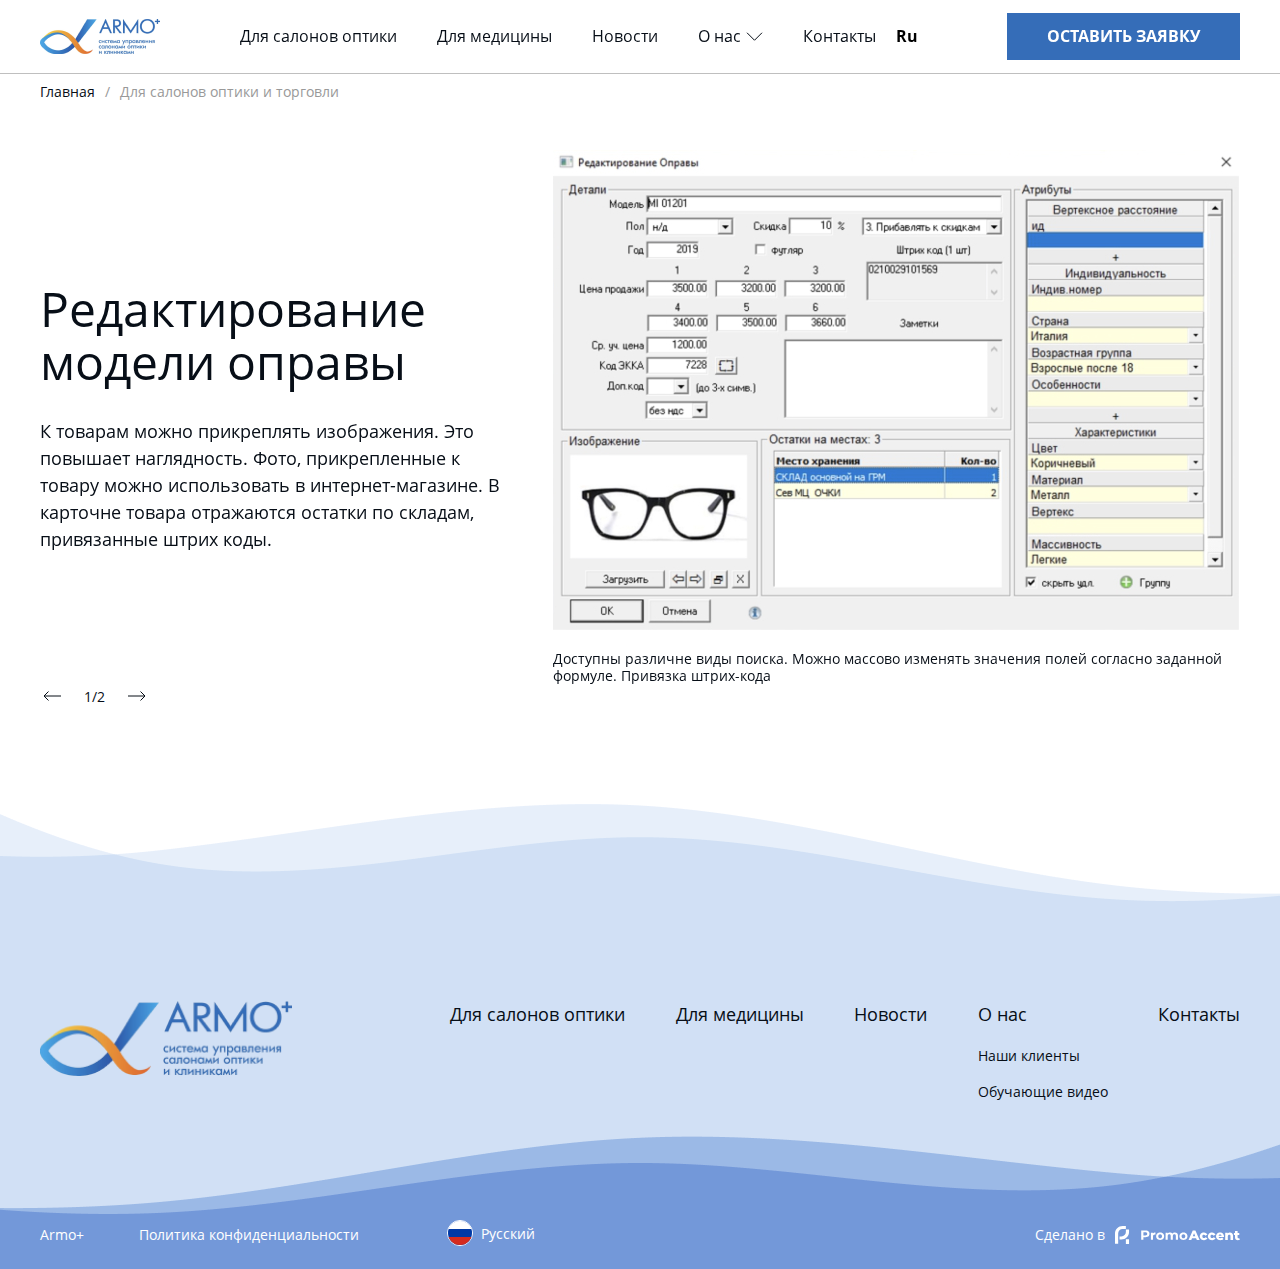
<file: torg.html>
<!DOCTYPE html>
<!--[if lt IE 7]><html lang="ru" class="lt-ie9 lt-ie8 lt-ie7"><![endif]-->
<!--[if IE 7]><html lang="ru" class="lt-ie9 lt-ie8"><![endif]-->
<!--[if IE 8]><html lang="ru" class="lt-ie9"><![endif]-->
<!--[if gt IE 8]><!-->
<html lang="ru">
<!--<![endif]-->
<head>
	<meta charset="utf-8" />
	<title>Заголовок</title>
	<meta name="description" content="" />
	<meta http-equiv="X-UA-Compatible" content="IE=edge" />
	<meta name="viewport" content="width=device-width, initial-scale=1.0" />
	<meta name="format-detection" content="telephone=no" />
	<link rel="shortcut icon" href="favicon.png" />
	<link rel="stylesheet" href="libs/bootstrap/bootstrap-grid.css" />
	<link rel="stylesheet" href="libs/fontawesome-free-5.12.0-web/css/all.min.css" />
	<link rel="stylesheet" href="libs/fancybox/jquery.fancybox.css" />
	<link rel="stylesheet" href="libs/slick-1.5.9/slick/slick.css" />
	<link rel="stylesheet" href="libs/slick-1.5.9/slick/slick-theme.css" />
	<link rel="stylesheet" href="css/fonts.css" />
	<link rel="stylesheet" href="css/main.css?ver=1.4" />
	<link rel="stylesheet" href="css/media.css?ver=1.4" />
</head>
<body>

	<div class="wrapper">

		<header class="header">
			<div class="container">
				<div class="header__wrap">
					<a href="#" class="logo"> 
						<img src="img/logo.png" alt="alt">
					</a>
					<ul class="menu">
						<li><a href="index.html#sect-step1">Для салонов оптики</a></li>
						<li><a href="index.html#sect-step2">Для медицины</a></li>
						<li><a href="news.html">Новости</a></li>
						<li class="menu__haschild">
							<a href="about.html">О нас</a>
							<ul>
								<li><a href="clients.html">Наши клиенты</a></li>
								<li><a href="education.html">Обучающие видео</a></li>
							</ul>
						</li>
						<li><a href="contacts.html">Контакты</a></li>
					</ul>
					<div class="language-unit">
						<div class="language-unit__value">Ru</div>
					</div>
					<a href="#callback" class="btn-main fancybox">Оставить заявку</a>
					<span class="btn_nav">
						<span class='sandwich'>
							<span class='sw-topper'></span>
							<span class='sw-bottom'></span>
							<span class='sw-footer'></span>
						</span>
					</span>
				</div>
			</div>
			<div class="menu-mobile">
				<ul class="menu">
					<li><a href="index.html#sect-step1">Для салонов оптики</a></li>
					<li><a href="index.html#sect-step2">Для медицины</a></li>
					<li><a href="news.html">Новости</a></li>
					<li class="menu__haschild">
						<a href="about.html">О нас</a>
						<div class="menu__arrow"></div>
						<ul>
							<li><a href="clients.html">Наши клиенты</a></li>
							<li><a href="education.html">Обучающие видео</a></li>
						</ul>
					</li>
					<li><a href="contacts.html">Контакты</a></li>
				</ul>
				<div class="language-unit">
					<div class="language-unit__value">Ru</div>
				</div>
				<a href="#callback" class="btn-main fancybox">Оставить заявку</a>
			</div>
		</header>

		<div class="torg">
			<div class="container">
				<ul class="breadcrumbs">
					<li><a href="index.html">Главная</a><span>/</span></li>
					<li>Для салонов оптики и торговли</li>
				</ul>
				<ul class="slider-main">
					<li>
						<div class="row align-items-center">
							<div class="col-lg-5">
								<h2 class="title-page">Редактирование модели оправы</h2>
								<p>К товарам можно прикреплять изображения. Это повышает наглядность. Фото, прикрепленные к товару можно использовать в интернет-магазине. В карточне товара отражаются остатки по складам, привязанные штрих коды.</p>
							</div>
							<div class="col-lg-7">
								<div class="image">
									<img src="img/slide_img1.jpg" alt="alt">
								</div>
								<div class="text-small">Доступны различне виды поиска. Можно массово изменять значения полей согласно заданной формуле. Привязка штрих-кода</div>
							</div>
						</div>
					</li>
					<li>
						<div class="row align-items-center">
							<div class="col-lg-5">
								<h2 class="title-page">Справочники</h2>
								<p>Для каждого направления есть справочники. В них храниться информация о номенклатуре, ценах, скидке, как считается скидка, и прочее.</p>
							</div>
							<div class="col-lg-7">
								<div class="image">
									<img src="img/slide_img2.jpg" alt="alt">
								</div>
								<div class="text-small">Доступны различне виды поиска. Можно массово изменять значения полей согласно заданной формуле. Привязка штрих-кода</div>
							</div>
						</div>
					</li>
				</ul>
				<div class="slider-controls">
					<div class="slider-count"></div>
				</div>
			</div>
		</div>

		<footer class="footer">
			<div class="container">
				<div class="row">
					<div class="col-lg-4">
						<a href="#" class="logo">
							<img src="img/logo2.png" alt="alt">
						</a>
					</div>
					<div class="col-lg-8">
						<ul class="menu-footer">
							<li><a href="index.html#sect-step1">Для салонов оптики</a></li>
							<li><a href="index.html#sect-step2">Для медицины</a></li>
							<li><a href="news.html">Новости</a></li>
							<li>
								<a href="about.html">О нас</a>
								<ul>
									<li><a href="clients.html">Наши клиенты</a></li>
									<li><a href="education.html">Обучающие видео</a></li>
								</ul>
							</li>
							<li><a href="contacts.html">Контакты</a></li>
						</ul>
					</div>
				</div>
				<div class="footer__bottom">
					<p>Armo+</p>
					<a href="#" class="footer__policy">Политика конфиденциальности</a>
					<div class="language-unit">
						<div class="language-unit__value"><img src="img/ic_ru.svg" alt="alt">Русский</div>
					</div>
					<div class="copyright">Сделано в <a href="#"><img src="img/copy.svg" alt="alt"></a></div>
				</div>
			</div>
		</footer>
		
	</div>

	<div id="callback" class="modal-block">
		<div class="modal-wrap">
			<div class="title-min">Оставить заявку</div>
			<form>
				<div class="item-form">
					<input type="text" placeholder="Имя" required="required">
				</div>
				<div class="item-form">
					<input type="text" placeholder="Телефон" class="input-phone" required="required">
				</div>
				<div class="align-center">
					<button class="btn-main">Отправить</button>
				</div>
				<div class="text-min">Отправляя форму вы соглашаетесь на политику персональных данных</div>
			</form>
		</div>
	</div>

	<!--[if lt IE 9]>
	<script src="libs/html5shiv/es5-shim.min.js"></script>
	<script src="libs/html5shiv/html5shiv.min.js"></script>
	<script src="libs/html5shiv/html5shiv-printshiv.min.js"></script>
	<script src="libs/respond/respond.min.js"></script>
<![endif]-->
<script src="libs/jquery/jquery-1.11.1.min.js"></script>
<script src="libs/jquery-mousewheel/jquery.mousewheel.min.js"></script>
<script src="libs/fancybox/jquery.fancybox.pack.js"></script>
<script src="libs/slick-1.5.9/slick/slick.min.js"></script>
<script src="libs/scroll2id/PageScroll2id.min.js"></script>
<script src="libs/mask/jquery.maskedinput.js"></script>
<script src="libs/jQueryFormStyler-master/jquery.formstyler.min.js"></script>
<script src="js/common.js?ver=1.4"></script>
<!-- Yandex.Metrika counter --><!-- /Yandex.Metrika counter -->
<!-- Google Analytics counter --><!-- /Google Analytics counter -->
</body>
</html>
</file>
<file: css/fonts.css>
@font-face {
font-family: 'Open Sans';
src: url('../fonts/OpenSans-Light.eot');
src: url('../fonts/OpenSans-Light.eot?#iefix') format('embedded-opentype'),
url('../fonts/OpenSans-Light.woff') format('woff'),
url('../fonts/OpenSans-Light.ttf') format('truetype');
font-weight: 300;
font-style: normal;
}
@font-face {
font-family: 'Open Sans';
src: url('../fonts/OpenSans-Regular.eot');
src: url('../fonts/OpenSans-Regular.eot?#iefix') format('embedded-opentype'),
url('../fonts/OpenSans-Regular.woff') format('woff'),
url('../fonts/OpenSans-Regular.ttf') format('truetype');
font-weight: normal;
font-style: normal;
}
@font-face {
font-family: 'Open Sans';
src: url('../fonts/OpenSans-Bold.eot');
src: url('../fonts/OpenSans-Bold.eot?#iefix') format('embedded-opentype'),
url('../fonts/OpenSans-Bold.woff') format('woff'),
url('../fonts/OpenSans-Bold.ttf') format('truetype');
font-weight: 700;
font-style: normal;
}
@font-face {
    font-family: 'Jost';
    src: local('Jost SemiBold'), local('Jost-SemiBold'),
        url('../fonts/Jost-SemiBold.woff2') format('woff2'),
        url('../fonts/Jost-SemiBold.woff') format('woff'),
        url('../fonts/Jost-SemiBold.ttf') format('truetype');
    font-weight: 600;
    font-style: normal;
  }
  @font-face {
    font-family: 'Archivo';
    src: local('Archivo Bold'), local('Archivo-Bold'),
        url('../fonts/Archivo-Bold.woff2') format('woff2'),
        url('../fonts/Archivo-Bold.woff') format('woff'),
        url('../fonts/Archivo-Bold.ttf') format('truetype');
    font-weight: 700;
    font-style: normal;
  }
</file>
<file: css/main.css>
*::-webkit-input-placeholder {
	color: #070E17;
	opacity: 0.3;
}
*:-moz-placeholder {
	color: #070E17;
	opacity: 0.3;
}
*::-moz-placeholder { 
	color: #070E17;
	opacity: 0.3;
}
*:-ms-input-placeholder {
	color: #070E17;
	opacity: 0.3;
}

body input:focus:required:invalid,
body textarea:focus:required:invalid {
	
}
body input:required:valid,
body textarea:required:valid {
	
}
body {
	font-family: 'Open Sans';
	font-size: 18px;
	line-height: 27px;
	overflow-x: hidden;
	color: #070E17;
	margin: 0;
	background-color: #fff;  
} 
button {
	cursor: pointer;
}
button, input, optgroup, select, textarea {
	font-family: inherit;
}
h1,h2,h3,h4,h5,h6 {
	padding: 0;
	margin: 0;
	font-weight: normal;
}
.wrapper {
	padding-top: 73px;
	overflow: hidden;
}
a {
	text-decoration: none;
	outline: none;
}
* {
	outline: none !important;
}
ul {
	padding: 0;
	margin: 0;
}
ul li {
	list-style-type: none;
	outline: none;
}
img {
	outline: none;
	display: block;
}
p {
	padding: 0;
	margin: 0;
}
form {
	margin: 0;
}
.header {
	padding: 13px 0;
	font-size: 16px;
	box-shadow: 0px 1px 0px rgba(0, 0, 0, 0.25);
	position: fixed;
	top: 0;
	left: 0;
	width: 100%;
	background-color: #fff;
	z-index: 900;
}
.logo {
	display: inline-block;
}
.logo img {
	width: 120px;
	max-width: 100%;
}
.header__wrap {
	display: flex;
	align-items: center;
	justify-content: space-between;
}
.menu {
	display: flex;
	align-items: center;
	margin-left: auto;
}
.menu li {
	position: relative;
}
.menu a {
	padding: 7px 8px;
	margin: 0 12px;
	display: inline-flex;
	align-items: center;
	transition: all 0.3s;
	color: #070E17;
}
.menu__haschild > a::after {
	position: relative;
	content: " ";
	display: inline-block;
	top: 0;
	right: 0;
	width: 17px;
	height: 9px;
	margin-left: 5px;
	background-image: url(../img/arrow.svg);
	background-repeat: no-repeat;
	background-position: center;
}
.menu__haschild a:hover::after {
	filter: invert(1) sepia(0) saturate(1) hue-rotate(39deg) brightness(5);
}
.menu a:hover {
	color: #fff;
	background-color: #356DB8;
}
.menu li ul {
	position: absolute;
	top: 100%;
	left: 0;
	white-space: nowrap;
	border-bottom: 1px solid #d5d5d5;
	background-color: #fff;
	opacity: 0;
	visibility: hidden;
	transition: all 0.2s;
}
.menu li ul a {
	display: block;
}
.menu li:hover ul {
	visibility: visible;
	opacity: 1;
}
.btn-main {
	font-size: 16px;
	padding: 10px 40px;
	color: #fff;
	border: none;
	background-color: #356DB8;
	font-family: 'Open Sans';
	text-transform: uppercase;
	display: inline-flex;
	align-items: center;
	justify-content: center;
	text-align: center;
	transition: all 0.3s;
	font-weight: 600;
}
.btn-main:hover {
	background-color: #124b98;
}
.header__wrap .btn-main {
	margin-left: 30px;
}
.logo-big {
	margin-bottom: 24px;
}
.logo-big img {
	max-width: 100%;
	height: auto;
}
.title-middle {
	font-size: 29px;
	line-height: 39px;
	padding-bottom: 20px;
	margin-bottom: 30px;
	font-weight: 600;
	color: #346DBA;
	font-family: 'Jost';
	position: relative;
}
.title-section::after,
.title-middle::after {
	position: absolute;
	display: block;
	content: " ";
	width: 118px;
	height: 2px;
	bottom: 0;
	left: 0;
	background: linear-gradient(0deg, #C2D7F2, #C2D7F2), #FFFFFF;
}
.billbord {
	padding-top: 55px;
	padding-bottom: 335px;
	margin-bottom: -30px;
	position: relative;
	background-image: url(../img/bg_bottom.png);
	background-repeat: no-repeat;
	background-position: center bottom;
}
.billbord-image img {
	max-width: 100%;
}
.btn-main_white {
	background-color: transparent;
	color: #356DB8;
}
.btn-main_white:hover {
	background-color: #cee3ff;
}
.billbord__buttons .btn-main {
	margin-right: 32px;
}
.billbord__buttons .btn-main:last-child {
	margin-right: 0;
}
.billbord__buttons {
	margin-top: 35px;
	display: flex;
	align-self: center;
}
.billbord .title-middle {
	max-width: 529px;
}
.title-section {
	font-size: 40px;
	line-height: 48px;
	padding-bottom: 20px;
	margin-bottom: 35px;
	position: relative;
	font-weight: 700;
}
.item-step__head {
	margin-bottom: 30px;
	display: flex;
	align-items: center;
	justify-content: space-between;
}
.item-step__icon {
	height: 80px;
	width: 80px;
	display: flex;
	align-items: center;
	justify-content: center;
}
.item-step__icon img {
	max-width: 100%;
	max-height: 100%;
}
.item-step {
	padding: 20px 24px;
	margin-bottom: 30px;
	background-color: #F3F8FF;
	box-shadow: 2px 2px 8px rgba(53, 109, 184, 0.16);
	border-radius: 12px;
	background-image: url(../img/bg_step1.svg);
	background-repeat: no-repeat;
	background-position: center bottom;
	background-size: 100% auto;
	position: relative;
	transition: all 0.3s;
}
.item-step:hover {
	transform: translateY(-10px);
}
.item-step__number {
	font-size: 100px;
	margin-right: -24px;
	color: #c2d7f2;
}
.row_steps {
	margin-top: 35px;
}
.btn-main_page {
	height: 70px;
	background-color: #fff;
	color: #356DB8;
	border: 1px solid #356DB8;
}
.btn-main_page:hover {
	color: #fff;
	background-color: #356DB8;
}
.steps .btn-main_page {
	width: 100%;
	margin-top: 10px;
}
.steps {
	padding-bottom: 180px;
}
.partners {
	padding: 180px 0;
}
.item-partner {
	height: 150px;
	padding: 10px;
	display: flex;
	align-items: center;
	justify-content: center;
	border: 1px solid #C2D7F2;
}
.item-partner img {
	max-width: 100%;
	max-height: 100%;
}
.slider-partners .item-partner {
	margin: 0 15px;
}
.slider-partners {
	margin: 0 -15px;
	margin-top: 50px;
}
.slick-arrow {
	top: 50%;
	width: 40px;
	height: 40px;
}
.slick-prev {
	left: -45px;
}
.slick-next {
	right: -45px;
}
.slick-arrow:hover svg circle {
	fill: #fff;
}
.slick-arrow path,
.slick-arrow circle {
	transition: all 0.3s;
}
.language-unit__value {
	font-weight: 700;
	color: #000;
	cursor: pointer;
}
.language-unit {
	margin-right: auto;
}
.image img {
	max-width: 100%;
	height: auto;
}
.section-main {
	padding-top: 180px;
}
.item-number__value {
	font-size: 68px;
	margin-right: 15px;
	font-weight: 700;
}
.item-number {
	display: flex;
	align-items: center;
	color: #000000;
}
.title-min {
	font-size: 24px;
	line-height: 31px;
	font-weight: 700;
}
.partners_page {
	background-color: #fff;
	color: #070E17;
}
.partners_page .slick-arrow svg path {
	fill: #fff;
}
.partners_page .slick-arrow:hover svg circle {
	fill: #356DB8;
}
.section-main_blue {
	padding-bottom: 180px;
	color: #fff;
	background-color: #356DB8;
}
.item-step_page {
	background-image: url(../img/bg_step2.svg);
	background-color: #FAE9D7;
	box-shadow: 2px 2px 8px rgba(53, 109, 184, 0.16);
}
.item-step_page .item-step__number {
	color: #f0c79f;
}
.steps_page {
	padding-bottom: 0;
}
.item-integration {
	padding: 20px;
	margin-bottom: 30px;
	background-color: #F3F8FF;
	border-radius: 12px;
}
.item-integration .title-min {
	margin-bottom: 18px;
}
.item-integration__image {
	margin: 0 -20px;
	margin-top: 30px;
}
.item-integration__image img {
	max-width: 100%;
}
.row_integrations > div:nth-child(2) {
	padding-top: 175px;
}
.integrations {
	padding-bottom: 180px;
}
.clients .title-section {
	max-width: 600px;
}
.clients__right {
	padding-right: 70px;
}
#map {
	height: 420px;
	margin-top: 40px;
	width: 100%;
	background-color: #C2D7F2;
}
.item-news {
	color: #000;
}
.item-news__date {
	font-size: 14px;
	line-height: 17px;
	margin-bottom: 17px;
}
.item-news__image {
	height: 214px;
	margin-bottom: 30px;
	overflow: hidden;
	display: block;
}
.item-news__image img {
	width: 100%;
	height: 100%;
	object-fit: cover;
	font-family: 'object-fit: cover;';
	-webkit-transition: all 0.3s; 
	-o-transition: all 0.3s;
	transition: all 0.3s;
}
.item-news:hover .item-news__image img {
	transform: scale(1.05);
}
.item-news .title-min {
	margin-bottom: 18px;
	display: block;
	color: #000;
}
.row_news > div {
	margin-bottom: 40px;
}
.bottom-button {
	text-align: center;
}
.bottom-button .btn-main {
	width: 380px;
	padding: 0 20px;
	max-width: 100%;
}
.consultation-block {
	padding: 33px 35px;
	margin-top: 30px;
	background: rgba(194, 215, 242, 0.3);
	border-radius: 5px;
}
.item-form {
	margin-bottom: 20px;
}
.consultation-block .item-form {
	margin-bottom: 0;
}
.item-form input {
	height: 51px;
	font-size: 18px;
	line-height: 27px;
	padding: 0 23px;
	font-family: 'Open Sans';
	width: 100%;
	background: #FFFFFF;
	border: 1px solid #C2D7F2;
	border-radius: 5px;
	color: #070E17;
}
.btn-icon {
	width: 51px;
	height: 51px;
	background-color: #356DB8;
	border-radius: 5px;
	display: flex;
	align-items: center;
	justify-content: center;
	text-align: center;
	border: none;
	transition: all 0.3s;
}
.btn-icon:hover {
	background-color: #124b98;
}
.consultation-block__form {
	margin-bottom: 8px;
	display: flex;
}
.consultation-block .row {
	margin: 0 -10px;
}
.consultation-block .row > div {
	padding: 0 10px;
}
.consultation-block .btn-icon {
	margin-left: 20px;
	flex: none;
}
.text-min {
	font-size: 14px;
	line-height: 17px;
	color: #999999;
}
.social-list {
	display: flex;
	align-items: center;
	flex-wrap: wrap;
}
.social-list a {
	width: 45px;
	height: 45px;
	background: #F5FBFF;
	border-radius: 50%;
	display: flex;
	align-items: center;
	justify-content: center;
}
.social-list li {
	margin-right: 15px;
}
.social-list li:last-child {
	margin-right: 0;
}
.social-wrap {
	display: flex;
	align-items: center;
	justify-content: flex-end;
}
.social-wrap .text-min {
	flex: 1;
	max-width: 117px;
}
.footer {
	min-height: 851px;
	padding-bottom: 20px;
	margin-top: -290px;
	display: flex;
	flex-direction: column;
	justify-content: flex-end;
	background-image: url(../img/bg_footer.png);
	background-repeat: no-repeat;
	background-position: center;
	background-size: cover;
}
.footer .logo img {
	width: 252px;
}
.footer__wrap {
	display: flex;
}
.menu-footer {
	display: flex;
	justify-content: space-between;
}
.menu-footer a {
	border-bottom: 1px solid transparent;
	color: #070E17;
	transition: all 0.3s;
}
.menu-footer a:hover {
	border-color: #070E17;
}
.menu-footer ul {
	font-size: 14px;
	line-height: 16px;
}
.menu-footer ul li {
	margin-top: 20px;
}
.footer__bottom {
	font-size: 14px;
	line-height: 17px;
	margin-top: 120px;
	color: #fff;
	display: flex;
	align-items: center;
	justify-content: space-between;
}
.footer__bottom a {
	color: #fff;
}
.copyright {
	display: inline-flex;
	align-items: center;
	margin-left: auto;
}
.copyright a {
	margin-left: 10px;
}
.footer__policy {
	margin-left: 55px;
	margin-right: 88px;
	display: inline-block;
}
.footer .language-unit__value {
	color: #fff;
	font-weight: 400;
	display: inline-flex;
	align-items: center;
}
.footer .language-unit__value img {
	border-radius: 50%;
	margin-right: 8px;
	border: 1px solid #fff;
}
.slick-dots li button:before {
	display: none;
}
.slick-dots li button {
	width: 10px;
	height: 10px;
	border: 2px solid #C2D7F2;
	padding: 0;
	transition: all 0.3s;
}
.slick-dots li {
	width: 10px;
	height: 10px;
}
.slick-dots li button:hover,
.slick-dots li.slick-active button {
	background-color: #356DB8;
	border-color: #356DB8;
}
.section-main_blue .slick-dots li button:hover, 
.section-main_blue .slick-dots li.slick-active button {
	background-color: #fff;
	border-color: #fff;
}
/*Style Sandwich*/
.btn_nav {
	border: none;
	z-index: 60;
	display: none;
	-webkit-transition: all 0.3s;
	-o-transition: all 0.3s;
	transition: all 0.3s;
	vertical-align: middle;
	position: relative;
}
.btn_nav:hover {
	opacity: 1;
} 
.sandwich span {
	display: block;
}
.sandwich {
	width: 30px;
	height:28px;
	margin: auto;
	display: -webkit-flex;
	display: -moz-flex;
	display: -ms-flex;
	display: -o-flex;
	display: flex;
	flex-direction: column;
	align-items: flex-end;
	z-index: 20;
	cursor: pointer;
}
.sw-topper {
	position: relative;
	top: 4px;
	width: 29px;
	height: 2px;
	display: block;
	margin: 0 auto;
	background-color: #356DB8;
	border: medium none;
	transition: transform 0.5s, top 0.2s;
	/* transition-delay: 0.2s, 0s; */
}
.sw-bottom {
	position: relative;
	top: 10px;
	width: 29px;
	height: 2px;
	display: block;
	margin: 0 auto;
	background-color: #356DB8;
	border: medium none;
	transition: transform 0.5s, top 0.2s;
	transition-delay: 0.2s, 0s;
}
.sw-footer {
	position: relative;
	top: 17px;
	width: 29px;
	height: 2px;
	display: block;
	background-color: #356DB8;
	border: medium none;
	transition: all 0.5s;
	transition-delay: 0.1s;
}
.sandwich.active .sw-topper {
	top: 12px;
	transform: rotate(45deg);
}
.sandwich.active .sw-bottom {
	opacity: 0;
}
.sandwich.active .sw-footer {
	top:8px;
	width: 30px;
	transform: rotate(-45deg);
}

/*End Sandwich*/
.breadcrumbs {
	font-size: 14px;
	line-height: 17px;
	padding-top: 10px;
	color: #999999;
	display: flex;
	align-items: center;
	flex-wrap: wrap;
}
.breadcrumbs a {
	color: #070E17;
	transition: all 0.3s;
	border-bottom: 1px solid transparent;
}
.breadcrumbs a:hover {
	border-color: #070E17;
}
.breadcrumbs span {
	margin: 0 10px;
}
.title-page {
	font-size: 48px;
	line-height: 53px;
	padding-bottom: 30px;
}
.slider-main {
	margin-top: 50px;
}
.text-small {
	font-size: 14px;
	line-height: 17px;
}
.slider-main .image {
	margin-bottom: 20px;
}
.slider-controls .slick-arrow {
	width: 24px;
	height: 24px;
	position: relative;
	top: 0;
	left: 0;
	right: 0;
	bottom: 0;
	transform: none;
	display: flex;
	align-items: center;
	justify-content: center;
}
.slider-controls {
	display: flex;
	align-items: center;
}
.slider-count {
	font-size: 14px;
	line-height: 17px;
	margin: 0 20px;
}
.item-education {
	margin-top: 60px;
	color: #070E17;
	display: block;
}
.item-education__image {
	height: 286px;
	margin-bottom: 20px;
	border: 1px solid #356DB8;
	position: relative;
	display: block;
}
.item-education__image img {
	width: 100%;
	height: 100%;
	object-fit: cover;
	font-family: 'object-fit: cover;';
	-webkit-transition: all 0.3s; 
	-o-transition: all 0.3s;
	transition: all 0.3s;
}
.item-education__image::after {
	position: absolute;
	display: block;
	content: " ";
	width: 100%;
	height: 100%;
	top: 0;
	left: 0;
	background: linear-gradient(0deg, rgba(0, 0, 0, 0.3), rgba(0, 0, 0, 0.3));
	background-repeat: no-repeat;
	background-position: center;
	transition: all 0.3s;
	opacity: 0;
}
.item-education__image::before {
	position: absolute;
	display: block;
	content: " ";
	width: 100%;
	height: 100%;
	top: 0;
	left: 0;
	background-image: url(../img/play.svg);
	background-repeat: no-repeat;
	background-position: center;
	z-index: 2;
	transition: all 0.3s;
	opacity: 0;
}
.item-education:hover .item-education__image::after,
.item-education:hover .item-education__image::before {
	opacity: 1;
}
.news .title-section {
	padding-top: 50px;
}
.title-block {
	font-size: 32px;
	line-height: 42px;
	padding-bottom: 10px;
	margin-bottom: 30px;
	border-bottom: 2px #e69238 solid;
}
.about {
	padding-bottom: 180px;
}
.row_sertificat {
	margin-top: 90px;
}
.contacts .title-section {
	padding-bottom: 0;
	margin-bottom: 10px;
}
.contacts .title-section::after {
	display: none;
}

.contacts a.title-min {
	display: inline-block;
	color: #070E17;
}
.contacts .title-min {
	margin-bottom: 20px;
}
.contacts + .section-main {
	padding-top: 150px;
}
.row_contacts {
	margin-top: 60px;
}
.modal-block {
	display: none;
	color: #070E17;
}
.fancybox-skin {
	padding: 0 !important;
	background-color: transparent !important;
	box-shadow: none !important;
}
.fancybox-close {
	top: 12px;
	right: 14px;
	border-radius: 50%;
	display: flex;
	align-items: center;
	justify-content: center;
	text-align: center; 
	font-size: 22px;
	color: #383838;
	background-image: none !important;
	-moz-osx-font-smoothing: grayscale;
	-webkit-font-smoothing: antialiased;
	font-style: normal;
	font-variant: normal;
	text-rendering: auto;
	line-height: 1;
	font-weight: 400;
	font-family: "Font Awesome 5 Pro";
}
.fancybox-close::before {
	content: "\f057";
}
.fancybox-inner {
	overflow: visible !important;
}
.modal-wrap {
	padding: 50px 35px;
	width: 400px;
	max-width: 100%;
	margin: 0 auto;
	background: #edf3fb;
	border-radius: 5px;
}
.modal-wrap .title-min {
	padding-bottom: 20px;
	text-align: center;
}
.align-center {
	text-align: center;
}
.modal-wrap .text-min {
	padding-top: 16px;
}
.billbord + .section-main {
	margin-top: -180px;
}
</file>
<file: css/media.css>
/*==========  Desktop First Method  ==========*/
@media only screen and (max-width : 1230px) {

}

/* Large Devices, Wide Screens */
@media only screen and (max-width : 1200px) {
	body {
		font-size: 16px;
		line-height: 24px;
	}
	.menu-footer ul {
		font-size: 12px;
		line-height: 14px;
	}
	.consultation-block {
		padding: 25px 15px;
	}
	.text-min {
		font-size: 12px;
		line-height: 16px;
	}
	.section-main {
		padding-top: 140px;
	}
	.title-min {
		font-size: 21px; 
		line-height: 28px;
	} 
	.partners,
	.steps,
	.integrations,
	.section-main_blue {
		padding-bottom: 140px; 
	}
	.item-number__value {
		font-size: 55px;
		margin-right: 11px;
	}
	.item-step {
		padding: 20px 11px;
	}
	.item-step__number {
		margin-right: -15px;
	}
	.btn-main {
		font-size: 14px;
		padding: 10px 30px;
	}
	.billbord {
		padding-bottom: 377px;
	}
	.menu a {
		padding: 6px 5px;
		margin: 0 4px;
	}
	.header__wrap .btn-main {
		margin-left: 13px;
	}
	.menu {
		font-size: 14px;
	}
	.title-page {
		font-size: 41px;
		line-height: 49px;
		padding-bottom: 25px;
	}
	.item-education__image {
		height: 210px;
	}
	.item-education {
		margin-top: 35px;
	}
}

/* Medium Devices, Desktops */
@media only screen and (max-width : 992px) {
	.header__wrap .menu {
		display: none;
	}
	.language-unit {
		margin-left: auto;
		margin-right: 0;
	}
	.billbord-image {
		display: none;
	}
	.billbord {
		padding-bottom: 235px;
	}
	.item-step {
		padding: 20px 25px;
		border-radius: 24px;
	}
	.partners, .steps, .integrations, .section-main_blue {
		padding-bottom: 90px;
	}
	.section-main {
		padding-top: 90px;
	}
	.slick-prev {
		left: 0;
	}
	.slick-next {
		right: 0;
	}
	.item-partner {
		height: 125px;
	}
	.item-number {
		margin-top: 20px;
	}
	.steps_page  {
		padding-bottom: 0;
	}
	.social-wrap {
		margin-top: 15px;
		justify-content: flex-start;
	}
	.menu-footer {
		margin-top: 20px;
	}
	.footer {
		min-height: 680px;
		margin-top: -230px;
	}
	.footer__bottom {
		font-size: 12px;
		line-height: 16px;
		margin-top: 65px;
	}
	.footer__policy {
		margin-left: 28px;
		margin-right: 48px;
	}
	.footer__bottom .language-unit {
		margin: 0;
	}
	.row_integrations > div:nth-child(2) {
		padding-top: 0;
	}
	.btn_nav {
		display: inline-block;
		margin-left: 20px;
	}
	.header__wrap .btn-main,
	.header__wrap .language-unit {
		display: none;
	}
	.menu-mobile {
		width: 100%;
		top: 100%;
		left: 0;
		height: 100vh;
		padding: 15px 15px;
		padding-bottom: 120px;
		display: none;
		overflow: auto;
		background-color: #fff;
		position: absolute;
	}
	.menu__haschild > a::after {
		position: absolute;
		right: 15px;
		top: 0;
		bottom: 0;
		margin: auto;
	}
	.menu li ul {
		padding-left: 15px;
		opacity: 1;
		visibility: visible;
		position: relative;
		display: none;
		border: none;
		transition: initial;
	}
	.menu a {
		margin: 0;
		padding: 10px;
		display: block;
		position: relative;
		border-bottom: 1px solid #070E17;
	}
	.menu {
		display: block;
	}
	.menu-mobile .language-unit {
		margin: 15px 0;
	}
	.slider-main .image {
		margin-top: 20px;
	}
	.slider-controls {
		margin-top: 20px;
	}
	.slider-main {
		margin-top: 0px;
	}
	.item-education__image {
		height: 250px;
	}
	.breadcrumbs {
		padding-bottom: 20px;
	}
	.news .title-section {
		padding-top: 0;
	}
	.row_sertificat {
		margin-top: 40px;
	}
	.row_sertificat .image {
		margin-bottom: 15px;
	}
	.about {
		padding-bottom: 100px;
	}
	.contacts + .section-main {
		padding-top: 60px;
	}
	.title-block {
		font-size: 25px;
		line-height: 35px;
	}
	.contacts .title-block {
		margin-top: 20px;
	}
	.row_contacts {
		margin-top: 0;
	}
	.menu__arrow {
		position: absolute;
		top: 0;
		right: 0;
		width: 40px;
		height: 45px;
		background-image: url(../img/arrow.svg);
		background-repeat: no-repeat;
		background-position: center;
		cursor: pointer;
		transition: all 0.3s;
	}
	.menu__haschild > a::after {
		display: none;
	}
	.menu__arrow.active {
		transform: rotate(180deg);
	}
}

/* Small Devices, Tablets */
@media only screen and (max-width : 768px) {
	.title-middle {
		font-size: 24px;
		line-height: 32px;
		padding-bottom: 15px;
		margin-bottom: 20px;
	}
	.billbord {
		padding-bottom: 70px;
		margin: 0;
		background-image: none;
	}
	.title-section {
		font-size: 30px;
		line-height: 40px;
		padding-bottom: 16px;
		margin-bottom: 20px;
	}
	.section-main {
		padding-top: 65px;
	}
	.slider-partners .item-partner {
		margin: 0 7px;
	}
	.slider-partners {
		margin: 0 -7px;
		margin-top: 20px;
	}
	#map {
		height: 380px;
	}
	.row_news > div {
		margin-top: 25px;
		margin-bottom: 0;
	}
	.bottom-button {
		padding-top: 30px;
	}
	.item-form input {
		font-size: 16px;
		line-height: 26px;
	}
	.consultation-block__form {
		display: block;
	}
	.item-form {
		margin-bottom: 20px;
	}
	.consultation-block .btn-icon {
		margin: 0;
		width: 100%;
	}
	.menu-footer {
		display: block;
	}
	.menu-footer ul {
		font-size: 14px;
		line-height: 16px;
	}
	.menu-footer ul li {
		margin-top: 12px;
	}
	.menu-footer > li {
		margin-bottom: 15px;
	}
	.footer__bottom {
		flex-wrap: wrap;
	}
	.copyright {
		width: 100%;
		margin-top: 10px;
	}
	.footer__bottom {
		margin-top: 10px;
	}
	.footer {
		padding-top: 40px;
		min-height: initial;
		min-height: 480px;
		background-size: 1920px auto;
		background-position: left 40% bottom;
		margin-top: 30px;
	}
	.item-education__image {
		height: 285px;
	}
	.about {
		padding-bottom: 50px;
	}
	.contacts br + br {
		display: none;
	}
	.contacts + .section-main {
		padding-top: 40px;
	}
	.title-block {
		font-size: 21px;
		line-height: 31px;
		margin-bottom: 20px;
	}
	.billbord + .section-main {
		margin-top: 0;
		padding-top: 0;
	}
}

/* Extra Small Devices, Phones */
@media only screen and (max-width : 480px) {
	.header__wrap .btn-main {
		display: none;
	}
	.billbord {
		padding-top: 40px;
		padding-bottom: 45px;
	}
	body {
		font-size: 14px;
		line-height: 23px;
	}
	.title-middle {
		font-size: 20px;
		line-height: 28px;
	}
	.billbord__buttons .btn-main {
		margin-right: 0px;
		flex: 1;
		margin: 0 1px;
		font-size: 13px;
		padding: 10px 10px;
	}
	.billbord__buttons {
		margin-top: 20px;
	}
	.title-section {
		font-size: 25px;
		line-height: 35px;
	}
	.item-step {
		border-radius: 16px;
	}
	.partners, .steps, .integrations, .section-main_blue {
		padding-bottom: 60px;
	}
	.section-main {
		padding-top: 55px;
	}
	.slick-dots {
		bottom: -35px;
	}
	.item-partner {
		height: 94px;
	}
	.title-min {
		font-size: 17px;
		line-height: 25px;
	}
	.item-number__value {
		font-size: 45px;
		margin-right: 11px;
	}
	.item-step__head {
		margin-bottom: 13px;
	}
	.steps_page {
		padding-bottom: 0;
	}
	#map {
		height: 350px;
	}
	.item-news__image {
		margin-bottom: 20px;
	}
	.item-news__date {
		font-size: 13px;
		line-height: 16px;
		margin-bottom: 11px;
	}
	.item-news .title-min {
		margin-bottom: 12px;
	}
	.footer__policy {
		margin-left: 0;
		margin-right: 0px;
	}
	.menu-footer ul {
		font-size: 12px;
		line-height: 15px;
	}
	.footer .logo img {
		width: 205px;
	}
	.footer {
		min-height: 459px;
		background-size: 1880px auto;
	}
	.title-page {
		font-size: 35px;
		line-height: 42px;
		padding-bottom: 20px;
	}
	.clients_page  {
		padding-top: 0;
	}
	.modal-wrap {
		padding: 40px 20px;
	}
	.consultation-block .item-form {
		margin-bottom: 20px;
	}
}

/* Custom, iPhone Retina */
@media only screen and (max-width : 320px) {

}


/*==========  Mobile First Method  ==========*/

/* Custom, iPhone Retina */
@media only screen and (min-width : 320px) {

}

/* Extra Small Devices, Phones */
@media only screen and (min-width : 480px) {

}

/* Small Devices, Tablets */
@media only screen and (min-width : 768px) {

}

/* Medium Devices, Desktops */
@media only screen and (min-width : 992px) {
	.menu-mobile {
		display: none !important;
	}
}

/* Large Devices, Wide Screens */
@media only screen and (min-width : 1200px) {
	.container {
		max-width: 1230px;
	}
}
@media (min-width: 1600px) {
	.container {
		max-width: 1230px;
	}
}
</file>
<file: libs/jQueryFormStyler-master/demo/demo.css>
* {
	margin: 0;
	padding: 0;
}
body {
	overflow-y: scroll;
	padding: 83px 0 0;
	background: #F7F5F2;
	font: 15px/18px Arial, sans-serif;
	color: #333;
}
h1 {
	position: fixed;
	z-index: 1000;
	top: 0;
	left: 0;
	width: 100%;
	height: 70px;
	border-bottom: 1px solid #D0CFCE;
	background: #FFF;
	box-shadow: 0 2px 5px rgba(0,0,0,.05);
	font-size: 30px;
	line-height: 68px;
	color: #444;
	text-align: center;
}
h1 a {
	background: -webkit-linear-gradient(#08D 1px, #FFF 0) 0 31px;
	background:         linear-gradient(#08D 1px, #FFF 0) 0 31px;
	text-decoration: none;
	text-shadow: -1px 0 #FFF, -2px 0 #FFF, -3px 0 #FFF, 1px 0 #FFF, 2px 0 #FFF, 3px 0 #FFF;
}
h1 a:hover {
	background: -webkit-linear-gradient(#0AD 1px, #FFF 0) 0 31px;
	background:         linear-gradient(#0AD 1px, #FFF 0) 0 31px;
}
@media screen and (max-width: 620px) {
	h1 {
		font-size: 15px;
	}
	h1 a {
		background-position: 0 15px;
	}
}
h2 {
	margin: 0 0 10px;
	font-size: 23px;
	line-height: 1;
	color: #444;
}
a {
	color: #08D;
}
a:hover {
	color: #0AD;
}
code {
	padding: 0 3px 1px;
	border: 1px solid #E1E1E1;
	border-radius: 3px;
	background: #F6F6F6;
	color: #EA0000;
}
label {
	cursor: pointer;
}
p {
	margin: 0 0 15px;
}
small {
	font-size: 12px;
}
.wrapper {
	position: relative;
	width: 1000px;
	margin: 0 auto;
}
.wrapper:after {
	content: '';
	display: table;
	clear: both;
}
.menu {
	position: fixed;
	float: left;
	width: 284px;
	padding: 1px;
	border: 1px solid #D8D7D6;
	border-radius: 3px;
	background: #E8EDF1;
	background: #FFF;
}
@media screen and (max-width: 1000px) {
	.menu {
		position: absolute;
	}
}
.menu li {
	height: 36px;
	padding: 0 0 0 12px;
	border-top: 1px solid #F7F5F2;
	list-style: none;
	line-height: 36px;
	cursor: pointer;
}
.menu li:first-child {
	border-top: none;
	border-radius: 2px 2px 0 0;
}
.menu li:last-child {
	border-radius: 0 0 2px 2px;
}
.menu li:hover,
.menu li.current {
	color: #FFF;
}
.menu li.current {
	background: #F07E6F;
}
.menu li:hover {
	background: #EE6D5B;
}
.content {
	float: right;
	width: 700px;
}
.box {
	position: absolute;
	top: -2000px;
	left: 0;
	overflow: hidden;
	height: 100px;
}
.box.visible {
	position: static;
	overflow: visible;
	width: auto;
	height: auto;
}
.section {
	margin: 0 0 12px;
	padding: 20px 25px 22px;
	border: 1px solid #D8D7D6;
	border-radius: 3px;
	background: #FFF;
}
.section:after {
	content: '';
	display: table;
	clear: both;
}
.section.lh {
	padding: 12px 25px;
	line-height: 40px;
}
.sec {
	float: right;
	width: 290px;
}
.sec:first-child {
	float: left;
	width: 330px;
}

.number-plus-minus .jq-number {
	padding: 0 38px;
}
.number-plus-minus .jq-number__field {
	width: 60px;
}
.number-plus-minus .jq-number__field input {
	text-align: center;
}
.number-plus-minus .jq-number__spin {
	left: 0;
	height: 32px;
}
.number-plus-minus .jq-number__spin.plus {
	right: 0;
	left: auto;
}
.number-plus-minus .jq-number__spin:before {
	content: '';
	position: absolute;
	top: 15px;
	left: 10px;
	width: 12px;
	height: 2px;
	border: none;
	background: #666;
}
.number-plus-minus .jq-number__spin.minus:after {
	display: none;
}
.number-plus-minus .jq-number__spin.plus:after {
	top: 10px;
	left: 15px;
	width: 2px;
	height: 12px;
	border: none;
	background: #666;
}
.number-plus-minus .jq-number__spin:hover:before,
.number-plus-minus .jq-number__spin.plus:hover:after {
	background: #000;
}

.jq-selectbox {
	width: 250px;
}
.jq-selectbox.width-auto {
	width: auto;
}
.jq-selectbox.width-200 {
	width: 200px;
}
.maxheight .jq-selectbox__dropdown ul {
	max-height: 203px;
}
.showChanged .jq-selectbox.changed .jq-selectbox__select {
	box-shadow: 0 0 0 5px #CDFF9B;
}

.lang-en,
.lang-en .jq-selectbox__select-text {
	background: url([data-uri]) no-repeat 0 7px;
}
.lang-es,
.lang-es .jq-selectbox__select-text {
	background: url([data-uri]) no-repeat 0 7px;
}
.lang-de,
.lang-de .jq-selectbox__select-text {
	background: url([data-uri]) no-repeat 0 7px;
}
.lang-ru,
.lang-ru .jq-selectbox__select-text {
	background: url([data-uri]) no-repeat 0 7px;
}
.lang-fr,
.lang-fr .jq-selectbox__select-text {
	background: url([data-uri]) no-repeat 0 7px;
}
.lang .changed .jq-selectbox__select-text {
	padding-left: 25px;
}
.lang .jq-selectbox li {
	padding-left: 35px;
	background-position: 10px 6px;
}
.lang .jq-selectbox li:first-child {
	padding-left: 10px;
}

.jq-select-multiple.width-400 {
	width: 400px;
}

.buttons {
	float: right;
	width: 270px;
	text-align: right;
}
.button:not([disabled]) {
	height: 32px;
	margin: 3px 0 10px;
	padding: 0 13px;
	border: none;
	border-radius: 4px;
	outline: none;
	background: #EBEBEB;
	box-shadow: 0 1px rgba(0,0,0,.15);
	font: 14px/1 Arial, Tahoma, sans-serif;
	cursor: pointer;
}
.button::-moz-focus-inner {
	padding: 0;
	border: 0;
}
.button:not([disabled]):hover {
	background: #4EA7DC;
	box-shadow: 0 2px rgba(0,0,0,.15);
	color: #FFF;
}
.button:not([disabled]):active {
	position: relative;
	top: 1px;
	background: #2B95D5;
	box-shadow: none;
}
.button:after {
	content: '';
}
.lh .button {
	margin: 10px 0 0;
}
.jq-file {
	margin: 3px 0 0;
}
.color1 {
	background: #FFE8AA;
}
.color2 {
	background: #D2FFAA;
}
.css input,
.css textarea,
.css button {
	margin: 0 0 20px;
}
.css input[type='text'],
.css input[type='password'],
.css textarea {
	width: 375px;
}
.css input[type='number'] {
	width: 50px;
}
.css code {
	position: relative;
	top: 7px;
	vertical-align: top;
	margin-left: 6px;
}
</file>
